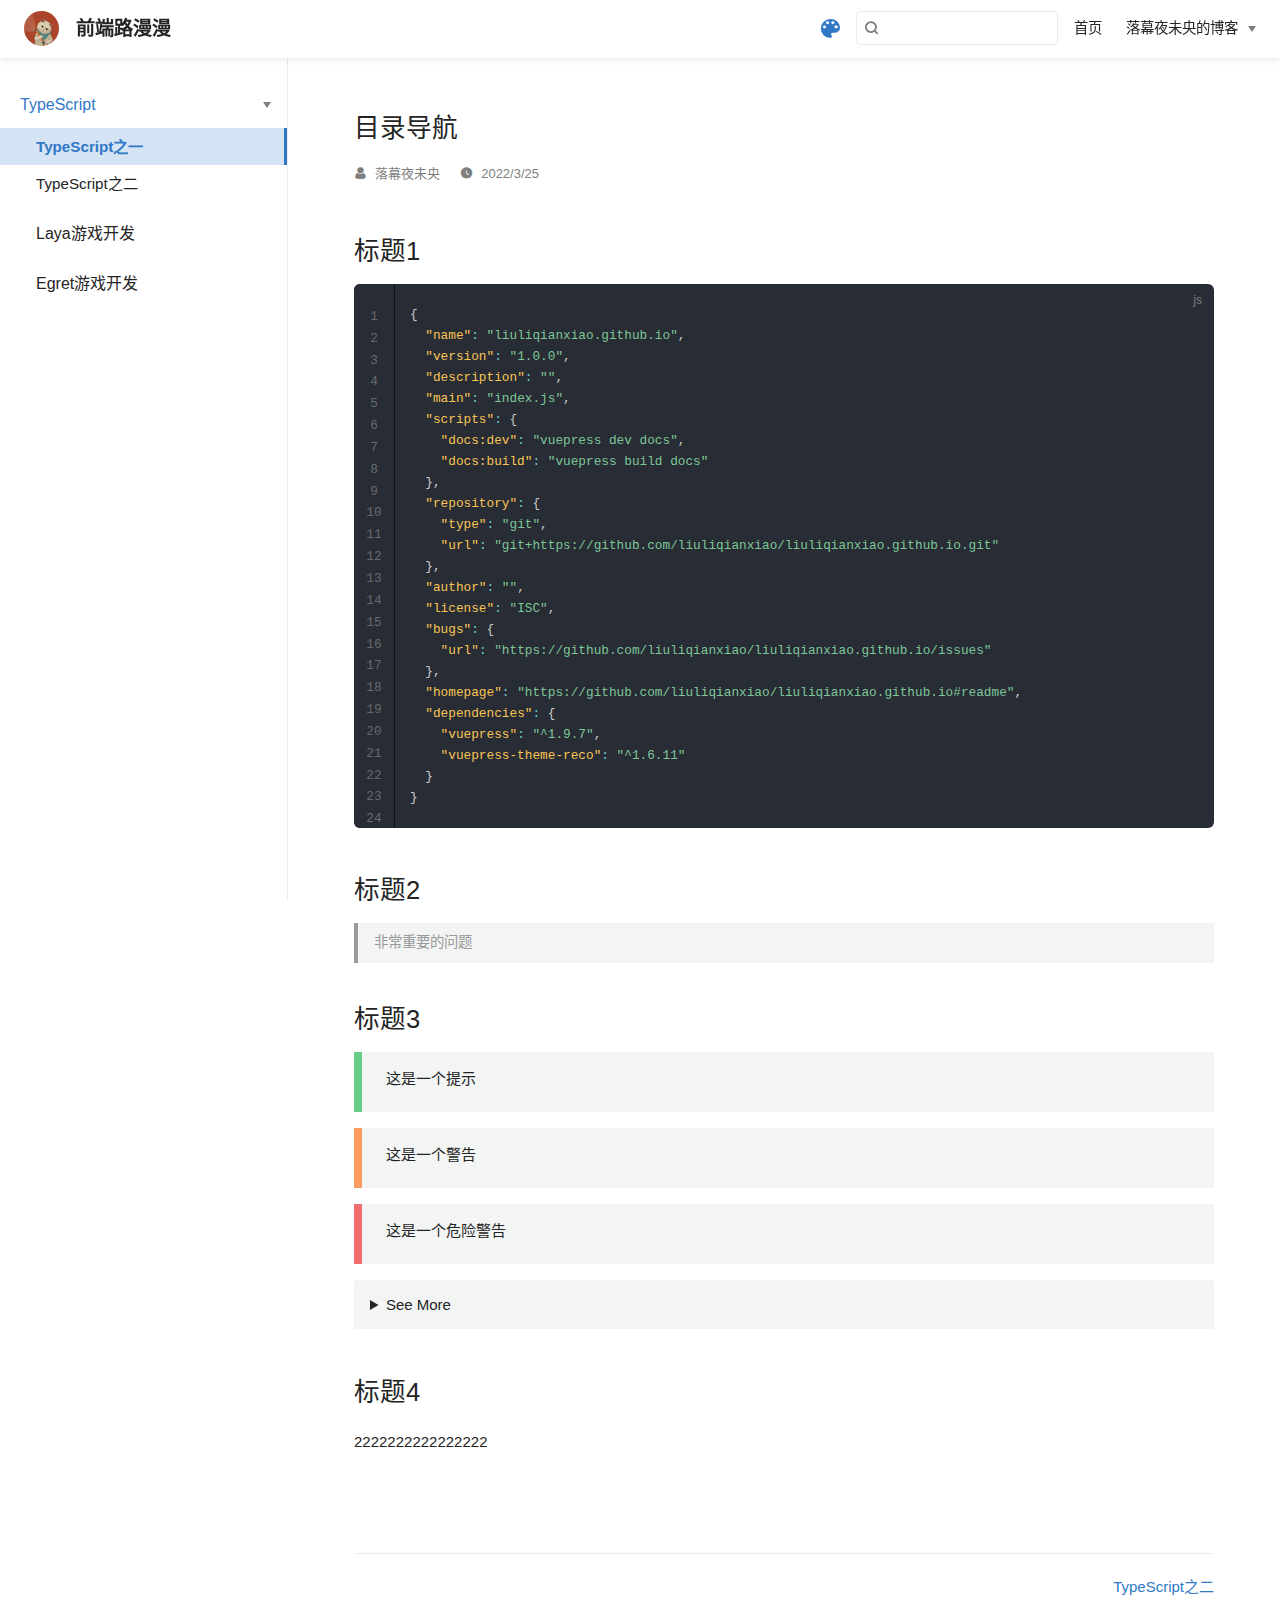
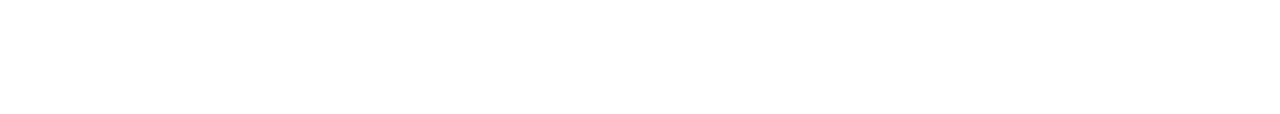
<file: index.html>
<!DOCTYPE html>
<html lang="zh-CN">
  <head>
    <meta charset="utf-8">
    <meta name="viewport" content="width=device-width,initial-scale=1">
    <title>前端路漫漫</title>
    <meta name="generator" content="VuePress 1.9.7">
    
    <meta name="description" content="TypeScript前端开发积累">
    
    <link rel="preload" href="/assets/css/0.styles.329dcc21.css" as="style"><link rel="preload" href="/assets/js/app.5ca8e1fa.js" as="script"><link rel="preload" href="/assets/js/3.d9dffe13.js" as="script"><link rel="preload" href="/assets/js/1.823b8826.js" as="script"><link rel="preload" href="/assets/js/12.eaddb934.js" as="script"><link rel="prefetch" href="/assets/js/10.39d8a2ac.js"><link rel="prefetch" href="/assets/js/11.d11e4c68.js"><link rel="prefetch" href="/assets/js/13.b3c1c47e.js"><link rel="prefetch" href="/assets/js/14.1a97a2e5.js"><link rel="prefetch" href="/assets/js/15.b276110c.js"><link rel="prefetch" href="/assets/js/4.9b1a3ab9.js"><link rel="prefetch" href="/assets/js/5.0f18707f.js"><link rel="prefetch" href="/assets/js/6.6c2418b1.js"><link rel="prefetch" href="/assets/js/7.cb87d11a.js"><link rel="prefetch" href="/assets/js/8.5095b810.js"><link rel="prefetch" href="/assets/js/9.6157eaed.js">
    <link rel="stylesheet" href="/assets/css/0.styles.329dcc21.css">
  </head>
  <body>
    <div id="app" data-server-rendered="true"><div class="theme-container" data-v-130b300a><div data-v-130b300a><div class="password-shadow password-wrapper-out" style="display:none;" data-v-25ba6db2 data-v-130b300a data-v-130b300a><h3 class="title" data-v-25ba6db2 data-v-25ba6db2>前端路漫漫</h3> <p class="description" data-v-25ba6db2 data-v-25ba6db2>TypeScript前端开发积累</p> <label id="box" class="inputBox" data-v-25ba6db2 data-v-25ba6db2><input type="password" value="" data-v-25ba6db2> <span data-v-25ba6db2>Konck! Knock!</span> <button data-v-25ba6db2>OK</button></label> <div class="footer" data-v-25ba6db2 data-v-25ba6db2><span data-v-25ba6db2><i class="iconfont reco-theme" data-v-25ba6db2></i> <a target="blank" href="https://vuepress-theme-reco.recoluan.com" data-v-25ba6db2>vuePress-theme-reco</a></span> <span data-v-25ba6db2><i class="iconfont reco-copyright" data-v-25ba6db2></i> <a data-v-25ba6db2><!---->
            
          <!---->
          2022
        </a></span></div></div> <div class="hide" data-v-130b300a><header class="navbar" data-v-130b300a><div class="sidebar-button"><svg xmlns="http://www.w3.org/2000/svg" aria-hidden="true" role="img" viewBox="0 0 448 512" class="icon"><path fill="currentColor" d="M436 124H12c-6.627 0-12-5.373-12-12V80c0-6.627 5.373-12 12-12h424c6.627 0 12 5.373 12 12v32c0 6.627-5.373 12-12 12zm0 160H12c-6.627 0-12-5.373-12-12v-32c0-6.627 5.373-12 12-12h424c6.627 0 12 5.373 12 12v32c0 6.627-5.373 12-12 12zm0 160H12c-6.627 0-12-5.373-12-12v-32c0-6.627 5.373-12 12-12h424c6.627 0 12 5.373 12 12v32c0 6.627-5.373 12-12 12z"></path></svg></div> <a href="/" aria-current="page" class="home-link router-link-exact-active router-link-active"><img src="/images/logo.jpg" alt="前端路漫漫" class="logo"> <span class="site-name">前端路漫漫</span></a> <div class="links"><div class="color-picker"><a class="color-button"><i class="iconfont reco-color"></i></a> <div class="color-picker-menu" style="display:none;"><div class="mode-options"><h4 class="title">Choose mode</h4> <ul class="color-mode-options"><li class="dark">dark</li><li class="auto active">auto</li><li class="light">light</li></ul></div></div></div> <div class="search-box"><i class="iconfont reco-search"></i> <input aria-label="Search" autocomplete="off" spellcheck="false" value=""> <!----></div> <nav class="nav-links can-hide"><div class="nav-item"><a href="/" aria-current="page" class="nav-link router-link-exact-active router-link-active"><i class="undefined"></i>
  首页
</a></div><div class="nav-item"><div class="dropdown-wrapper"><a class="dropdown-title"><span class="title"><i class="undefined"></i>
      落幕夜未央的博客
    </span> <span class="arrow right"></span></a> <ul class="nav-dropdown" style="display:none;"><li class="dropdown-item"><!----> <a href="https://github.com/liuliqianxiao" target="_blank" rel="noopener noreferrer" class="nav-link external"><i class="undefined"></i>
  Github
  <span><svg xmlns="http://www.w3.org/2000/svg" aria-hidden="true" focusable="false" x="0px" y="0px" viewBox="0 0 100 100" width="15" height="15" class="icon outbound"><path fill="currentColor" d="M18.8,85.1h56l0,0c2.2,0,4-1.8,4-4v-32h-8v28h-48v-48h28v-8h-32l0,0c-2.2,0-4,1.8-4,4v56C14.8,83.3,16.6,85.1,18.8,85.1z"></path> <polygon fill="currentColor" points="45.7,48.7 51.3,54.3 77.2,28.5 77.2,37.2 85.2,37.2 85.2,14.9 62.8,14.9 62.8,22.9 71.5,22.9"></polygon></svg> <span class="sr-only">(opens new window)</span></span></a></li><li class="dropdown-item"><!----> <a href="https://github.com/liuliqianxiao" target="_blank" rel="noopener noreferrer" class="nav-link external"><i class="undefined"></i>
  博客园
  <span><svg xmlns="http://www.w3.org/2000/svg" aria-hidden="true" focusable="false" x="0px" y="0px" viewBox="0 0 100 100" width="15" height="15" class="icon outbound"><path fill="currentColor" d="M18.8,85.1h56l0,0c2.2,0,4-1.8,4-4v-32h-8v28h-48v-48h28v-8h-32l0,0c-2.2,0-4,1.8-4,4v56C14.8,83.3,16.6,85.1,18.8,85.1z"></path> <polygon fill="currentColor" points="45.7,48.7 51.3,54.3 77.2,28.5 77.2,37.2 85.2,37.2 85.2,14.9 62.8,14.9 62.8,22.9 71.5,22.9"></polygon></svg> <span class="sr-only">(opens new window)</span></span></a></li></ul></div></div> <!----></nav></div></header> <div class="sidebar-mask" data-v-130b300a></div> <aside class="sidebar" data-v-130b300a><div class="personal-info-wrapper" data-v-39576ba9 data-v-130b300a><!----> <!----> <div class="num" data-v-39576ba9><div data-v-39576ba9><h3 data-v-39576ba9>2</h3> <h6 data-v-39576ba9>文章</h6></div> <div data-v-39576ba9><h3 data-v-39576ba9>0</h3> <h6 data-v-39576ba9>标签</h6></div></div> <ul class="social-links" data-v-39576ba9></ul> <hr data-v-39576ba9></div> <nav class="nav-links"><div class="nav-item"><a href="/" aria-current="page" class="nav-link router-link-exact-active router-link-active"><i class="undefined"></i>
  首页
</a></div><div class="nav-item"><div class="dropdown-wrapper"><a class="dropdown-title"><span class="title"><i class="undefined"></i>
      落幕夜未央的博客
    </span> <span class="arrow right"></span></a> <ul class="nav-dropdown" style="display:none;"><li class="dropdown-item"><!----> <a href="https://github.com/liuliqianxiao" target="_blank" rel="noopener noreferrer" class="nav-link external"><i class="undefined"></i>
  Github
  <span><svg xmlns="http://www.w3.org/2000/svg" aria-hidden="true" focusable="false" x="0px" y="0px" viewBox="0 0 100 100" width="15" height="15" class="icon outbound"><path fill="currentColor" d="M18.8,85.1h56l0,0c2.2,0,4-1.8,4-4v-32h-8v28h-48v-48h28v-8h-32l0,0c-2.2,0-4,1.8-4,4v56C14.8,83.3,16.6,85.1,18.8,85.1z"></path> <polygon fill="currentColor" points="45.7,48.7 51.3,54.3 77.2,28.5 77.2,37.2 85.2,37.2 85.2,14.9 62.8,14.9 62.8,22.9 71.5,22.9"></polygon></svg> <span class="sr-only">(opens new window)</span></span></a></li><li class="dropdown-item"><!----> <a href="https://github.com/liuliqianxiao" target="_blank" rel="noopener noreferrer" class="nav-link external"><i class="undefined"></i>
  博客园
  <span><svg xmlns="http://www.w3.org/2000/svg" aria-hidden="true" focusable="false" x="0px" y="0px" viewBox="0 0 100 100" width="15" height="15" class="icon outbound"><path fill="currentColor" d="M18.8,85.1h56l0,0c2.2,0,4-1.8,4-4v-32h-8v28h-48v-48h28v-8h-32l0,0c-2.2,0-4,1.8-4,4v56C14.8,83.3,16.6,85.1,18.8,85.1z"></path> <polygon fill="currentColor" points="45.7,48.7 51.3,54.3 77.2,28.5 77.2,37.2 85.2,37.2 85.2,14.9 62.8,14.9 62.8,22.9 71.5,22.9"></polygon></svg> <span class="sr-only">(opens new window)</span></span></a></li></ul></div></div> <!----></nav> <ul class="sidebar-links"><li><section class="sidebar-group collapsable depth-0"><a href="/TypeScript/" class="sidebar-heading clickable open"><span>TypeScript</span> <span class="arrow down"></span></a> <ul class="sidebar-links sidebar-group-items"><li><a href="/TypeScript/TypeScript之一.html" class="sidebar-link">TypeScript之一</a></li><li><a href="/TypeScript/TypeScript之二.html" class="sidebar-link">TypeScript之二</a></li></ul></section></li><li><a href="/Laya/" class="sidebar-link">Laya游戏开发</a></li><li><a href="/Egret/" class="sidebar-link">Egret游戏开发</a></li></ul> </aside> <div class="password-shadow password-wrapper-in" style="display:none;" data-v-25ba6db2 data-v-130b300a><h3 class="title" data-v-25ba6db2 data-v-25ba6db2></h3> <!----> <label id="box" class="inputBox" data-v-25ba6db2 data-v-25ba6db2><input type="password" value="" data-v-25ba6db2> <span data-v-25ba6db2>Konck! Knock!</span> <button data-v-25ba6db2>OK</button></label> <div class="footer" data-v-25ba6db2 data-v-25ba6db2><span data-v-25ba6db2><i class="iconfont reco-theme" data-v-25ba6db2></i> <a target="blank" href="https://vuepress-theme-reco.recoluan.com" data-v-25ba6db2>vuePress-theme-reco</a></span> <span data-v-25ba6db2><i class="iconfont reco-copyright" data-v-25ba6db2></i> <a data-v-25ba6db2><!---->
            
          <!---->
          2022
        </a></span></div></div> <div data-v-130b300a><main class="page" style="padding-right:0;"><section><div class="page-title"><h1 class="title"></h1> <div data-v-f875f3fc><!----> <!----> <!----> <!----></div></div> <div class="theme-reco-content content__default"><p>Hello,VuePress!</p></div></section> <footer class="page-edit"><!----> <!----></footer> <!----> <div class="comments-wrapper"><!----></div> <ul class="side-bar sub-sidebar-wrapper" style="width:0;" data-v-cb1513f6></ul></main> <!----></div></div></div></div><div class="global-ui"><div class="back-to-ceiling" style="right:1rem;bottom:6rem;width:2.5rem;height:2.5rem;border-radius:.25rem;line-height:2.5rem;display:none;" data-v-c6073ba8 data-v-c6073ba8><svg t="1574745035067" viewBox="0 0 1024 1024" version="1.1" xmlns="http://www.w3.org/2000/svg" p-id="5404" class="icon" data-v-c6073ba8><path d="M526.60727968 10.90185116a27.675 27.675 0 0 0-29.21455937 0c-131.36607665 82.28402758-218.69155461 228.01873535-218.69155402 394.07834331a462.20625001 462.20625001 0 0 0 5.36959153 69.94390903c1.00431239 6.55289093-0.34802892 13.13561351-3.76865779 18.80351572-32.63518765 54.11355614-51.75690182 118.55860487-51.7569018 187.94566865a371.06718723 371.06718723 0 0 0 11.50484808 91.98906777c6.53300375 25.50556257 41.68394495 28.14064038 52.69160883 4.22606766 17.37162448-37.73630017 42.14135425-72.50938081 72.80769204-103.21549295 2.18761121 3.04276886 4.15646224 6.24463696 6.40373557 9.22774369a1871.4375 1871.4375 0 0 0 140.04691725 5.34970492 1866.36093723 1866.36093723 0 0 0 140.04691723-5.34970492c2.24727335-2.98310674 4.21612437-6.18497483 6.3937923-9.2178004 30.66633723 30.70611158 55.4360664 65.4791928 72.80769147 103.21549355 11.00766384 23.91457269 46.15860503 21.27949489 52.69160879-4.22606768a371.15156223 371.15156223 0 0 0 11.514792-91.99901164c0-69.36717486-19.13165746-133.82216804-51.75690182-187.92578088-3.42062944-5.66790279-4.76302748-12.26056868-3.76865837-18.80351632a462.20625001 462.20625001 0 0 0 5.36959269-69.943909c-0.00994388-166.08943902-87.32547796-311.81420293-218.6915546-394.09823051zM605.93803103 357.87693858a93.93749974 93.93749974 0 1 1-187.89594924 6.1e-7 93.93749974 93.93749974 0 0 1 187.89594924-6.1e-7z" p-id="5405" data-v-c6073ba8></path><path d="M429.50777625 765.63860547C429.50777625 803.39355007 466.44236686 1000.39046097 512.00932183 1000.39046097c45.56695499 0 82.4922232-197.00623328 82.5015456-234.7518555 0-37.75494459-36.9345906-68.35043303-82.4922232-68.34111062-45.57627738-0.00932239-82.52019037 30.59548842-82.51086798 68.34111062z" p-id="5406" data-v-c6073ba8></path></svg></div></div></div>
    <script src="/assets/js/app.5ca8e1fa.js" defer></script><script src="/assets/js/3.d9dffe13.js" defer></script><script src="/assets/js/1.823b8826.js" defer></script><script src="/assets/js/12.eaddb934.js" defer></script>
  </body>
</html>
</file>
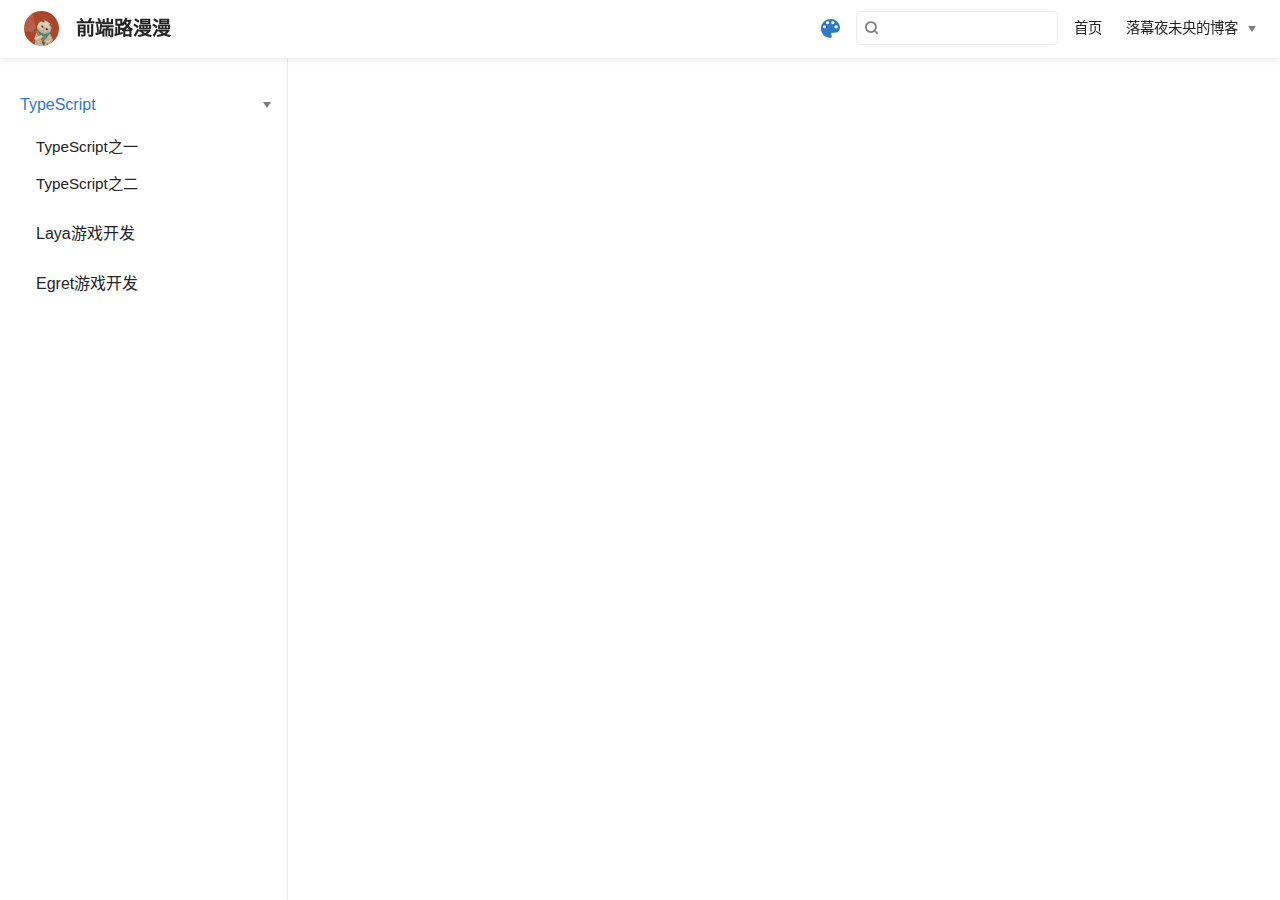
<file: categories/index.html>
<!DOCTYPE html>
<html lang="zh-CN">
  <head>
    <meta charset="utf-8">
    <meta name="viewport" content="width=device-width,initial-scale=1">
    <title>Categories | 前端路漫漫</title>
    <meta name="generator" content="VuePress 1.9.7">
    
    <meta name="description" content="TypeScript前端开发积累">
    
    <link rel="preload" href="/assets/css/0.styles.329dcc21.css" as="style"><link rel="preload" href="/assets/js/app.5ca8e1fa.js" as="script"><link rel="preload" href="/assets/js/3.d9dffe13.js" as="script"><link rel="preload" href="/assets/js/1.823b8826.js" as="script"><link rel="prefetch" href="/assets/js/10.39d8a2ac.js"><link rel="prefetch" href="/assets/js/11.d11e4c68.js"><link rel="prefetch" href="/assets/js/12.eaddb934.js"><link rel="prefetch" href="/assets/js/13.b3c1c47e.js"><link rel="prefetch" href="/assets/js/14.1a97a2e5.js"><link rel="prefetch" href="/assets/js/15.b276110c.js"><link rel="prefetch" href="/assets/js/4.9b1a3ab9.js"><link rel="prefetch" href="/assets/js/5.0f18707f.js"><link rel="prefetch" href="/assets/js/6.6c2418b1.js"><link rel="prefetch" href="/assets/js/7.cb87d11a.js"><link rel="prefetch" href="/assets/js/8.5095b810.js"><link rel="prefetch" href="/assets/js/9.6157eaed.js">
    <link rel="stylesheet" href="/assets/css/0.styles.329dcc21.css">
  </head>
  <body>
    <div id="app" data-server-rendered="true"><div class="theme-container" data-v-130b300a><div data-v-130b300a><div class="password-shadow password-wrapper-out" style="display:none;" data-v-25ba6db2 data-v-130b300a data-v-130b300a><h3 class="title" data-v-25ba6db2 data-v-25ba6db2>前端路漫漫</h3> <p class="description" data-v-25ba6db2 data-v-25ba6db2>TypeScript前端开发积累</p> <label id="box" class="inputBox" data-v-25ba6db2 data-v-25ba6db2><input type="password" value="" data-v-25ba6db2> <span data-v-25ba6db2>Konck! Knock!</span> <button data-v-25ba6db2>OK</button></label> <div class="footer" data-v-25ba6db2 data-v-25ba6db2><span data-v-25ba6db2><i class="iconfont reco-theme" data-v-25ba6db2></i> <a target="blank" href="https://vuepress-theme-reco.recoluan.com" data-v-25ba6db2>vuePress-theme-reco</a></span> <span data-v-25ba6db2><i class="iconfont reco-copyright" data-v-25ba6db2></i> <a data-v-25ba6db2><!---->
            
          <!---->
          2022
        </a></span></div></div> <div class="hide" data-v-130b300a><header class="navbar" data-v-130b300a><div class="sidebar-button"><svg xmlns="http://www.w3.org/2000/svg" aria-hidden="true" role="img" viewBox="0 0 448 512" class="icon"><path fill="currentColor" d="M436 124H12c-6.627 0-12-5.373-12-12V80c0-6.627 5.373-12 12-12h424c6.627 0 12 5.373 12 12v32c0 6.627-5.373 12-12 12zm0 160H12c-6.627 0-12-5.373-12-12v-32c0-6.627 5.373-12 12-12h424c6.627 0 12 5.373 12 12v32c0 6.627-5.373 12-12 12zm0 160H12c-6.627 0-12-5.373-12-12v-32c0-6.627 5.373-12 12-12h424c6.627 0 12 5.373 12 12v32c0 6.627-5.373 12-12 12z"></path></svg></div> <a href="/" class="home-link router-link-active"><img src="/images/logo.jpg" alt="前端路漫漫" class="logo"> <span class="site-name">前端路漫漫</span></a> <div class="links"><div class="color-picker"><a class="color-button"><i class="iconfont reco-color"></i></a> <div class="color-picker-menu" style="display:none;"><div class="mode-options"><h4 class="title">Choose mode</h4> <ul class="color-mode-options"><li class="dark">dark</li><li class="auto active">auto</li><li class="light">light</li></ul></div></div></div> <div class="search-box"><i class="iconfont reco-search"></i> <input aria-label="Search" autocomplete="off" spellcheck="false" value=""> <!----></div> <nav class="nav-links can-hide"><div class="nav-item"><a href="/" class="nav-link"><i class="undefined"></i>
  首页
</a></div><div class="nav-item"><div class="dropdown-wrapper"><a class="dropdown-title"><span class="title"><i class="undefined"></i>
      落幕夜未央的博客
    </span> <span class="arrow right"></span></a> <ul class="nav-dropdown" style="display:none;"><li class="dropdown-item"><!----> <a href="https://github.com/liuliqianxiao" target="_blank" rel="noopener noreferrer" class="nav-link external"><i class="undefined"></i>
  Github
  <span><svg xmlns="http://www.w3.org/2000/svg" aria-hidden="true" focusable="false" x="0px" y="0px" viewBox="0 0 100 100" width="15" height="15" class="icon outbound"><path fill="currentColor" d="M18.8,85.1h56l0,0c2.2,0,4-1.8,4-4v-32h-8v28h-48v-48h28v-8h-32l0,0c-2.2,0-4,1.8-4,4v56C14.8,83.3,16.6,85.1,18.8,85.1z"></path> <polygon fill="currentColor" points="45.7,48.7 51.3,54.3 77.2,28.5 77.2,37.2 85.2,37.2 85.2,14.9 62.8,14.9 62.8,22.9 71.5,22.9"></polygon></svg> <span class="sr-only">(opens new window)</span></span></a></li><li class="dropdown-item"><!----> <a href="https://github.com/liuliqianxiao" target="_blank" rel="noopener noreferrer" class="nav-link external"><i class="undefined"></i>
  博客园
  <span><svg xmlns="http://www.w3.org/2000/svg" aria-hidden="true" focusable="false" x="0px" y="0px" viewBox="0 0 100 100" width="15" height="15" class="icon outbound"><path fill="currentColor" d="M18.8,85.1h56l0,0c2.2,0,4-1.8,4-4v-32h-8v28h-48v-48h28v-8h-32l0,0c-2.2,0-4,1.8-4,4v56C14.8,83.3,16.6,85.1,18.8,85.1z"></path> <polygon fill="currentColor" points="45.7,48.7 51.3,54.3 77.2,28.5 77.2,37.2 85.2,37.2 85.2,14.9 62.8,14.9 62.8,22.9 71.5,22.9"></polygon></svg> <span class="sr-only">(opens new window)</span></span></a></li></ul></div></div> <!----></nav></div></header> <div class="sidebar-mask" data-v-130b300a></div> <aside class="sidebar" data-v-130b300a><div class="personal-info-wrapper" data-v-39576ba9 data-v-130b300a><!----> <!----> <div class="num" data-v-39576ba9><div data-v-39576ba9><h3 data-v-39576ba9>2</h3> <h6 data-v-39576ba9>文章</h6></div> <div data-v-39576ba9><h3 data-v-39576ba9>0</h3> <h6 data-v-39576ba9>标签</h6></div></div> <ul class="social-links" data-v-39576ba9></ul> <hr data-v-39576ba9></div> <nav class="nav-links"><div class="nav-item"><a href="/" class="nav-link"><i class="undefined"></i>
  首页
</a></div><div class="nav-item"><div class="dropdown-wrapper"><a class="dropdown-title"><span class="title"><i class="undefined"></i>
      落幕夜未央的博客
    </span> <span class="arrow right"></span></a> <ul class="nav-dropdown" style="display:none;"><li class="dropdown-item"><!----> <a href="https://github.com/liuliqianxiao" target="_blank" rel="noopener noreferrer" class="nav-link external"><i class="undefined"></i>
  Github
  <span><svg xmlns="http://www.w3.org/2000/svg" aria-hidden="true" focusable="false" x="0px" y="0px" viewBox="0 0 100 100" width="15" height="15" class="icon outbound"><path fill="currentColor" d="M18.8,85.1h56l0,0c2.2,0,4-1.8,4-4v-32h-8v28h-48v-48h28v-8h-32l0,0c-2.2,0-4,1.8-4,4v56C14.8,83.3,16.6,85.1,18.8,85.1z"></path> <polygon fill="currentColor" points="45.7,48.7 51.3,54.3 77.2,28.5 77.2,37.2 85.2,37.2 85.2,14.9 62.8,14.9 62.8,22.9 71.5,22.9"></polygon></svg> <span class="sr-only">(opens new window)</span></span></a></li><li class="dropdown-item"><!----> <a href="https://github.com/liuliqianxiao" target="_blank" rel="noopener noreferrer" class="nav-link external"><i class="undefined"></i>
  博客园
  <span><svg xmlns="http://www.w3.org/2000/svg" aria-hidden="true" focusable="false" x="0px" y="0px" viewBox="0 0 100 100" width="15" height="15" class="icon outbound"><path fill="currentColor" d="M18.8,85.1h56l0,0c2.2,0,4-1.8,4-4v-32h-8v28h-48v-48h28v-8h-32l0,0c-2.2,0-4,1.8-4,4v56C14.8,83.3,16.6,85.1,18.8,85.1z"></path> <polygon fill="currentColor" points="45.7,48.7 51.3,54.3 77.2,28.5 77.2,37.2 85.2,37.2 85.2,14.9 62.8,14.9 62.8,22.9 71.5,22.9"></polygon></svg> <span class="sr-only">(opens new window)</span></span></a></li></ul></div></div> <!----></nav> <ul class="sidebar-links"><li><section class="sidebar-group collapsable depth-0"><a href="/TypeScript/" class="sidebar-heading clickable open"><span>TypeScript</span> <span class="arrow down"></span></a> <ul class="sidebar-links sidebar-group-items"><li><a href="/TypeScript/TypeScript之一.html" class="sidebar-link">TypeScript之一</a></li><li><a href="/TypeScript/TypeScript之二.html" class="sidebar-link">TypeScript之二</a></li></ul></section></li><li><a href="/Laya/" class="sidebar-link">Laya游戏开发</a></li><li><a href="/Egret/" class="sidebar-link">Egret游戏开发</a></li></ul> </aside> <div class="password-shadow password-wrapper-in" style="display:none;" data-v-25ba6db2 data-v-130b300a><h3 class="title" data-v-25ba6db2 data-v-25ba6db2>Categories</h3> <!----> <label id="box" class="inputBox" data-v-25ba6db2 data-v-25ba6db2><input type="password" value="" data-v-25ba6db2> <span data-v-25ba6db2>Konck! Knock!</span> <button data-v-25ba6db2>OK</button></label> <div class="footer" data-v-25ba6db2 data-v-25ba6db2><span data-v-25ba6db2><i class="iconfont reco-theme" data-v-25ba6db2></i> <a target="blank" href="https://vuepress-theme-reco.recoluan.com" data-v-25ba6db2>vuePress-theme-reco</a></span> <span data-v-25ba6db2><i class="iconfont reco-copyright" data-v-25ba6db2></i> <a data-v-25ba6db2><!---->
            
          <!---->
          2022
        </a></span></div></div> <div data-v-130b300a><main class="page" style="padding-right:0;"><section><div class="page-title"><h1 class="title"></h1> <div data-v-f875f3fc><!----> <!----> <!----> <!----></div></div> <!----></section> <footer class="page-edit"><!----> <!----></footer> <!----> <div class="comments-wrapper"><!----></div> <ul class="side-bar sub-sidebar-wrapper" style="width:0;" data-v-cb1513f6></ul></main> <!----></div></div></div></div><div class="global-ui"><div class="back-to-ceiling" style="right:1rem;bottom:6rem;width:2.5rem;height:2.5rem;border-radius:.25rem;line-height:2.5rem;display:none;" data-v-c6073ba8 data-v-c6073ba8><svg t="1574745035067" viewBox="0 0 1024 1024" version="1.1" xmlns="http://www.w3.org/2000/svg" p-id="5404" class="icon" data-v-c6073ba8><path d="M526.60727968 10.90185116a27.675 27.675 0 0 0-29.21455937 0c-131.36607665 82.28402758-218.69155461 228.01873535-218.69155402 394.07834331a462.20625001 462.20625001 0 0 0 5.36959153 69.94390903c1.00431239 6.55289093-0.34802892 13.13561351-3.76865779 18.80351572-32.63518765 54.11355614-51.75690182 118.55860487-51.7569018 187.94566865a371.06718723 371.06718723 0 0 0 11.50484808 91.98906777c6.53300375 25.50556257 41.68394495 28.14064038 52.69160883 4.22606766 17.37162448-37.73630017 42.14135425-72.50938081 72.80769204-103.21549295 2.18761121 3.04276886 4.15646224 6.24463696 6.40373557 9.22774369a1871.4375 1871.4375 0 0 0 140.04691725 5.34970492 1866.36093723 1866.36093723 0 0 0 140.04691723-5.34970492c2.24727335-2.98310674 4.21612437-6.18497483 6.3937923-9.2178004 30.66633723 30.70611158 55.4360664 65.4791928 72.80769147 103.21549355 11.00766384 23.91457269 46.15860503 21.27949489 52.69160879-4.22606768a371.15156223 371.15156223 0 0 0 11.514792-91.99901164c0-69.36717486-19.13165746-133.82216804-51.75690182-187.92578088-3.42062944-5.66790279-4.76302748-12.26056868-3.76865837-18.80351632a462.20625001 462.20625001 0 0 0 5.36959269-69.943909c-0.00994388-166.08943902-87.32547796-311.81420293-218.6915546-394.09823051zM605.93803103 357.87693858a93.93749974 93.93749974 0 1 1-187.89594924 6.1e-7 93.93749974 93.93749974 0 0 1 187.89594924-6.1e-7z" p-id="5405" data-v-c6073ba8></path><path d="M429.50777625 765.63860547C429.50777625 803.39355007 466.44236686 1000.39046097 512.00932183 1000.39046097c45.56695499 0 82.4922232-197.00623328 82.5015456-234.7518555 0-37.75494459-36.9345906-68.35043303-82.4922232-68.34111062-45.57627738-0.00932239-82.52019037 30.59548842-82.51086798 68.34111062z" p-id="5406" data-v-c6073ba8></path></svg></div></div></div>
    <script src="/assets/js/app.5ca8e1fa.js" defer></script><script src="/assets/js/3.d9dffe13.js" defer></script><script src="/assets/js/1.823b8826.js" defer></script>
  </body>
</html>
</file>
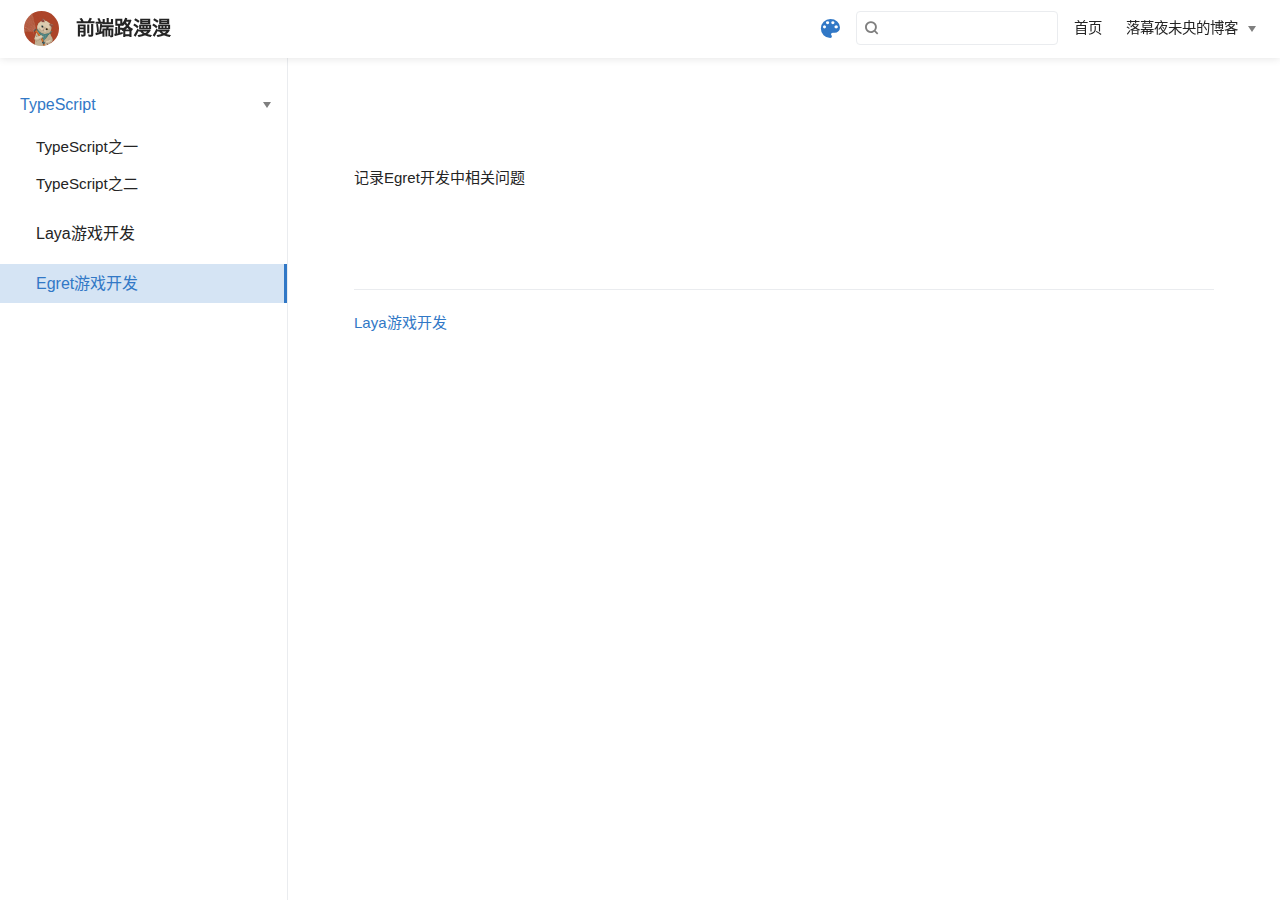
<file: Egret/index.html>
<!DOCTYPE html>
<html lang="zh-CN">
  <head>
    <meta charset="utf-8">
    <meta name="viewport" content="width=device-width,initial-scale=1">
    <title>前端路漫漫</title>
    <meta name="generator" content="VuePress 1.9.7">
    
    <meta name="description" content="TypeScript前端开发积累">
    
    <link rel="preload" href="/assets/css/0.styles.329dcc21.css" as="style"><link rel="preload" href="/assets/js/app.5ca8e1fa.js" as="script"><link rel="preload" href="/assets/js/3.d9dffe13.js" as="script"><link rel="preload" href="/assets/js/1.823b8826.js" as="script"><link rel="preload" href="/assets/js/10.39d8a2ac.js" as="script"><link rel="prefetch" href="/assets/js/11.d11e4c68.js"><link rel="prefetch" href="/assets/js/12.eaddb934.js"><link rel="prefetch" href="/assets/js/13.b3c1c47e.js"><link rel="prefetch" href="/assets/js/14.1a97a2e5.js"><link rel="prefetch" href="/assets/js/15.b276110c.js"><link rel="prefetch" href="/assets/js/4.9b1a3ab9.js"><link rel="prefetch" href="/assets/js/5.0f18707f.js"><link rel="prefetch" href="/assets/js/6.6c2418b1.js"><link rel="prefetch" href="/assets/js/7.cb87d11a.js"><link rel="prefetch" href="/assets/js/8.5095b810.js"><link rel="prefetch" href="/assets/js/9.6157eaed.js">
    <link rel="stylesheet" href="/assets/css/0.styles.329dcc21.css">
  </head>
  <body>
    <div id="app" data-server-rendered="true"><div class="theme-container" data-v-130b300a><div data-v-130b300a><div class="password-shadow password-wrapper-out" style="display:none;" data-v-25ba6db2 data-v-130b300a data-v-130b300a><h3 class="title" data-v-25ba6db2 data-v-25ba6db2>前端路漫漫</h3> <p class="description" data-v-25ba6db2 data-v-25ba6db2>TypeScript前端开发积累</p> <label id="box" class="inputBox" data-v-25ba6db2 data-v-25ba6db2><input type="password" value="" data-v-25ba6db2> <span data-v-25ba6db2>Konck! Knock!</span> <button data-v-25ba6db2>OK</button></label> <div class="footer" data-v-25ba6db2 data-v-25ba6db2><span data-v-25ba6db2><i class="iconfont reco-theme" data-v-25ba6db2></i> <a target="blank" href="https://vuepress-theme-reco.recoluan.com" data-v-25ba6db2>vuePress-theme-reco</a></span> <span data-v-25ba6db2><i class="iconfont reco-copyright" data-v-25ba6db2></i> <a data-v-25ba6db2><!---->
            
          <!---->
          2022
        </a></span></div></div> <div class="hide" data-v-130b300a><header class="navbar" data-v-130b300a><div class="sidebar-button"><svg xmlns="http://www.w3.org/2000/svg" aria-hidden="true" role="img" viewBox="0 0 448 512" class="icon"><path fill="currentColor" d="M436 124H12c-6.627 0-12-5.373-12-12V80c0-6.627 5.373-12 12-12h424c6.627 0 12 5.373 12 12v32c0 6.627-5.373 12-12 12zm0 160H12c-6.627 0-12-5.373-12-12v-32c0-6.627 5.373-12 12-12h424c6.627 0 12 5.373 12 12v32c0 6.627-5.373 12-12 12zm0 160H12c-6.627 0-12-5.373-12-12v-32c0-6.627 5.373-12 12-12h424c6.627 0 12 5.373 12 12v32c0 6.627-5.373 12-12 12z"></path></svg></div> <a href="/" class="home-link router-link-active"><img src="/images/logo.jpg" alt="前端路漫漫" class="logo"> <span class="site-name">前端路漫漫</span></a> <div class="links"><div class="color-picker"><a class="color-button"><i class="iconfont reco-color"></i></a> <div class="color-picker-menu" style="display:none;"><div class="mode-options"><h4 class="title">Choose mode</h4> <ul class="color-mode-options"><li class="dark">dark</li><li class="auto active">auto</li><li class="light">light</li></ul></div></div></div> <div class="search-box"><i class="iconfont reco-search"></i> <input aria-label="Search" autocomplete="off" spellcheck="false" value=""> <!----></div> <nav class="nav-links can-hide"><div class="nav-item"><a href="/" class="nav-link"><i class="undefined"></i>
  首页
</a></div><div class="nav-item"><div class="dropdown-wrapper"><a class="dropdown-title"><span class="title"><i class="undefined"></i>
      落幕夜未央的博客
    </span> <span class="arrow right"></span></a> <ul class="nav-dropdown" style="display:none;"><li class="dropdown-item"><!----> <a href="https://github.com/liuliqianxiao" target="_blank" rel="noopener noreferrer" class="nav-link external"><i class="undefined"></i>
  Github
  <span><svg xmlns="http://www.w3.org/2000/svg" aria-hidden="true" focusable="false" x="0px" y="0px" viewBox="0 0 100 100" width="15" height="15" class="icon outbound"><path fill="currentColor" d="M18.8,85.1h56l0,0c2.2,0,4-1.8,4-4v-32h-8v28h-48v-48h28v-8h-32l0,0c-2.2,0-4,1.8-4,4v56C14.8,83.3,16.6,85.1,18.8,85.1z"></path> <polygon fill="currentColor" points="45.7,48.7 51.3,54.3 77.2,28.5 77.2,37.2 85.2,37.2 85.2,14.9 62.8,14.9 62.8,22.9 71.5,22.9"></polygon></svg> <span class="sr-only">(opens new window)</span></span></a></li><li class="dropdown-item"><!----> <a href="https://github.com/liuliqianxiao" target="_blank" rel="noopener noreferrer" class="nav-link external"><i class="undefined"></i>
  博客园
  <span><svg xmlns="http://www.w3.org/2000/svg" aria-hidden="true" focusable="false" x="0px" y="0px" viewBox="0 0 100 100" width="15" height="15" class="icon outbound"><path fill="currentColor" d="M18.8,85.1h56l0,0c2.2,0,4-1.8,4-4v-32h-8v28h-48v-48h28v-8h-32l0,0c-2.2,0-4,1.8-4,4v56C14.8,83.3,16.6,85.1,18.8,85.1z"></path> <polygon fill="currentColor" points="45.7,48.7 51.3,54.3 77.2,28.5 77.2,37.2 85.2,37.2 85.2,14.9 62.8,14.9 62.8,22.9 71.5,22.9"></polygon></svg> <span class="sr-only">(opens new window)</span></span></a></li></ul></div></div> <!----></nav></div></header> <div class="sidebar-mask" data-v-130b300a></div> <aside class="sidebar" data-v-130b300a><div class="personal-info-wrapper" data-v-39576ba9 data-v-130b300a><!----> <!----> <div class="num" data-v-39576ba9><div data-v-39576ba9><h3 data-v-39576ba9>2</h3> <h6 data-v-39576ba9>文章</h6></div> <div data-v-39576ba9><h3 data-v-39576ba9>0</h3> <h6 data-v-39576ba9>标签</h6></div></div> <ul class="social-links" data-v-39576ba9></ul> <hr data-v-39576ba9></div> <nav class="nav-links"><div class="nav-item"><a href="/" class="nav-link"><i class="undefined"></i>
  首页
</a></div><div class="nav-item"><div class="dropdown-wrapper"><a class="dropdown-title"><span class="title"><i class="undefined"></i>
      落幕夜未央的博客
    </span> <span class="arrow right"></span></a> <ul class="nav-dropdown" style="display:none;"><li class="dropdown-item"><!----> <a href="https://github.com/liuliqianxiao" target="_blank" rel="noopener noreferrer" class="nav-link external"><i class="undefined"></i>
  Github
  <span><svg xmlns="http://www.w3.org/2000/svg" aria-hidden="true" focusable="false" x="0px" y="0px" viewBox="0 0 100 100" width="15" height="15" class="icon outbound"><path fill="currentColor" d="M18.8,85.1h56l0,0c2.2,0,4-1.8,4-4v-32h-8v28h-48v-48h28v-8h-32l0,0c-2.2,0-4,1.8-4,4v56C14.8,83.3,16.6,85.1,18.8,85.1z"></path> <polygon fill="currentColor" points="45.7,48.7 51.3,54.3 77.2,28.5 77.2,37.2 85.2,37.2 85.2,14.9 62.8,14.9 62.8,22.9 71.5,22.9"></polygon></svg> <span class="sr-only">(opens new window)</span></span></a></li><li class="dropdown-item"><!----> <a href="https://github.com/liuliqianxiao" target="_blank" rel="noopener noreferrer" class="nav-link external"><i class="undefined"></i>
  博客园
  <span><svg xmlns="http://www.w3.org/2000/svg" aria-hidden="true" focusable="false" x="0px" y="0px" viewBox="0 0 100 100" width="15" height="15" class="icon outbound"><path fill="currentColor" d="M18.8,85.1h56l0,0c2.2,0,4-1.8,4-4v-32h-8v28h-48v-48h28v-8h-32l0,0c-2.2,0-4,1.8-4,4v56C14.8,83.3,16.6,85.1,18.8,85.1z"></path> <polygon fill="currentColor" points="45.7,48.7 51.3,54.3 77.2,28.5 77.2,37.2 85.2,37.2 85.2,14.9 62.8,14.9 62.8,22.9 71.5,22.9"></polygon></svg> <span class="sr-only">(opens new window)</span></span></a></li></ul></div></div> <!----></nav> <ul class="sidebar-links"><li><section class="sidebar-group collapsable depth-0"><a href="/TypeScript/" class="sidebar-heading clickable open"><span>TypeScript</span> <span class="arrow down"></span></a> <ul class="sidebar-links sidebar-group-items"><li><a href="/TypeScript/TypeScript之一.html" class="sidebar-link">TypeScript之一</a></li><li><a href="/TypeScript/TypeScript之二.html" class="sidebar-link">TypeScript之二</a></li></ul></section></li><li><a href="/Laya/" class="sidebar-link">Laya游戏开发</a></li><li><a href="/Egret/" aria-current="page" class="active sidebar-link">Egret游戏开发</a></li></ul> </aside> <div class="password-shadow password-wrapper-in" style="display:none;" data-v-25ba6db2 data-v-130b300a><h3 class="title" data-v-25ba6db2 data-v-25ba6db2></h3> <!----> <label id="box" class="inputBox" data-v-25ba6db2 data-v-25ba6db2><input type="password" value="" data-v-25ba6db2> <span data-v-25ba6db2>Konck! Knock!</span> <button data-v-25ba6db2>OK</button></label> <div class="footer" data-v-25ba6db2 data-v-25ba6db2><span data-v-25ba6db2><i class="iconfont reco-theme" data-v-25ba6db2></i> <a target="blank" href="https://vuepress-theme-reco.recoluan.com" data-v-25ba6db2>vuePress-theme-reco</a></span> <span data-v-25ba6db2><i class="iconfont reco-copyright" data-v-25ba6db2></i> <a data-v-25ba6db2><!---->
            
          <!---->
          2022
        </a></span></div></div> <div data-v-130b300a><main class="page" style="padding-right:0;"><section><div class="page-title"><h1 class="title"></h1> <div data-v-f875f3fc><!----> <!----> <!----> <!----></div></div> <div class="theme-reco-content content__default"><p>记录Egret开发中相关问题</p></div></section> <footer class="page-edit"><!----> <!----></footer> <div class="page-nav"><p class="inner"><span class="prev"><a href="/Laya/" class="prev">
            Laya游戏开发
          </a></span> <!----></p></div> <div class="comments-wrapper"><!----></div> <ul class="side-bar sub-sidebar-wrapper" style="width:0;" data-v-cb1513f6></ul></main> <!----></div></div></div></div><div class="global-ui"><div class="back-to-ceiling" style="right:1rem;bottom:6rem;width:2.5rem;height:2.5rem;border-radius:.25rem;line-height:2.5rem;display:none;" data-v-c6073ba8 data-v-c6073ba8><svg t="1574745035067" viewBox="0 0 1024 1024" version="1.1" xmlns="http://www.w3.org/2000/svg" p-id="5404" class="icon" data-v-c6073ba8><path d="M526.60727968 10.90185116a27.675 27.675 0 0 0-29.21455937 0c-131.36607665 82.28402758-218.69155461 228.01873535-218.69155402 394.07834331a462.20625001 462.20625001 0 0 0 5.36959153 69.94390903c1.00431239 6.55289093-0.34802892 13.13561351-3.76865779 18.80351572-32.63518765 54.11355614-51.75690182 118.55860487-51.7569018 187.94566865a371.06718723 371.06718723 0 0 0 11.50484808 91.98906777c6.53300375 25.50556257 41.68394495 28.14064038 52.69160883 4.22606766 17.37162448-37.73630017 42.14135425-72.50938081 72.80769204-103.21549295 2.18761121 3.04276886 4.15646224 6.24463696 6.40373557 9.22774369a1871.4375 1871.4375 0 0 0 140.04691725 5.34970492 1866.36093723 1866.36093723 0 0 0 140.04691723-5.34970492c2.24727335-2.98310674 4.21612437-6.18497483 6.3937923-9.2178004 30.66633723 30.70611158 55.4360664 65.4791928 72.80769147 103.21549355 11.00766384 23.91457269 46.15860503 21.27949489 52.69160879-4.22606768a371.15156223 371.15156223 0 0 0 11.514792-91.99901164c0-69.36717486-19.13165746-133.82216804-51.75690182-187.92578088-3.42062944-5.66790279-4.76302748-12.26056868-3.76865837-18.80351632a462.20625001 462.20625001 0 0 0 5.36959269-69.943909c-0.00994388-166.08943902-87.32547796-311.81420293-218.6915546-394.09823051zM605.93803103 357.87693858a93.93749974 93.93749974 0 1 1-187.89594924 6.1e-7 93.93749974 93.93749974 0 0 1 187.89594924-6.1e-7z" p-id="5405" data-v-c6073ba8></path><path d="M429.50777625 765.63860547C429.50777625 803.39355007 466.44236686 1000.39046097 512.00932183 1000.39046097c45.56695499 0 82.4922232-197.00623328 82.5015456-234.7518555 0-37.75494459-36.9345906-68.35043303-82.4922232-68.34111062-45.57627738-0.00932239-82.52019037 30.59548842-82.51086798 68.34111062z" p-id="5406" data-v-c6073ba8></path></svg></div></div></div>
    <script src="/assets/js/app.5ca8e1fa.js" defer></script><script src="/assets/js/3.d9dffe13.js" defer></script><script src="/assets/js/1.823b8826.js" defer></script><script src="/assets/js/10.39d8a2ac.js" defer></script>
  </body>
</html>
</file>
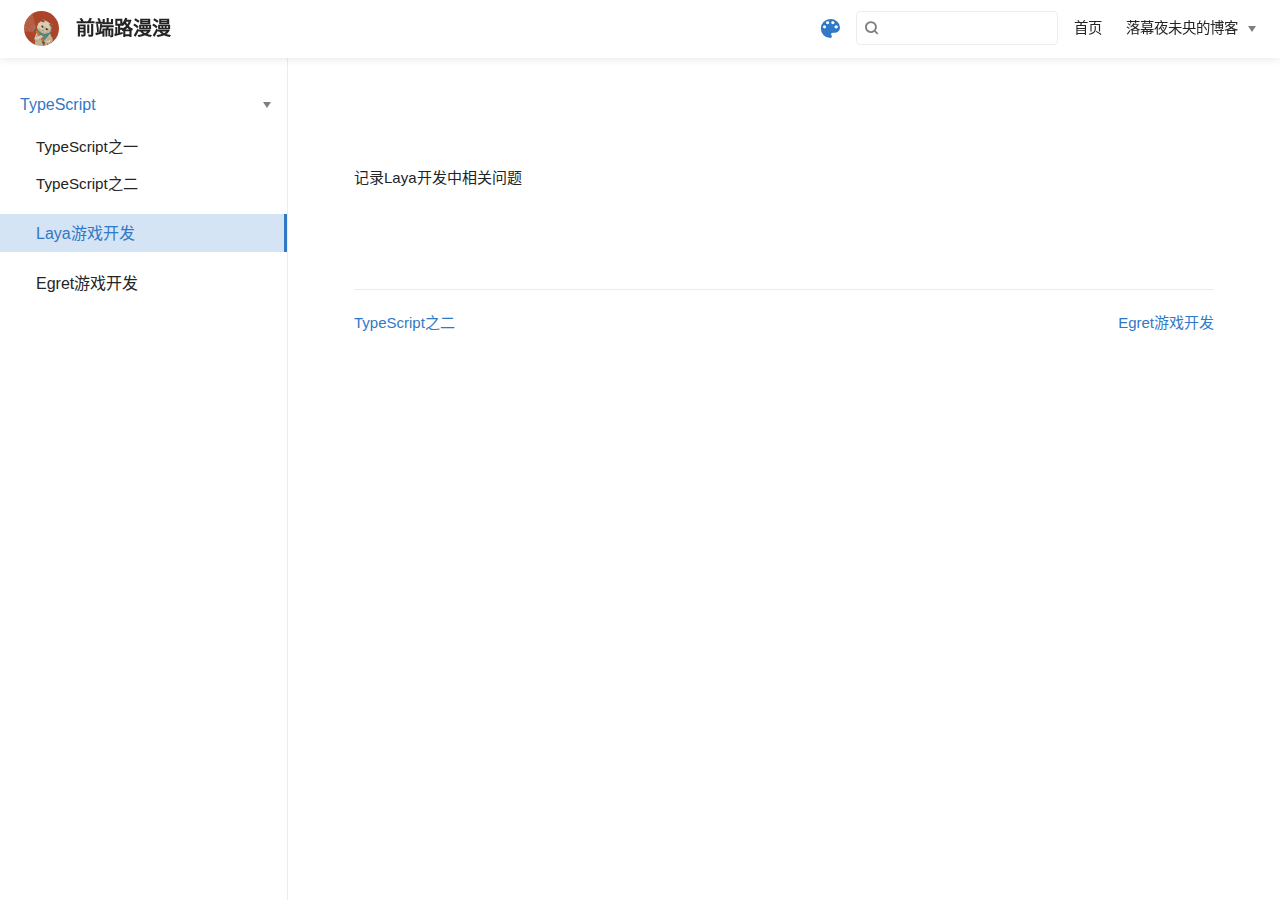
<file: Laya/index.html>
<!DOCTYPE html>
<html lang="zh-CN">
  <head>
    <meta charset="utf-8">
    <meta name="viewport" content="width=device-width,initial-scale=1">
    <title>前端路漫漫</title>
    <meta name="generator" content="VuePress 1.9.7">
    
    <meta name="description" content="TypeScript前端开发积累">
    
    <link rel="preload" href="/assets/css/0.styles.329dcc21.css" as="style"><link rel="preload" href="/assets/js/app.5ca8e1fa.js" as="script"><link rel="preload" href="/assets/js/3.d9dffe13.js" as="script"><link rel="preload" href="/assets/js/1.823b8826.js" as="script"><link rel="preload" href="/assets/js/11.d11e4c68.js" as="script"><link rel="prefetch" href="/assets/js/10.39d8a2ac.js"><link rel="prefetch" href="/assets/js/12.eaddb934.js"><link rel="prefetch" href="/assets/js/13.b3c1c47e.js"><link rel="prefetch" href="/assets/js/14.1a97a2e5.js"><link rel="prefetch" href="/assets/js/15.b276110c.js"><link rel="prefetch" href="/assets/js/4.9b1a3ab9.js"><link rel="prefetch" href="/assets/js/5.0f18707f.js"><link rel="prefetch" href="/assets/js/6.6c2418b1.js"><link rel="prefetch" href="/assets/js/7.cb87d11a.js"><link rel="prefetch" href="/assets/js/8.5095b810.js"><link rel="prefetch" href="/assets/js/9.6157eaed.js">
    <link rel="stylesheet" href="/assets/css/0.styles.329dcc21.css">
  </head>
  <body>
    <div id="app" data-server-rendered="true"><div class="theme-container" data-v-130b300a><div data-v-130b300a><div class="password-shadow password-wrapper-out" style="display:none;" data-v-25ba6db2 data-v-130b300a data-v-130b300a><h3 class="title" data-v-25ba6db2 data-v-25ba6db2>前端路漫漫</h3> <p class="description" data-v-25ba6db2 data-v-25ba6db2>TypeScript前端开发积累</p> <label id="box" class="inputBox" data-v-25ba6db2 data-v-25ba6db2><input type="password" value="" data-v-25ba6db2> <span data-v-25ba6db2>Konck! Knock!</span> <button data-v-25ba6db2>OK</button></label> <div class="footer" data-v-25ba6db2 data-v-25ba6db2><span data-v-25ba6db2><i class="iconfont reco-theme" data-v-25ba6db2></i> <a target="blank" href="https://vuepress-theme-reco.recoluan.com" data-v-25ba6db2>vuePress-theme-reco</a></span> <span data-v-25ba6db2><i class="iconfont reco-copyright" data-v-25ba6db2></i> <a data-v-25ba6db2><!---->
            
          <!---->
          2022
        </a></span></div></div> <div class="hide" data-v-130b300a><header class="navbar" data-v-130b300a><div class="sidebar-button"><svg xmlns="http://www.w3.org/2000/svg" aria-hidden="true" role="img" viewBox="0 0 448 512" class="icon"><path fill="currentColor" d="M436 124H12c-6.627 0-12-5.373-12-12V80c0-6.627 5.373-12 12-12h424c6.627 0 12 5.373 12 12v32c0 6.627-5.373 12-12 12zm0 160H12c-6.627 0-12-5.373-12-12v-32c0-6.627 5.373-12 12-12h424c6.627 0 12 5.373 12 12v32c0 6.627-5.373 12-12 12zm0 160H12c-6.627 0-12-5.373-12-12v-32c0-6.627 5.373-12 12-12h424c6.627 0 12 5.373 12 12v32c0 6.627-5.373 12-12 12z"></path></svg></div> <a href="/" class="home-link router-link-active"><img src="/images/logo.jpg" alt="前端路漫漫" class="logo"> <span class="site-name">前端路漫漫</span></a> <div class="links"><div class="color-picker"><a class="color-button"><i class="iconfont reco-color"></i></a> <div class="color-picker-menu" style="display:none;"><div class="mode-options"><h4 class="title">Choose mode</h4> <ul class="color-mode-options"><li class="dark">dark</li><li class="auto active">auto</li><li class="light">light</li></ul></div></div></div> <div class="search-box"><i class="iconfont reco-search"></i> <input aria-label="Search" autocomplete="off" spellcheck="false" value=""> <!----></div> <nav class="nav-links can-hide"><div class="nav-item"><a href="/" class="nav-link"><i class="undefined"></i>
  首页
</a></div><div class="nav-item"><div class="dropdown-wrapper"><a class="dropdown-title"><span class="title"><i class="undefined"></i>
      落幕夜未央的博客
    </span> <span class="arrow right"></span></a> <ul class="nav-dropdown" style="display:none;"><li class="dropdown-item"><!----> <a href="https://github.com/liuliqianxiao" target="_blank" rel="noopener noreferrer" class="nav-link external"><i class="undefined"></i>
  Github
  <span><svg xmlns="http://www.w3.org/2000/svg" aria-hidden="true" focusable="false" x="0px" y="0px" viewBox="0 0 100 100" width="15" height="15" class="icon outbound"><path fill="currentColor" d="M18.8,85.1h56l0,0c2.2,0,4-1.8,4-4v-32h-8v28h-48v-48h28v-8h-32l0,0c-2.2,0-4,1.8-4,4v56C14.8,83.3,16.6,85.1,18.8,85.1z"></path> <polygon fill="currentColor" points="45.7,48.7 51.3,54.3 77.2,28.5 77.2,37.2 85.2,37.2 85.2,14.9 62.8,14.9 62.8,22.9 71.5,22.9"></polygon></svg> <span class="sr-only">(opens new window)</span></span></a></li><li class="dropdown-item"><!----> <a href="https://github.com/liuliqianxiao" target="_blank" rel="noopener noreferrer" class="nav-link external"><i class="undefined"></i>
  博客园
  <span><svg xmlns="http://www.w3.org/2000/svg" aria-hidden="true" focusable="false" x="0px" y="0px" viewBox="0 0 100 100" width="15" height="15" class="icon outbound"><path fill="currentColor" d="M18.8,85.1h56l0,0c2.2,0,4-1.8,4-4v-32h-8v28h-48v-48h28v-8h-32l0,0c-2.2,0-4,1.8-4,4v56C14.8,83.3,16.6,85.1,18.8,85.1z"></path> <polygon fill="currentColor" points="45.7,48.7 51.3,54.3 77.2,28.5 77.2,37.2 85.2,37.2 85.2,14.9 62.8,14.9 62.8,22.9 71.5,22.9"></polygon></svg> <span class="sr-only">(opens new window)</span></span></a></li></ul></div></div> <!----></nav></div></header> <div class="sidebar-mask" data-v-130b300a></div> <aside class="sidebar" data-v-130b300a><div class="personal-info-wrapper" data-v-39576ba9 data-v-130b300a><!----> <!----> <div class="num" data-v-39576ba9><div data-v-39576ba9><h3 data-v-39576ba9>2</h3> <h6 data-v-39576ba9>文章</h6></div> <div data-v-39576ba9><h3 data-v-39576ba9>0</h3> <h6 data-v-39576ba9>标签</h6></div></div> <ul class="social-links" data-v-39576ba9></ul> <hr data-v-39576ba9></div> <nav class="nav-links"><div class="nav-item"><a href="/" class="nav-link"><i class="undefined"></i>
  首页
</a></div><div class="nav-item"><div class="dropdown-wrapper"><a class="dropdown-title"><span class="title"><i class="undefined"></i>
      落幕夜未央的博客
    </span> <span class="arrow right"></span></a> <ul class="nav-dropdown" style="display:none;"><li class="dropdown-item"><!----> <a href="https://github.com/liuliqianxiao" target="_blank" rel="noopener noreferrer" class="nav-link external"><i class="undefined"></i>
  Github
  <span><svg xmlns="http://www.w3.org/2000/svg" aria-hidden="true" focusable="false" x="0px" y="0px" viewBox="0 0 100 100" width="15" height="15" class="icon outbound"><path fill="currentColor" d="M18.8,85.1h56l0,0c2.2,0,4-1.8,4-4v-32h-8v28h-48v-48h28v-8h-32l0,0c-2.2,0-4,1.8-4,4v56C14.8,83.3,16.6,85.1,18.8,85.1z"></path> <polygon fill="currentColor" points="45.7,48.7 51.3,54.3 77.2,28.5 77.2,37.2 85.2,37.2 85.2,14.9 62.8,14.9 62.8,22.9 71.5,22.9"></polygon></svg> <span class="sr-only">(opens new window)</span></span></a></li><li class="dropdown-item"><!----> <a href="https://github.com/liuliqianxiao" target="_blank" rel="noopener noreferrer" class="nav-link external"><i class="undefined"></i>
  博客园
  <span><svg xmlns="http://www.w3.org/2000/svg" aria-hidden="true" focusable="false" x="0px" y="0px" viewBox="0 0 100 100" width="15" height="15" class="icon outbound"><path fill="currentColor" d="M18.8,85.1h56l0,0c2.2,0,4-1.8,4-4v-32h-8v28h-48v-48h28v-8h-32l0,0c-2.2,0-4,1.8-4,4v56C14.8,83.3,16.6,85.1,18.8,85.1z"></path> <polygon fill="currentColor" points="45.7,48.7 51.3,54.3 77.2,28.5 77.2,37.2 85.2,37.2 85.2,14.9 62.8,14.9 62.8,22.9 71.5,22.9"></polygon></svg> <span class="sr-only">(opens new window)</span></span></a></li></ul></div></div> <!----></nav> <ul class="sidebar-links"><li><section class="sidebar-group collapsable depth-0"><a href="/TypeScript/" class="sidebar-heading clickable open"><span>TypeScript</span> <span class="arrow down"></span></a> <ul class="sidebar-links sidebar-group-items"><li><a href="/TypeScript/TypeScript之一.html" class="sidebar-link">TypeScript之一</a></li><li><a href="/TypeScript/TypeScript之二.html" class="sidebar-link">TypeScript之二</a></li></ul></section></li><li><a href="/Laya/" aria-current="page" class="active sidebar-link">Laya游戏开发</a></li><li><a href="/Egret/" class="sidebar-link">Egret游戏开发</a></li></ul> </aside> <div class="password-shadow password-wrapper-in" style="display:none;" data-v-25ba6db2 data-v-130b300a><h3 class="title" data-v-25ba6db2 data-v-25ba6db2></h3> <!----> <label id="box" class="inputBox" data-v-25ba6db2 data-v-25ba6db2><input type="password" value="" data-v-25ba6db2> <span data-v-25ba6db2>Konck! Knock!</span> <button data-v-25ba6db2>OK</button></label> <div class="footer" data-v-25ba6db2 data-v-25ba6db2><span data-v-25ba6db2><i class="iconfont reco-theme" data-v-25ba6db2></i> <a target="blank" href="https://vuepress-theme-reco.recoluan.com" data-v-25ba6db2>vuePress-theme-reco</a></span> <span data-v-25ba6db2><i class="iconfont reco-copyright" data-v-25ba6db2></i> <a data-v-25ba6db2><!---->
            
          <!---->
          2022
        </a></span></div></div> <div data-v-130b300a><main class="page" style="padding-right:0;"><section><div class="page-title"><h1 class="title"></h1> <div data-v-f875f3fc><!----> <!----> <!----> <!----></div></div> <div class="theme-reco-content content__default"><p>记录Laya开发中相关问题</p></div></section> <footer class="page-edit"><!----> <!----></footer> <div class="page-nav"><p class="inner"><span class="prev"><a href="/TypeScript/TypeScript之二.html" class="prev">
            TypeScript之二
          </a></span> <span class="next"><a href="/Egret/">
            Egret游戏开发
          </a></span></p></div> <div class="comments-wrapper"><!----></div> <ul class="side-bar sub-sidebar-wrapper" style="width:0;" data-v-cb1513f6></ul></main> <!----></div></div></div></div><div class="global-ui"><div class="back-to-ceiling" style="right:1rem;bottom:6rem;width:2.5rem;height:2.5rem;border-radius:.25rem;line-height:2.5rem;display:none;" data-v-c6073ba8 data-v-c6073ba8><svg t="1574745035067" viewBox="0 0 1024 1024" version="1.1" xmlns="http://www.w3.org/2000/svg" p-id="5404" class="icon" data-v-c6073ba8><path d="M526.60727968 10.90185116a27.675 27.675 0 0 0-29.21455937 0c-131.36607665 82.28402758-218.69155461 228.01873535-218.69155402 394.07834331a462.20625001 462.20625001 0 0 0 5.36959153 69.94390903c1.00431239 6.55289093-0.34802892 13.13561351-3.76865779 18.80351572-32.63518765 54.11355614-51.75690182 118.55860487-51.7569018 187.94566865a371.06718723 371.06718723 0 0 0 11.50484808 91.98906777c6.53300375 25.50556257 41.68394495 28.14064038 52.69160883 4.22606766 17.37162448-37.73630017 42.14135425-72.50938081 72.80769204-103.21549295 2.18761121 3.04276886 4.15646224 6.24463696 6.40373557 9.22774369a1871.4375 1871.4375 0 0 0 140.04691725 5.34970492 1866.36093723 1866.36093723 0 0 0 140.04691723-5.34970492c2.24727335-2.98310674 4.21612437-6.18497483 6.3937923-9.2178004 30.66633723 30.70611158 55.4360664 65.4791928 72.80769147 103.21549355 11.00766384 23.91457269 46.15860503 21.27949489 52.69160879-4.22606768a371.15156223 371.15156223 0 0 0 11.514792-91.99901164c0-69.36717486-19.13165746-133.82216804-51.75690182-187.92578088-3.42062944-5.66790279-4.76302748-12.26056868-3.76865837-18.80351632a462.20625001 462.20625001 0 0 0 5.36959269-69.943909c-0.00994388-166.08943902-87.32547796-311.81420293-218.6915546-394.09823051zM605.93803103 357.87693858a93.93749974 93.93749974 0 1 1-187.89594924 6.1e-7 93.93749974 93.93749974 0 0 1 187.89594924-6.1e-7z" p-id="5405" data-v-c6073ba8></path><path d="M429.50777625 765.63860547C429.50777625 803.39355007 466.44236686 1000.39046097 512.00932183 1000.39046097c45.56695499 0 82.4922232-197.00623328 82.5015456-234.7518555 0-37.75494459-36.9345906-68.35043303-82.4922232-68.34111062-45.57627738-0.00932239-82.52019037 30.59548842-82.51086798 68.34111062z" p-id="5406" data-v-c6073ba8></path></svg></div></div></div>
    <script src="/assets/js/app.5ca8e1fa.js" defer></script><script src="/assets/js/3.d9dffe13.js" defer></script><script src="/assets/js/1.823b8826.js" defer></script><script src="/assets/js/11.d11e4c68.js" defer></script>
  </body>
</html>
</file>
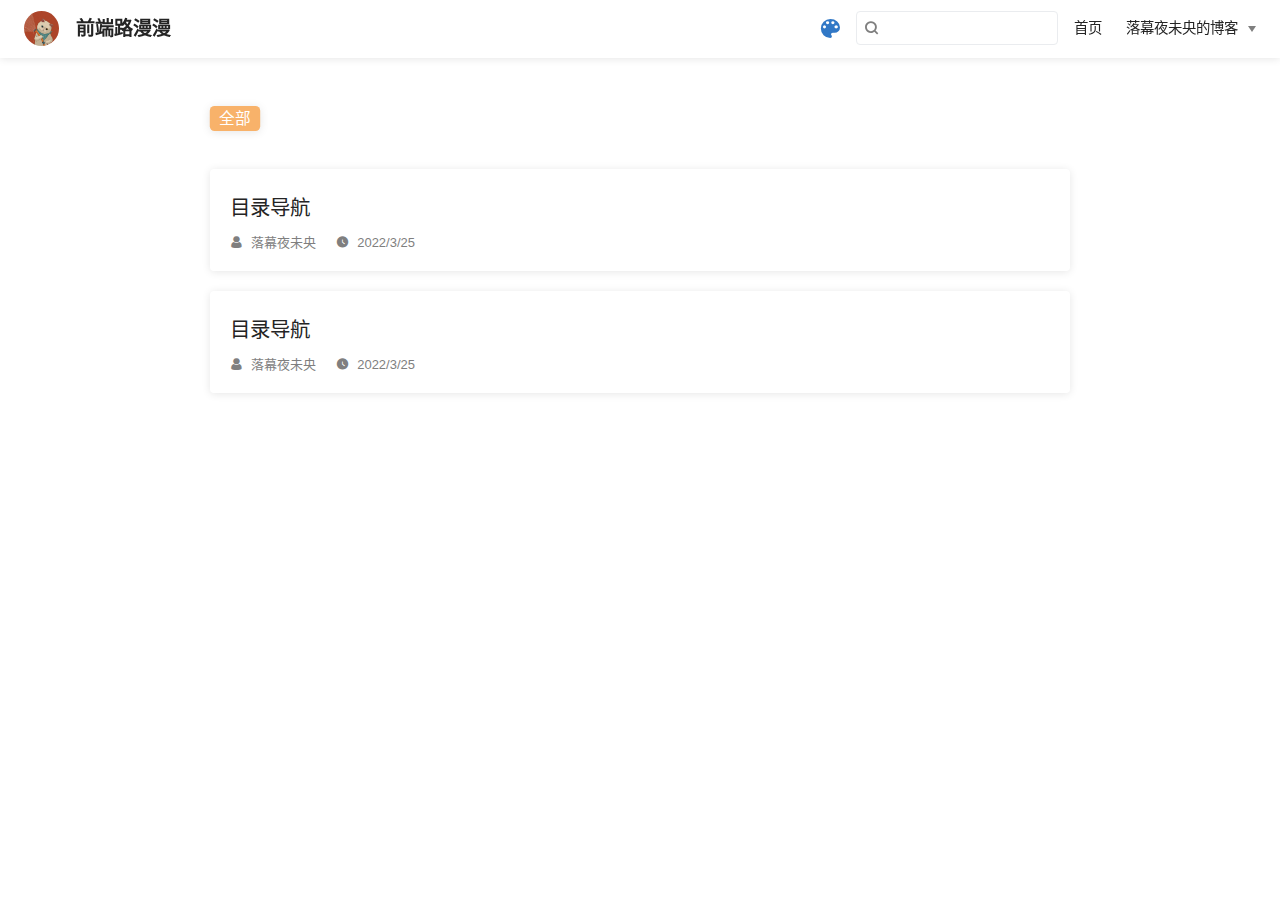
<file: tag/index.html>
<!DOCTYPE html>
<html lang="zh-CN">
  <head>
    <meta charset="utf-8">
    <meta name="viewport" content="width=device-width,initial-scale=1">
    <title>Tags | 前端路漫漫</title>
    <meta name="generator" content="VuePress 1.9.7">
    
    <meta name="description" content="TypeScript前端开发积累">
    
    <link rel="preload" href="/assets/css/0.styles.329dcc21.css" as="style"><link rel="preload" href="/assets/js/app.5ca8e1fa.js" as="script"><link rel="preload" href="/assets/js/5.0f18707f.js" as="script"><link rel="preload" href="/assets/js/1.823b8826.js" as="script"><link rel="prefetch" href="/assets/js/10.39d8a2ac.js"><link rel="prefetch" href="/assets/js/11.d11e4c68.js"><link rel="prefetch" href="/assets/js/12.eaddb934.js"><link rel="prefetch" href="/assets/js/13.b3c1c47e.js"><link rel="prefetch" href="/assets/js/14.1a97a2e5.js"><link rel="prefetch" href="/assets/js/15.b276110c.js"><link rel="prefetch" href="/assets/js/3.d9dffe13.js"><link rel="prefetch" href="/assets/js/4.9b1a3ab9.js"><link rel="prefetch" href="/assets/js/6.6c2418b1.js"><link rel="prefetch" href="/assets/js/7.cb87d11a.js"><link rel="prefetch" href="/assets/js/8.5095b810.js"><link rel="prefetch" href="/assets/js/9.6157eaed.js">
    <link rel="stylesheet" href="/assets/css/0.styles.329dcc21.css">
  </head>
  <body>
    <div id="app" data-server-rendered="true"><div class="theme-container tags-wrapper no-sidebar" data-v-130b300a data-v-615c9794><div data-v-130b300a><div class="password-shadow password-wrapper-out" style="display:none;" data-v-25ba6db2 data-v-130b300a data-v-130b300a><h3 class="title" data-v-25ba6db2 data-v-25ba6db2>前端路漫漫</h3> <p class="description" data-v-25ba6db2 data-v-25ba6db2>TypeScript前端开发积累</p> <label id="box" class="inputBox" data-v-25ba6db2 data-v-25ba6db2><input type="password" value="" data-v-25ba6db2> <span data-v-25ba6db2>Konck! Knock!</span> <button data-v-25ba6db2>OK</button></label> <div class="footer" data-v-25ba6db2 data-v-25ba6db2><span data-v-25ba6db2><i class="iconfont reco-theme" data-v-25ba6db2></i> <a target="blank" href="https://vuepress-theme-reco.recoluan.com" data-v-25ba6db2>vuePress-theme-reco</a></span> <span data-v-25ba6db2><i class="iconfont reco-copyright" data-v-25ba6db2></i> <a data-v-25ba6db2><!---->
            
          <!---->
          2022
        </a></span></div></div> <div class="hide" data-v-130b300a><header class="navbar" data-v-130b300a><div class="sidebar-button"><svg xmlns="http://www.w3.org/2000/svg" aria-hidden="true" role="img" viewBox="0 0 448 512" class="icon"><path fill="currentColor" d="M436 124H12c-6.627 0-12-5.373-12-12V80c0-6.627 5.373-12 12-12h424c6.627 0 12 5.373 12 12v32c0 6.627-5.373 12-12 12zm0 160H12c-6.627 0-12-5.373-12-12v-32c0-6.627 5.373-12 12-12h424c6.627 0 12 5.373 12 12v32c0 6.627-5.373 12-12 12zm0 160H12c-6.627 0-12-5.373-12-12v-32c0-6.627 5.373-12 12-12h424c6.627 0 12 5.373 12 12v32c0 6.627-5.373 12-12 12z"></path></svg></div> <a href="/" class="home-link router-link-active"><img src="/images/logo.jpg" alt="前端路漫漫" class="logo"> <span class="site-name">前端路漫漫</span></a> <div class="links"><div class="color-picker"><a class="color-button"><i class="iconfont reco-color"></i></a> <div class="color-picker-menu" style="display:none;"><div class="mode-options"><h4 class="title">Choose mode</h4> <ul class="color-mode-options"><li class="dark">dark</li><li class="auto active">auto</li><li class="light">light</li></ul></div></div></div> <div class="search-box"><i class="iconfont reco-search"></i> <input aria-label="Search" autocomplete="off" spellcheck="false" value=""> <!----></div> <nav class="nav-links can-hide"><div class="nav-item"><a href="/" class="nav-link"><i class="undefined"></i>
  首页
</a></div><div class="nav-item"><div class="dropdown-wrapper"><a class="dropdown-title"><span class="title"><i class="undefined"></i>
      落幕夜未央的博客
    </span> <span class="arrow right"></span></a> <ul class="nav-dropdown" style="display:none;"><li class="dropdown-item"><!----> <a href="https://github.com/liuliqianxiao" target="_blank" rel="noopener noreferrer" class="nav-link external"><i class="undefined"></i>
  Github
  <span><svg xmlns="http://www.w3.org/2000/svg" aria-hidden="true" focusable="false" x="0px" y="0px" viewBox="0 0 100 100" width="15" height="15" class="icon outbound"><path fill="currentColor" d="M18.8,85.1h56l0,0c2.2,0,4-1.8,4-4v-32h-8v28h-48v-48h28v-8h-32l0,0c-2.2,0-4,1.8-4,4v56C14.8,83.3,16.6,85.1,18.8,85.1z"></path> <polygon fill="currentColor" points="45.7,48.7 51.3,54.3 77.2,28.5 77.2,37.2 85.2,37.2 85.2,14.9 62.8,14.9 62.8,22.9 71.5,22.9"></polygon></svg> <span class="sr-only">(opens new window)</span></span></a></li><li class="dropdown-item"><!----> <a href="https://github.com/liuliqianxiao" target="_blank" rel="noopener noreferrer" class="nav-link external"><i class="undefined"></i>
  博客园
  <span><svg xmlns="http://www.w3.org/2000/svg" aria-hidden="true" focusable="false" x="0px" y="0px" viewBox="0 0 100 100" width="15" height="15" class="icon outbound"><path fill="currentColor" d="M18.8,85.1h56l0,0c2.2,0,4-1.8,4-4v-32h-8v28h-48v-48h28v-8h-32l0,0c-2.2,0-4,1.8-4,4v56C14.8,83.3,16.6,85.1,18.8,85.1z"></path> <polygon fill="currentColor" points="45.7,48.7 51.3,54.3 77.2,28.5 77.2,37.2 85.2,37.2 85.2,14.9 62.8,14.9 62.8,22.9 71.5,22.9"></polygon></svg> <span class="sr-only">(opens new window)</span></span></a></li></ul></div></div> <!----></nav></div></header> <div class="sidebar-mask" data-v-130b300a></div> <aside class="sidebar" data-v-130b300a><div class="personal-info-wrapper" data-v-39576ba9 data-v-130b300a><!----> <!----> <div class="num" data-v-39576ba9><div data-v-39576ba9><h3 data-v-39576ba9>2</h3> <h6 data-v-39576ba9>文章</h6></div> <div data-v-39576ba9><h3 data-v-39576ba9>0</h3> <h6 data-v-39576ba9>标签</h6></div></div> <ul class="social-links" data-v-39576ba9></ul> <hr data-v-39576ba9></div> <nav class="nav-links"><div class="nav-item"><a href="/" class="nav-link"><i class="undefined"></i>
  首页
</a></div><div class="nav-item"><div class="dropdown-wrapper"><a class="dropdown-title"><span class="title"><i class="undefined"></i>
      落幕夜未央的博客
    </span> <span class="arrow right"></span></a> <ul class="nav-dropdown" style="display:none;"><li class="dropdown-item"><!----> <a href="https://github.com/liuliqianxiao" target="_blank" rel="noopener noreferrer" class="nav-link external"><i class="undefined"></i>
  Github
  <span><svg xmlns="http://www.w3.org/2000/svg" aria-hidden="true" focusable="false" x="0px" y="0px" viewBox="0 0 100 100" width="15" height="15" class="icon outbound"><path fill="currentColor" d="M18.8,85.1h56l0,0c2.2,0,4-1.8,4-4v-32h-8v28h-48v-48h28v-8h-32l0,0c-2.2,0-4,1.8-4,4v56C14.8,83.3,16.6,85.1,18.8,85.1z"></path> <polygon fill="currentColor" points="45.7,48.7 51.3,54.3 77.2,28.5 77.2,37.2 85.2,37.2 85.2,14.9 62.8,14.9 62.8,22.9 71.5,22.9"></polygon></svg> <span class="sr-only">(opens new window)</span></span></a></li><li class="dropdown-item"><!----> <a href="https://github.com/liuliqianxiao" target="_blank" rel="noopener noreferrer" class="nav-link external"><i class="undefined"></i>
  博客园
  <span><svg xmlns="http://www.w3.org/2000/svg" aria-hidden="true" focusable="false" x="0px" y="0px" viewBox="0 0 100 100" width="15" height="15" class="icon outbound"><path fill="currentColor" d="M18.8,85.1h56l0,0c2.2,0,4-1.8,4-4v-32h-8v28h-48v-48h28v-8h-32l0,0c-2.2,0-4,1.8-4,4v56C14.8,83.3,16.6,85.1,18.8,85.1z"></path> <polygon fill="currentColor" points="45.7,48.7 51.3,54.3 77.2,28.5 77.2,37.2 85.2,37.2 85.2,14.9 62.8,14.9 62.8,22.9 71.5,22.9"></polygon></svg> <span class="sr-only">(opens new window)</span></span></a></li></ul></div></div> <!----></nav> <!----> </aside> <div class="password-shadow password-wrapper-in" style="display:none;" data-v-25ba6db2 data-v-130b300a><h3 class="title" data-v-25ba6db2 data-v-25ba6db2>Tags</h3> <!----> <label id="box" class="inputBox" data-v-25ba6db2 data-v-25ba6db2><input type="password" value="" data-v-25ba6db2> <span data-v-25ba6db2>Konck! Knock!</span> <button data-v-25ba6db2>OK</button></label> <div class="footer" data-v-25ba6db2 data-v-25ba6db2><span data-v-25ba6db2><i class="iconfont reco-theme" data-v-25ba6db2></i> <a target="blank" href="https://vuepress-theme-reco.recoluan.com" data-v-25ba6db2>vuePress-theme-reco</a></span> <span data-v-25ba6db2><i class="iconfont reco-copyright" data-v-25ba6db2></i> <a data-v-25ba6db2><!---->
            
          <!---->
          2022
        </a></span></div></div> <div data-v-130b300a><div class="tags" style="display:none;" data-v-285c9a44 data-v-615c9794 data-v-615c9794><span class="active" style="background-color:#67cc86;display:;" data-v-285c9a44>全部</span></div> <div class="abstract-wrapper list" style="display:none;" data-v-6cc0658a data-v-615c9794 data-v-615c9794><div class="abstract-item" data-v-ff2c8be0 data-v-6cc0658a><!----> <div class="title" data-v-ff2c8be0><!----> <a href="/TypeScript/TypeScript%E4%B9%8B%E4%B8%80.html" data-v-ff2c8be0>目录导航</a></div> <div class="abstract" data-v-ff2c8be0></div> <div data-v-f875f3fc data-v-ff2c8be0><i class="iconfont reco-account" data-v-f875f3fc><span data-v-f875f3fc>落幕夜未央</span></i> <i class="iconfont reco-date" data-v-f875f3fc><span data-v-f875f3fc>2022/3/25</span></i> <!----> <!----></div></div><div class="abstract-item" data-v-ff2c8be0 data-v-6cc0658a><!----> <div class="title" data-v-ff2c8be0><!----> <a href="/TypeScript/" data-v-ff2c8be0>目录导航</a></div> <div class="abstract" data-v-ff2c8be0></div> <div data-v-f875f3fc data-v-ff2c8be0><i class="iconfont reco-account" data-v-f875f3fc><span data-v-f875f3fc>落幕夜未央</span></i> <i class="iconfont reco-date" data-v-f875f3fc><span data-v-f875f3fc>2022/3/25</span></i> <!----> <!----></div></div> <div class="pagation pagation" style="display:none;" data-v-094d08e4 data-v-6cc0658a><div class="pagation-list" data-v-094d08e4><span unselectable="on" class="jump" style="display:none;" data-v-094d08e4>上一页</span> <span class="jump" style="display:none;" data-v-094d08e4>1</span> <span class="ellipsis" style="display:none;" data-v-094d08e4>...</span> <span class="jump bgprimary" data-v-094d08e4>1</span> <span class="ellipsis" style="display:none;" data-v-094d08e4>...</span> <span class="jump" style="display:none;" data-v-094d08e4>1</span> <span class="jump" style="display:none;" data-v-094d08e4>下一页</span> <span class="jumppoint" data-v-094d08e4>跳转至</span> <span class="jumpinp" data-v-094d08e4><input type="text" value="" data-v-094d08e4></span> <span class="jump gobtn" data-v-094d08e4>前往</span></div></div></div></div></div></div></div><div class="global-ui"><div class="back-to-ceiling" style="right:1rem;bottom:6rem;width:2.5rem;height:2.5rem;border-radius:.25rem;line-height:2.5rem;display:none;" data-v-c6073ba8 data-v-c6073ba8><svg t="1574745035067" viewBox="0 0 1024 1024" version="1.1" xmlns="http://www.w3.org/2000/svg" p-id="5404" class="icon" data-v-c6073ba8><path d="M526.60727968 10.90185116a27.675 27.675 0 0 0-29.21455937 0c-131.36607665 82.28402758-218.69155461 228.01873535-218.69155402 394.07834331a462.20625001 462.20625001 0 0 0 5.36959153 69.94390903c1.00431239 6.55289093-0.34802892 13.13561351-3.76865779 18.80351572-32.63518765 54.11355614-51.75690182 118.55860487-51.7569018 187.94566865a371.06718723 371.06718723 0 0 0 11.50484808 91.98906777c6.53300375 25.50556257 41.68394495 28.14064038 52.69160883 4.22606766 17.37162448-37.73630017 42.14135425-72.50938081 72.80769204-103.21549295 2.18761121 3.04276886 4.15646224 6.24463696 6.40373557 9.22774369a1871.4375 1871.4375 0 0 0 140.04691725 5.34970492 1866.36093723 1866.36093723 0 0 0 140.04691723-5.34970492c2.24727335-2.98310674 4.21612437-6.18497483 6.3937923-9.2178004 30.66633723 30.70611158 55.4360664 65.4791928 72.80769147 103.21549355 11.00766384 23.91457269 46.15860503 21.27949489 52.69160879-4.22606768a371.15156223 371.15156223 0 0 0 11.514792-91.99901164c0-69.36717486-19.13165746-133.82216804-51.75690182-187.92578088-3.42062944-5.66790279-4.76302748-12.26056868-3.76865837-18.80351632a462.20625001 462.20625001 0 0 0 5.36959269-69.943909c-0.00994388-166.08943902-87.32547796-311.81420293-218.6915546-394.09823051zM605.93803103 357.87693858a93.93749974 93.93749974 0 1 1-187.89594924 6.1e-7 93.93749974 93.93749974 0 0 1 187.89594924-6.1e-7z" p-id="5405" data-v-c6073ba8></path><path d="M429.50777625 765.63860547C429.50777625 803.39355007 466.44236686 1000.39046097 512.00932183 1000.39046097c45.56695499 0 82.4922232-197.00623328 82.5015456-234.7518555 0-37.75494459-36.9345906-68.35043303-82.4922232-68.34111062-45.57627738-0.00932239-82.52019037 30.59548842-82.51086798 68.34111062z" p-id="5406" data-v-c6073ba8></path></svg></div></div></div>
    <script src="/assets/js/app.5ca8e1fa.js" defer></script><script src="/assets/js/5.0f18707f.js" defer></script><script src="/assets/js/1.823b8826.js" defer></script>
  </body>
</html>
</file>
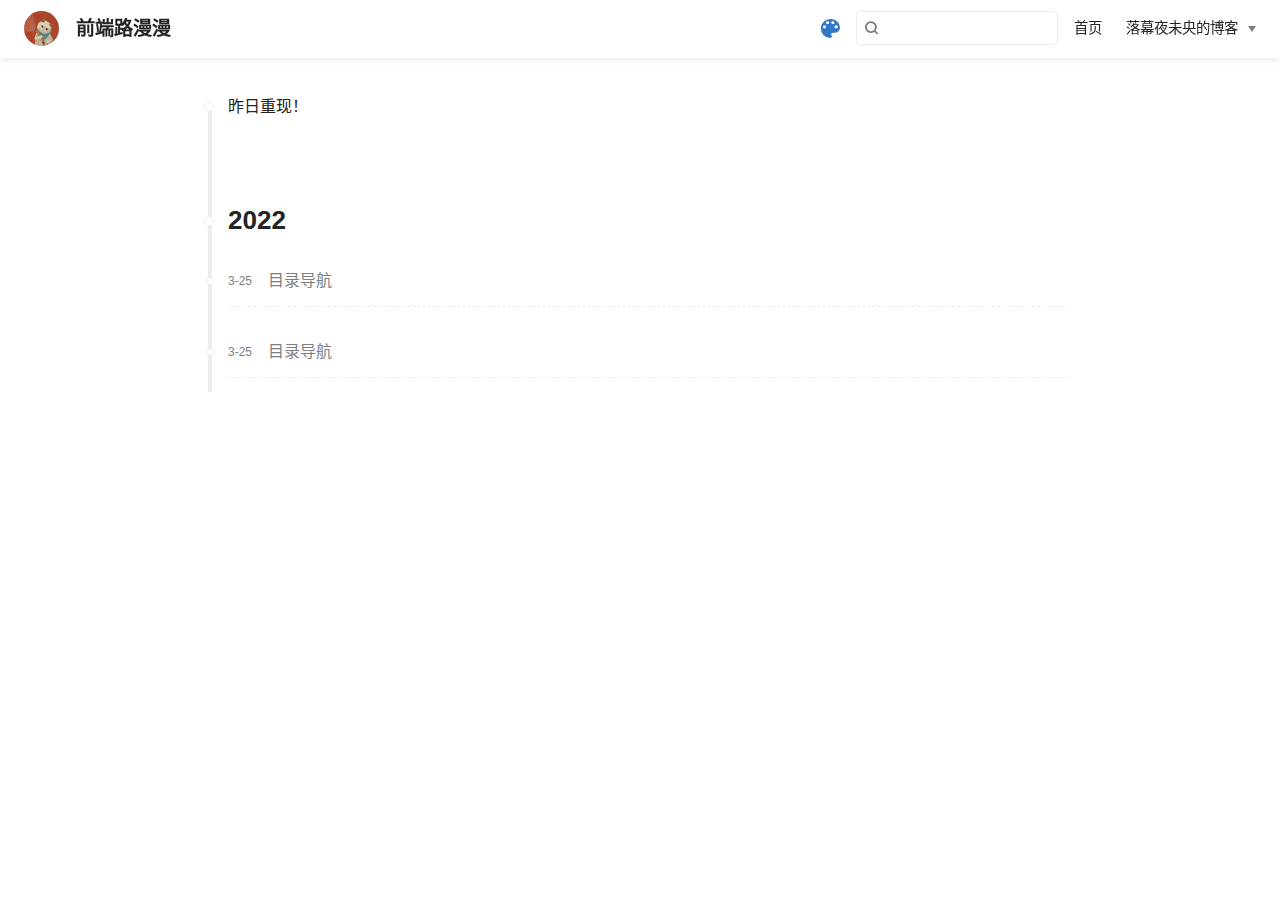
<file: timeline/index.html>
<!DOCTYPE html>
<html lang="zh-CN">
  <head>
    <meta charset="utf-8">
    <meta name="viewport" content="width=device-width,initial-scale=1">
    <title>Timeline | 前端路漫漫</title>
    <meta name="generator" content="VuePress 1.9.7">
    
    <meta name="description" content="TypeScript前端开发积累">
    
    <link rel="preload" href="/assets/css/0.styles.329dcc21.css" as="style"><link rel="preload" href="/assets/js/app.5ca8e1fa.js" as="script"><link rel="preload" href="/assets/js/8.5095b810.js" as="script"><link rel="preload" href="/assets/js/1.823b8826.js" as="script"><link rel="prefetch" href="/assets/js/10.39d8a2ac.js"><link rel="prefetch" href="/assets/js/11.d11e4c68.js"><link rel="prefetch" href="/assets/js/12.eaddb934.js"><link rel="prefetch" href="/assets/js/13.b3c1c47e.js"><link rel="prefetch" href="/assets/js/14.1a97a2e5.js"><link rel="prefetch" href="/assets/js/15.b276110c.js"><link rel="prefetch" href="/assets/js/3.d9dffe13.js"><link rel="prefetch" href="/assets/js/4.9b1a3ab9.js"><link rel="prefetch" href="/assets/js/5.0f18707f.js"><link rel="prefetch" href="/assets/js/6.6c2418b1.js"><link rel="prefetch" href="/assets/js/7.cb87d11a.js"><link rel="prefetch" href="/assets/js/9.6157eaed.js">
    <link rel="stylesheet" href="/assets/css/0.styles.329dcc21.css">
  </head>
  <body>
    <div id="app" data-server-rendered="true"><div class="theme-container timeline-wrapper no-sidebar" data-v-130b300a data-v-42b59284><div data-v-130b300a><div class="password-shadow password-wrapper-out" style="display:none;" data-v-25ba6db2 data-v-130b300a data-v-130b300a><h3 class="title" data-v-25ba6db2 data-v-25ba6db2>前端路漫漫</h3> <p class="description" data-v-25ba6db2 data-v-25ba6db2>TypeScript前端开发积累</p> <label id="box" class="inputBox" data-v-25ba6db2 data-v-25ba6db2><input type="password" value="" data-v-25ba6db2> <span data-v-25ba6db2>Konck! Knock!</span> <button data-v-25ba6db2>OK</button></label> <div class="footer" data-v-25ba6db2 data-v-25ba6db2><span data-v-25ba6db2><i class="iconfont reco-theme" data-v-25ba6db2></i> <a target="blank" href="https://vuepress-theme-reco.recoluan.com" data-v-25ba6db2>vuePress-theme-reco</a></span> <span data-v-25ba6db2><i class="iconfont reco-copyright" data-v-25ba6db2></i> <a data-v-25ba6db2><!---->
            
          <!---->
          2022
        </a></span></div></div> <div class="hide" data-v-130b300a><header class="navbar" data-v-130b300a><div class="sidebar-button"><svg xmlns="http://www.w3.org/2000/svg" aria-hidden="true" role="img" viewBox="0 0 448 512" class="icon"><path fill="currentColor" d="M436 124H12c-6.627 0-12-5.373-12-12V80c0-6.627 5.373-12 12-12h424c6.627 0 12 5.373 12 12v32c0 6.627-5.373 12-12 12zm0 160H12c-6.627 0-12-5.373-12-12v-32c0-6.627 5.373-12 12-12h424c6.627 0 12 5.373 12 12v32c0 6.627-5.373 12-12 12zm0 160H12c-6.627 0-12-5.373-12-12v-32c0-6.627 5.373-12 12-12h424c6.627 0 12 5.373 12 12v32c0 6.627-5.373 12-12 12z"></path></svg></div> <a href="/" class="home-link router-link-active"><img src="/images/logo.jpg" alt="前端路漫漫" class="logo"> <span class="site-name">前端路漫漫</span></a> <div class="links"><div class="color-picker"><a class="color-button"><i class="iconfont reco-color"></i></a> <div class="color-picker-menu" style="display:none;"><div class="mode-options"><h4 class="title">Choose mode</h4> <ul class="color-mode-options"><li class="dark">dark</li><li class="auto active">auto</li><li class="light">light</li></ul></div></div></div> <div class="search-box"><i class="iconfont reco-search"></i> <input aria-label="Search" autocomplete="off" spellcheck="false" value=""> <!----></div> <nav class="nav-links can-hide"><div class="nav-item"><a href="/" class="nav-link"><i class="undefined"></i>
  首页
</a></div><div class="nav-item"><div class="dropdown-wrapper"><a class="dropdown-title"><span class="title"><i class="undefined"></i>
      落幕夜未央的博客
    </span> <span class="arrow right"></span></a> <ul class="nav-dropdown" style="display:none;"><li class="dropdown-item"><!----> <a href="https://github.com/liuliqianxiao" target="_blank" rel="noopener noreferrer" class="nav-link external"><i class="undefined"></i>
  Github
  <span><svg xmlns="http://www.w3.org/2000/svg" aria-hidden="true" focusable="false" x="0px" y="0px" viewBox="0 0 100 100" width="15" height="15" class="icon outbound"><path fill="currentColor" d="M18.8,85.1h56l0,0c2.2,0,4-1.8,4-4v-32h-8v28h-48v-48h28v-8h-32l0,0c-2.2,0-4,1.8-4,4v56C14.8,83.3,16.6,85.1,18.8,85.1z"></path> <polygon fill="currentColor" points="45.7,48.7 51.3,54.3 77.2,28.5 77.2,37.2 85.2,37.2 85.2,14.9 62.8,14.9 62.8,22.9 71.5,22.9"></polygon></svg> <span class="sr-only">(opens new window)</span></span></a></li><li class="dropdown-item"><!----> <a href="https://github.com/liuliqianxiao" target="_blank" rel="noopener noreferrer" class="nav-link external"><i class="undefined"></i>
  博客园
  <span><svg xmlns="http://www.w3.org/2000/svg" aria-hidden="true" focusable="false" x="0px" y="0px" viewBox="0 0 100 100" width="15" height="15" class="icon outbound"><path fill="currentColor" d="M18.8,85.1h56l0,0c2.2,0,4-1.8,4-4v-32h-8v28h-48v-48h28v-8h-32l0,0c-2.2,0-4,1.8-4,4v56C14.8,83.3,16.6,85.1,18.8,85.1z"></path> <polygon fill="currentColor" points="45.7,48.7 51.3,54.3 77.2,28.5 77.2,37.2 85.2,37.2 85.2,14.9 62.8,14.9 62.8,22.9 71.5,22.9"></polygon></svg> <span class="sr-only">(opens new window)</span></span></a></li></ul></div></div> <!----></nav></div></header> <div class="sidebar-mask" data-v-130b300a></div> <aside class="sidebar" data-v-130b300a><div class="personal-info-wrapper" data-v-39576ba9 data-v-130b300a><!----> <!----> <div class="num" data-v-39576ba9><div data-v-39576ba9><h3 data-v-39576ba9>2</h3> <h6 data-v-39576ba9>文章</h6></div> <div data-v-39576ba9><h3 data-v-39576ba9>0</h3> <h6 data-v-39576ba9>标签</h6></div></div> <ul class="social-links" data-v-39576ba9></ul> <hr data-v-39576ba9></div> <nav class="nav-links"><div class="nav-item"><a href="/" class="nav-link"><i class="undefined"></i>
  首页
</a></div><div class="nav-item"><div class="dropdown-wrapper"><a class="dropdown-title"><span class="title"><i class="undefined"></i>
      落幕夜未央的博客
    </span> <span class="arrow right"></span></a> <ul class="nav-dropdown" style="display:none;"><li class="dropdown-item"><!----> <a href="https://github.com/liuliqianxiao" target="_blank" rel="noopener noreferrer" class="nav-link external"><i class="undefined"></i>
  Github
  <span><svg xmlns="http://www.w3.org/2000/svg" aria-hidden="true" focusable="false" x="0px" y="0px" viewBox="0 0 100 100" width="15" height="15" class="icon outbound"><path fill="currentColor" d="M18.8,85.1h56l0,0c2.2,0,4-1.8,4-4v-32h-8v28h-48v-48h28v-8h-32l0,0c-2.2,0-4,1.8-4,4v56C14.8,83.3,16.6,85.1,18.8,85.1z"></path> <polygon fill="currentColor" points="45.7,48.7 51.3,54.3 77.2,28.5 77.2,37.2 85.2,37.2 85.2,14.9 62.8,14.9 62.8,22.9 71.5,22.9"></polygon></svg> <span class="sr-only">(opens new window)</span></span></a></li><li class="dropdown-item"><!----> <a href="https://github.com/liuliqianxiao" target="_blank" rel="noopener noreferrer" class="nav-link external"><i class="undefined"></i>
  博客园
  <span><svg xmlns="http://www.w3.org/2000/svg" aria-hidden="true" focusable="false" x="0px" y="0px" viewBox="0 0 100 100" width="15" height="15" class="icon outbound"><path fill="currentColor" d="M18.8,85.1h56l0,0c2.2,0,4-1.8,4-4v-32h-8v28h-48v-48h28v-8h-32l0,0c-2.2,0-4,1.8-4,4v56C14.8,83.3,16.6,85.1,18.8,85.1z"></path> <polygon fill="currentColor" points="45.7,48.7 51.3,54.3 77.2,28.5 77.2,37.2 85.2,37.2 85.2,14.9 62.8,14.9 62.8,22.9 71.5,22.9"></polygon></svg> <span class="sr-only">(opens new window)</span></span></a></li></ul></div></div> <!----></nav> <!----> </aside> <div class="password-shadow password-wrapper-in" style="display:none;" data-v-25ba6db2 data-v-130b300a><h3 class="title" data-v-25ba6db2 data-v-25ba6db2>Timeline</h3> <!----> <label id="box" class="inputBox" data-v-25ba6db2 data-v-25ba6db2><input type="password" value="" data-v-25ba6db2> <span data-v-25ba6db2>Konck! Knock!</span> <button data-v-25ba6db2>OK</button></label> <div class="footer" data-v-25ba6db2 data-v-25ba6db2><span data-v-25ba6db2><i class="iconfont reco-theme" data-v-25ba6db2></i> <a target="blank" href="https://vuepress-theme-reco.recoluan.com" data-v-25ba6db2>vuePress-theme-reco</a></span> <span data-v-25ba6db2><i class="iconfont reco-copyright" data-v-25ba6db2></i> <a data-v-25ba6db2><!---->
            
          <!---->
          2022
        </a></span></div></div> <div data-v-130b300a><ul class="timeline-content" data-v-130b300a data-v-42b59284><li class="desc" style="display:none;" data-v-42b59284 data-v-42b59284>昨日重现！</li> <li style="display:none;" data-v-42b59284 data-v-42b59284><h3 class="year" data-v-42b59284>2022</h3> <ul class="year-wrapper" data-v-42b59284><li data-v-42b59284><span class="date" data-v-42b59284>3-25</span> <span class="title" data-v-42b59284>目录导航</span></li><li data-v-42b59284><span class="date" data-v-42b59284>3-25</span> <span class="title" data-v-42b59284>目录导航</span></li></ul></li></ul></div></div></div></div><div class="global-ui"><div class="back-to-ceiling" style="right:1rem;bottom:6rem;width:2.5rem;height:2.5rem;border-radius:.25rem;line-height:2.5rem;display:none;" data-v-c6073ba8 data-v-c6073ba8><svg t="1574745035067" viewBox="0 0 1024 1024" version="1.1" xmlns="http://www.w3.org/2000/svg" p-id="5404" class="icon" data-v-c6073ba8><path d="M526.60727968 10.90185116a27.675 27.675 0 0 0-29.21455937 0c-131.36607665 82.28402758-218.69155461 228.01873535-218.69155402 394.07834331a462.20625001 462.20625001 0 0 0 5.36959153 69.94390903c1.00431239 6.55289093-0.34802892 13.13561351-3.76865779 18.80351572-32.63518765 54.11355614-51.75690182 118.55860487-51.7569018 187.94566865a371.06718723 371.06718723 0 0 0 11.50484808 91.98906777c6.53300375 25.50556257 41.68394495 28.14064038 52.69160883 4.22606766 17.37162448-37.73630017 42.14135425-72.50938081 72.80769204-103.21549295 2.18761121 3.04276886 4.15646224 6.24463696 6.40373557 9.22774369a1871.4375 1871.4375 0 0 0 140.04691725 5.34970492 1866.36093723 1866.36093723 0 0 0 140.04691723-5.34970492c2.24727335-2.98310674 4.21612437-6.18497483 6.3937923-9.2178004 30.66633723 30.70611158 55.4360664 65.4791928 72.80769147 103.21549355 11.00766384 23.91457269 46.15860503 21.27949489 52.69160879-4.22606768a371.15156223 371.15156223 0 0 0 11.514792-91.99901164c0-69.36717486-19.13165746-133.82216804-51.75690182-187.92578088-3.42062944-5.66790279-4.76302748-12.26056868-3.76865837-18.80351632a462.20625001 462.20625001 0 0 0 5.36959269-69.943909c-0.00994388-166.08943902-87.32547796-311.81420293-218.6915546-394.09823051zM605.93803103 357.87693858a93.93749974 93.93749974 0 1 1-187.89594924 6.1e-7 93.93749974 93.93749974 0 0 1 187.89594924-6.1e-7z" p-id="5405" data-v-c6073ba8></path><path d="M429.50777625 765.63860547C429.50777625 803.39355007 466.44236686 1000.39046097 512.00932183 1000.39046097c45.56695499 0 82.4922232-197.00623328 82.5015456-234.7518555 0-37.75494459-36.9345906-68.35043303-82.4922232-68.34111062-45.57627738-0.00932239-82.52019037 30.59548842-82.51086798 68.34111062z" p-id="5406" data-v-c6073ba8></path></svg></div></div></div>
    <script src="/assets/js/app.5ca8e1fa.js" defer></script><script src="/assets/js/8.5095b810.js" defer></script><script src="/assets/js/1.823b8826.js" defer></script>
  </body>
</html>
</file>
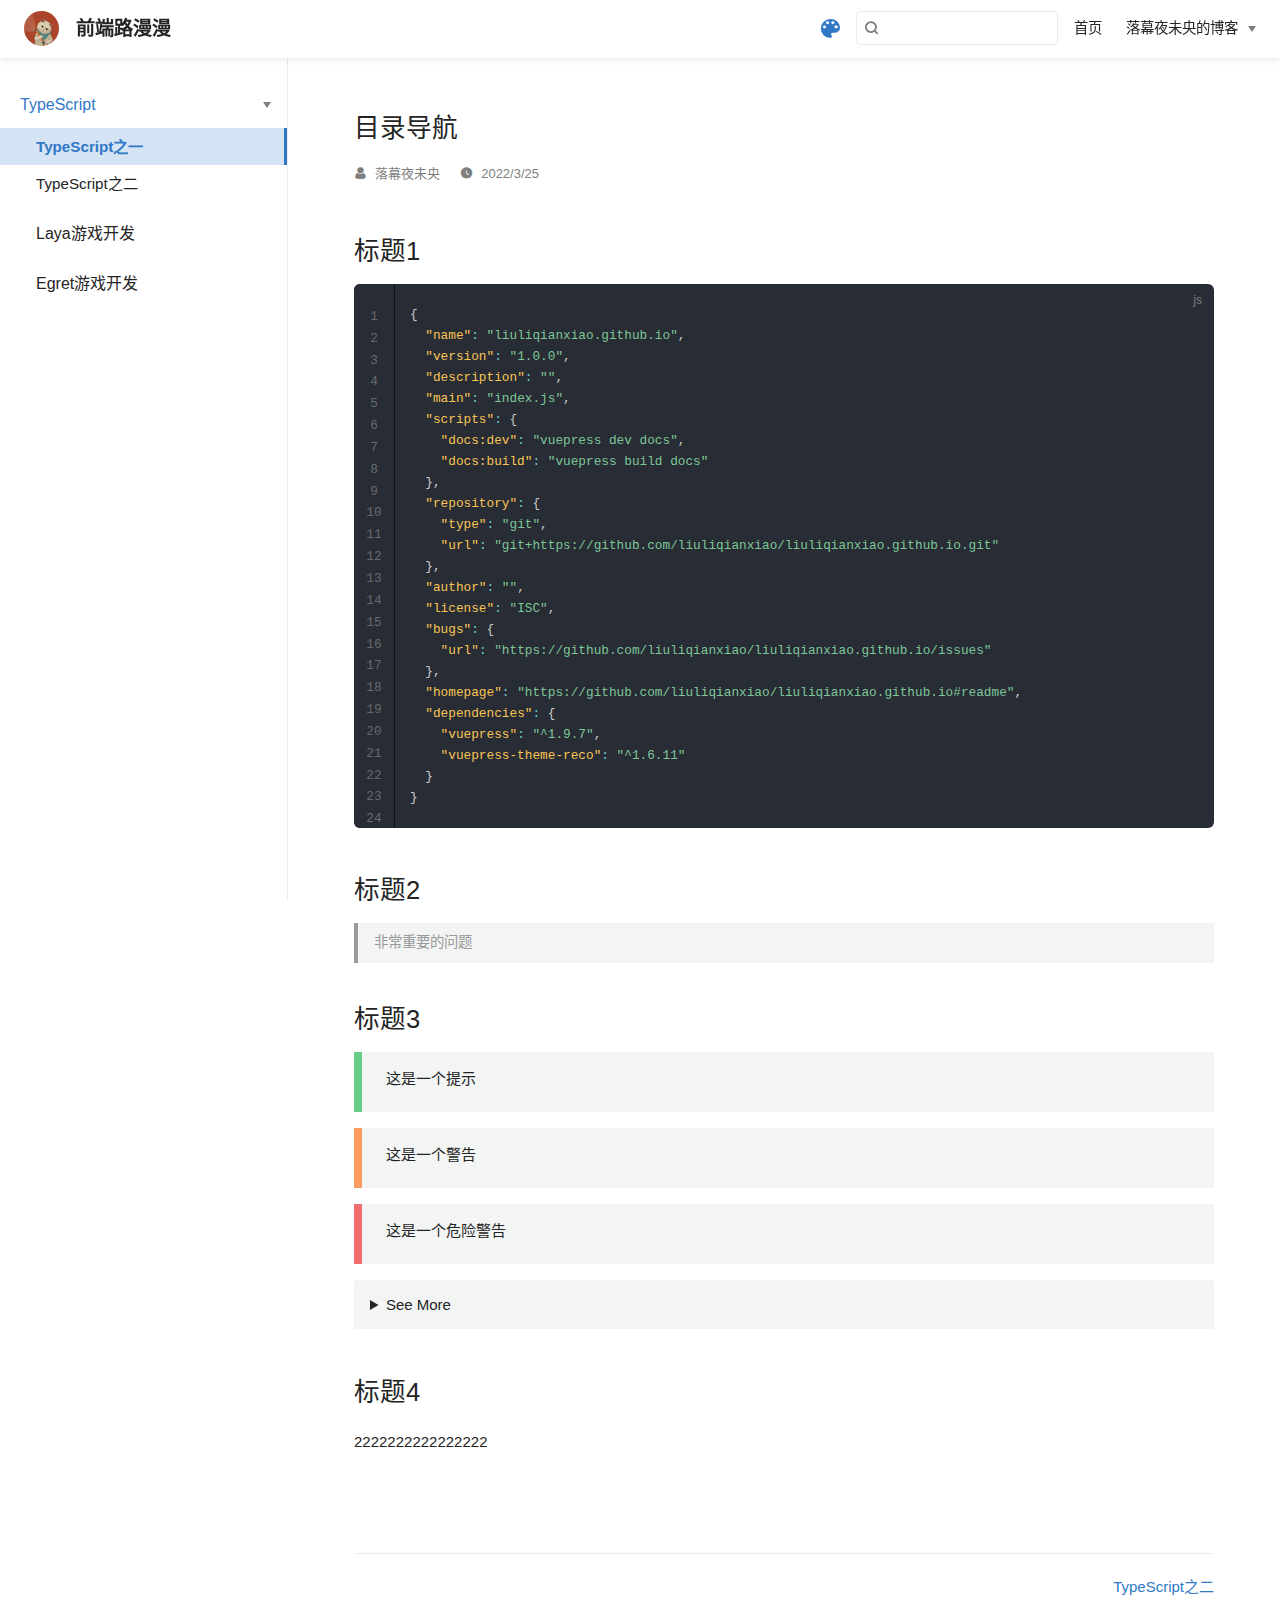
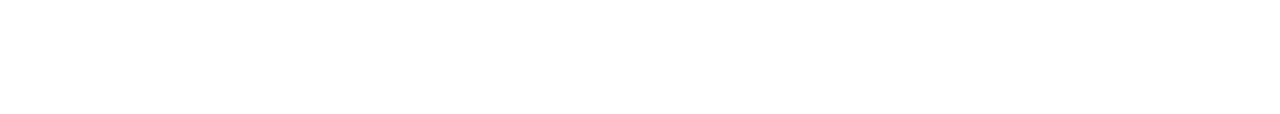
<file: TypeScript/index.html>
<!DOCTYPE html>
<html lang="zh-CN">
  <head>
    <meta charset="utf-8">
    <meta name="viewport" content="width=device-width,initial-scale=1">
    <title>目录导航 | 前端路漫漫</title>
    <meta name="generator" content="VuePress 1.9.7">
    
    <meta name="description" content="TypeScript前端开发积累">
    
    <link rel="preload" href="/assets/css/0.styles.329dcc21.css" as="style"><link rel="preload" href="/assets/js/app.5ca8e1fa.js" as="script"><link rel="preload" href="/assets/js/3.d9dffe13.js" as="script"><link rel="preload" href="/assets/js/1.823b8826.js" as="script"><link rel="preload" href="/assets/js/13.b3c1c47e.js" as="script"><link rel="prefetch" href="/assets/js/10.39d8a2ac.js"><link rel="prefetch" href="/assets/js/11.d11e4c68.js"><link rel="prefetch" href="/assets/js/12.eaddb934.js"><link rel="prefetch" href="/assets/js/14.1a97a2e5.js"><link rel="prefetch" href="/assets/js/15.b276110c.js"><link rel="prefetch" href="/assets/js/4.9b1a3ab9.js"><link rel="prefetch" href="/assets/js/5.0f18707f.js"><link rel="prefetch" href="/assets/js/6.6c2418b1.js"><link rel="prefetch" href="/assets/js/7.cb87d11a.js"><link rel="prefetch" href="/assets/js/8.5095b810.js"><link rel="prefetch" href="/assets/js/9.6157eaed.js">
    <link rel="stylesheet" href="/assets/css/0.styles.329dcc21.css">
  </head>
  <body>
    <div id="app" data-server-rendered="true"><div class="theme-container" data-v-130b300a><div data-v-130b300a><div class="password-shadow password-wrapper-out" style="display:none;" data-v-25ba6db2 data-v-130b300a data-v-130b300a><h3 class="title" data-v-25ba6db2 data-v-25ba6db2>前端路漫漫</h3> <p class="description" data-v-25ba6db2 data-v-25ba6db2>TypeScript前端开发积累</p> <label id="box" class="inputBox" data-v-25ba6db2 data-v-25ba6db2><input type="password" value="" data-v-25ba6db2> <span data-v-25ba6db2>Konck! Knock!</span> <button data-v-25ba6db2>OK</button></label> <div class="footer" data-v-25ba6db2 data-v-25ba6db2><span data-v-25ba6db2><i class="iconfont reco-theme" data-v-25ba6db2></i> <a target="blank" href="https://vuepress-theme-reco.recoluan.com" data-v-25ba6db2>vuePress-theme-reco</a></span> <span data-v-25ba6db2><i class="iconfont reco-copyright" data-v-25ba6db2></i> <a data-v-25ba6db2><!---->
            
          <!---->
          2022
        </a></span></div></div> <div class="hide" data-v-130b300a><header class="navbar" data-v-130b300a><div class="sidebar-button"><svg xmlns="http://www.w3.org/2000/svg" aria-hidden="true" role="img" viewBox="0 0 448 512" class="icon"><path fill="currentColor" d="M436 124H12c-6.627 0-12-5.373-12-12V80c0-6.627 5.373-12 12-12h424c6.627 0 12 5.373 12 12v32c0 6.627-5.373 12-12 12zm0 160H12c-6.627 0-12-5.373-12-12v-32c0-6.627 5.373-12 12-12h424c6.627 0 12 5.373 12 12v32c0 6.627-5.373 12-12 12zm0 160H12c-6.627 0-12-5.373-12-12v-32c0-6.627 5.373-12 12-12h424c6.627 0 12 5.373 12 12v32c0 6.627-5.373 12-12 12z"></path></svg></div> <a href="/" class="home-link router-link-active"><img src="/images/logo.jpg" alt="前端路漫漫" class="logo"> <span class="site-name">前端路漫漫</span></a> <div class="links"><div class="color-picker"><a class="color-button"><i class="iconfont reco-color"></i></a> <div class="color-picker-menu" style="display:none;"><div class="mode-options"><h4 class="title">Choose mode</h4> <ul class="color-mode-options"><li class="dark">dark</li><li class="auto active">auto</li><li class="light">light</li></ul></div></div></div> <div class="search-box"><i class="iconfont reco-search"></i> <input aria-label="Search" autocomplete="off" spellcheck="false" value=""> <!----></div> <nav class="nav-links can-hide"><div class="nav-item"><a href="/" class="nav-link"><i class="undefined"></i>
  首页
</a></div><div class="nav-item"><div class="dropdown-wrapper"><a class="dropdown-title"><span class="title"><i class="undefined"></i>
      落幕夜未央的博客
    </span> <span class="arrow right"></span></a> <ul class="nav-dropdown" style="display:none;"><li class="dropdown-item"><!----> <a href="https://github.com/liuliqianxiao" target="_blank" rel="noopener noreferrer" class="nav-link external"><i class="undefined"></i>
  Github
  <span><svg xmlns="http://www.w3.org/2000/svg" aria-hidden="true" focusable="false" x="0px" y="0px" viewBox="0 0 100 100" width="15" height="15" class="icon outbound"><path fill="currentColor" d="M18.8,85.1h56l0,0c2.2,0,4-1.8,4-4v-32h-8v28h-48v-48h28v-8h-32l0,0c-2.2,0-4,1.8-4,4v56C14.8,83.3,16.6,85.1,18.8,85.1z"></path> <polygon fill="currentColor" points="45.7,48.7 51.3,54.3 77.2,28.5 77.2,37.2 85.2,37.2 85.2,14.9 62.8,14.9 62.8,22.9 71.5,22.9"></polygon></svg> <span class="sr-only">(opens new window)</span></span></a></li><li class="dropdown-item"><!----> <a href="https://github.com/liuliqianxiao" target="_blank" rel="noopener noreferrer" class="nav-link external"><i class="undefined"></i>
  博客园
  <span><svg xmlns="http://www.w3.org/2000/svg" aria-hidden="true" focusable="false" x="0px" y="0px" viewBox="0 0 100 100" width="15" height="15" class="icon outbound"><path fill="currentColor" d="M18.8,85.1h56l0,0c2.2,0,4-1.8,4-4v-32h-8v28h-48v-48h28v-8h-32l0,0c-2.2,0-4,1.8-4,4v56C14.8,83.3,16.6,85.1,18.8,85.1z"></path> <polygon fill="currentColor" points="45.7,48.7 51.3,54.3 77.2,28.5 77.2,37.2 85.2,37.2 85.2,14.9 62.8,14.9 62.8,22.9 71.5,22.9"></polygon></svg> <span class="sr-only">(opens new window)</span></span></a></li></ul></div></div> <!----></nav></div></header> <div class="sidebar-mask" data-v-130b300a></div> <aside class="sidebar" data-v-130b300a><div class="personal-info-wrapper" data-v-39576ba9 data-v-130b300a><!----> <!----> <div class="num" data-v-39576ba9><div data-v-39576ba9><h3 data-v-39576ba9>2</h3> <h6 data-v-39576ba9>文章</h6></div> <div data-v-39576ba9><h3 data-v-39576ba9>0</h3> <h6 data-v-39576ba9>标签</h6></div></div> <ul class="social-links" data-v-39576ba9></ul> <hr data-v-39576ba9></div> <nav class="nav-links"><div class="nav-item"><a href="/" class="nav-link"><i class="undefined"></i>
  首页
</a></div><div class="nav-item"><div class="dropdown-wrapper"><a class="dropdown-title"><span class="title"><i class="undefined"></i>
      落幕夜未央的博客
    </span> <span class="arrow right"></span></a> <ul class="nav-dropdown" style="display:none;"><li class="dropdown-item"><!----> <a href="https://github.com/liuliqianxiao" target="_blank" rel="noopener noreferrer" class="nav-link external"><i class="undefined"></i>
  Github
  <span><svg xmlns="http://www.w3.org/2000/svg" aria-hidden="true" focusable="false" x="0px" y="0px" viewBox="0 0 100 100" width="15" height="15" class="icon outbound"><path fill="currentColor" d="M18.8,85.1h56l0,0c2.2,0,4-1.8,4-4v-32h-8v28h-48v-48h28v-8h-32l0,0c-2.2,0-4,1.8-4,4v56C14.8,83.3,16.6,85.1,18.8,85.1z"></path> <polygon fill="currentColor" points="45.7,48.7 51.3,54.3 77.2,28.5 77.2,37.2 85.2,37.2 85.2,14.9 62.8,14.9 62.8,22.9 71.5,22.9"></polygon></svg> <span class="sr-only">(opens new window)</span></span></a></li><li class="dropdown-item"><!----> <a href="https://github.com/liuliqianxiao" target="_blank" rel="noopener noreferrer" class="nav-link external"><i class="undefined"></i>
  博客园
  <span><svg xmlns="http://www.w3.org/2000/svg" aria-hidden="true" focusable="false" x="0px" y="0px" viewBox="0 0 100 100" width="15" height="15" class="icon outbound"><path fill="currentColor" d="M18.8,85.1h56l0,0c2.2,0,4-1.8,4-4v-32h-8v28h-48v-48h28v-8h-32l0,0c-2.2,0-4,1.8-4,4v56C14.8,83.3,16.6,85.1,18.8,85.1z"></path> <polygon fill="currentColor" points="45.7,48.7 51.3,54.3 77.2,28.5 77.2,37.2 85.2,37.2 85.2,14.9 62.8,14.9 62.8,22.9 71.5,22.9"></polygon></svg> <span class="sr-only">(opens new window)</span></span></a></li></ul></div></div> <!----></nav> <ul class="sidebar-links"><li><section class="sidebar-group collapsable depth-0"><a href="/TypeScript/" aria-current="page" class="sidebar-heading clickable router-link-exact-active router-link-active open active"><span>TypeScript</span> <span class="arrow down"></span></a> <ul class="sidebar-links sidebar-group-items"><li><a href="/TypeScript/TypeScript之一.html" class="sidebar-link">TypeScript之一</a></li><li><a href="/TypeScript/TypeScript之二.html" class="sidebar-link">TypeScript之二</a></li></ul></section></li><li><a href="/Laya/" class="sidebar-link">Laya游戏开发</a></li><li><a href="/Egret/" class="sidebar-link">Egret游戏开发</a></li></ul> </aside> <div class="password-shadow password-wrapper-in" style="display:none;" data-v-25ba6db2 data-v-130b300a><h3 class="title" data-v-25ba6db2 data-v-25ba6db2>目录导航</h3> <!----> <label id="box" class="inputBox" data-v-25ba6db2 data-v-25ba6db2><input type="password" value="" data-v-25ba6db2> <span data-v-25ba6db2>Konck! Knock!</span> <button data-v-25ba6db2>OK</button></label> <div class="footer" data-v-25ba6db2 data-v-25ba6db2><span data-v-25ba6db2><i class="iconfont reco-theme" data-v-25ba6db2></i> <a target="blank" href="https://vuepress-theme-reco.recoluan.com" data-v-25ba6db2>vuePress-theme-reco</a></span> <span data-v-25ba6db2><i class="iconfont reco-copyright" data-v-25ba6db2></i> <a data-v-25ba6db2><!---->
            
          <!---->
          2022
        </a></span></div></div> <div data-v-130b300a><main class="page" style="padding-right:0;"><section><div class="page-title"><h1 class="title">目录导航</h1> <div data-v-f875f3fc><i class="iconfont reco-account" data-v-f875f3fc><span data-v-f875f3fc>落幕夜未央</span></i> <i class="iconfont reco-date" data-v-f875f3fc><span data-v-f875f3fc>2022/3/25</span></i> <!----> <!----></div></div> <div class="theme-reco-content content__default"></div></section> <footer class="page-edit"><!----> <!----></footer> <!----> <div class="comments-wrapper"><!----></div> <ul class="side-bar sub-sidebar-wrapper" style="width:0;" data-v-cb1513f6></ul></main> <!----></div></div></div></div><div class="global-ui"><div class="back-to-ceiling" style="right:1rem;bottom:6rem;width:2.5rem;height:2.5rem;border-radius:.25rem;line-height:2.5rem;display:none;" data-v-c6073ba8 data-v-c6073ba8><svg t="1574745035067" viewBox="0 0 1024 1024" version="1.1" xmlns="http://www.w3.org/2000/svg" p-id="5404" class="icon" data-v-c6073ba8><path d="M526.60727968 10.90185116a27.675 27.675 0 0 0-29.21455937 0c-131.36607665 82.28402758-218.69155461 228.01873535-218.69155402 394.07834331a462.20625001 462.20625001 0 0 0 5.36959153 69.94390903c1.00431239 6.55289093-0.34802892 13.13561351-3.76865779 18.80351572-32.63518765 54.11355614-51.75690182 118.55860487-51.7569018 187.94566865a371.06718723 371.06718723 0 0 0 11.50484808 91.98906777c6.53300375 25.50556257 41.68394495 28.14064038 52.69160883 4.22606766 17.37162448-37.73630017 42.14135425-72.50938081 72.80769204-103.21549295 2.18761121 3.04276886 4.15646224 6.24463696 6.40373557 9.22774369a1871.4375 1871.4375 0 0 0 140.04691725 5.34970492 1866.36093723 1866.36093723 0 0 0 140.04691723-5.34970492c2.24727335-2.98310674 4.21612437-6.18497483 6.3937923-9.2178004 30.66633723 30.70611158 55.4360664 65.4791928 72.80769147 103.21549355 11.00766384 23.91457269 46.15860503 21.27949489 52.69160879-4.22606768a371.15156223 371.15156223 0 0 0 11.514792-91.99901164c0-69.36717486-19.13165746-133.82216804-51.75690182-187.92578088-3.42062944-5.66790279-4.76302748-12.26056868-3.76865837-18.80351632a462.20625001 462.20625001 0 0 0 5.36959269-69.943909c-0.00994388-166.08943902-87.32547796-311.81420293-218.6915546-394.09823051zM605.93803103 357.87693858a93.93749974 93.93749974 0 1 1-187.89594924 6.1e-7 93.93749974 93.93749974 0 0 1 187.89594924-6.1e-7z" p-id="5405" data-v-c6073ba8></path><path d="M429.50777625 765.63860547C429.50777625 803.39355007 466.44236686 1000.39046097 512.00932183 1000.39046097c45.56695499 0 82.4922232-197.00623328 82.5015456-234.7518555 0-37.75494459-36.9345906-68.35043303-82.4922232-68.34111062-45.57627738-0.00932239-82.52019037 30.59548842-82.51086798 68.34111062z" p-id="5406" data-v-c6073ba8></path></svg></div></div></div>
    <script src="/assets/js/app.5ca8e1fa.js" defer></script><script src="/assets/js/3.d9dffe13.js" defer></script><script src="/assets/js/1.823b8826.js" defer></script><script src="/assets/js/13.b3c1c47e.js" defer></script>
  </body>
</html>
</file>
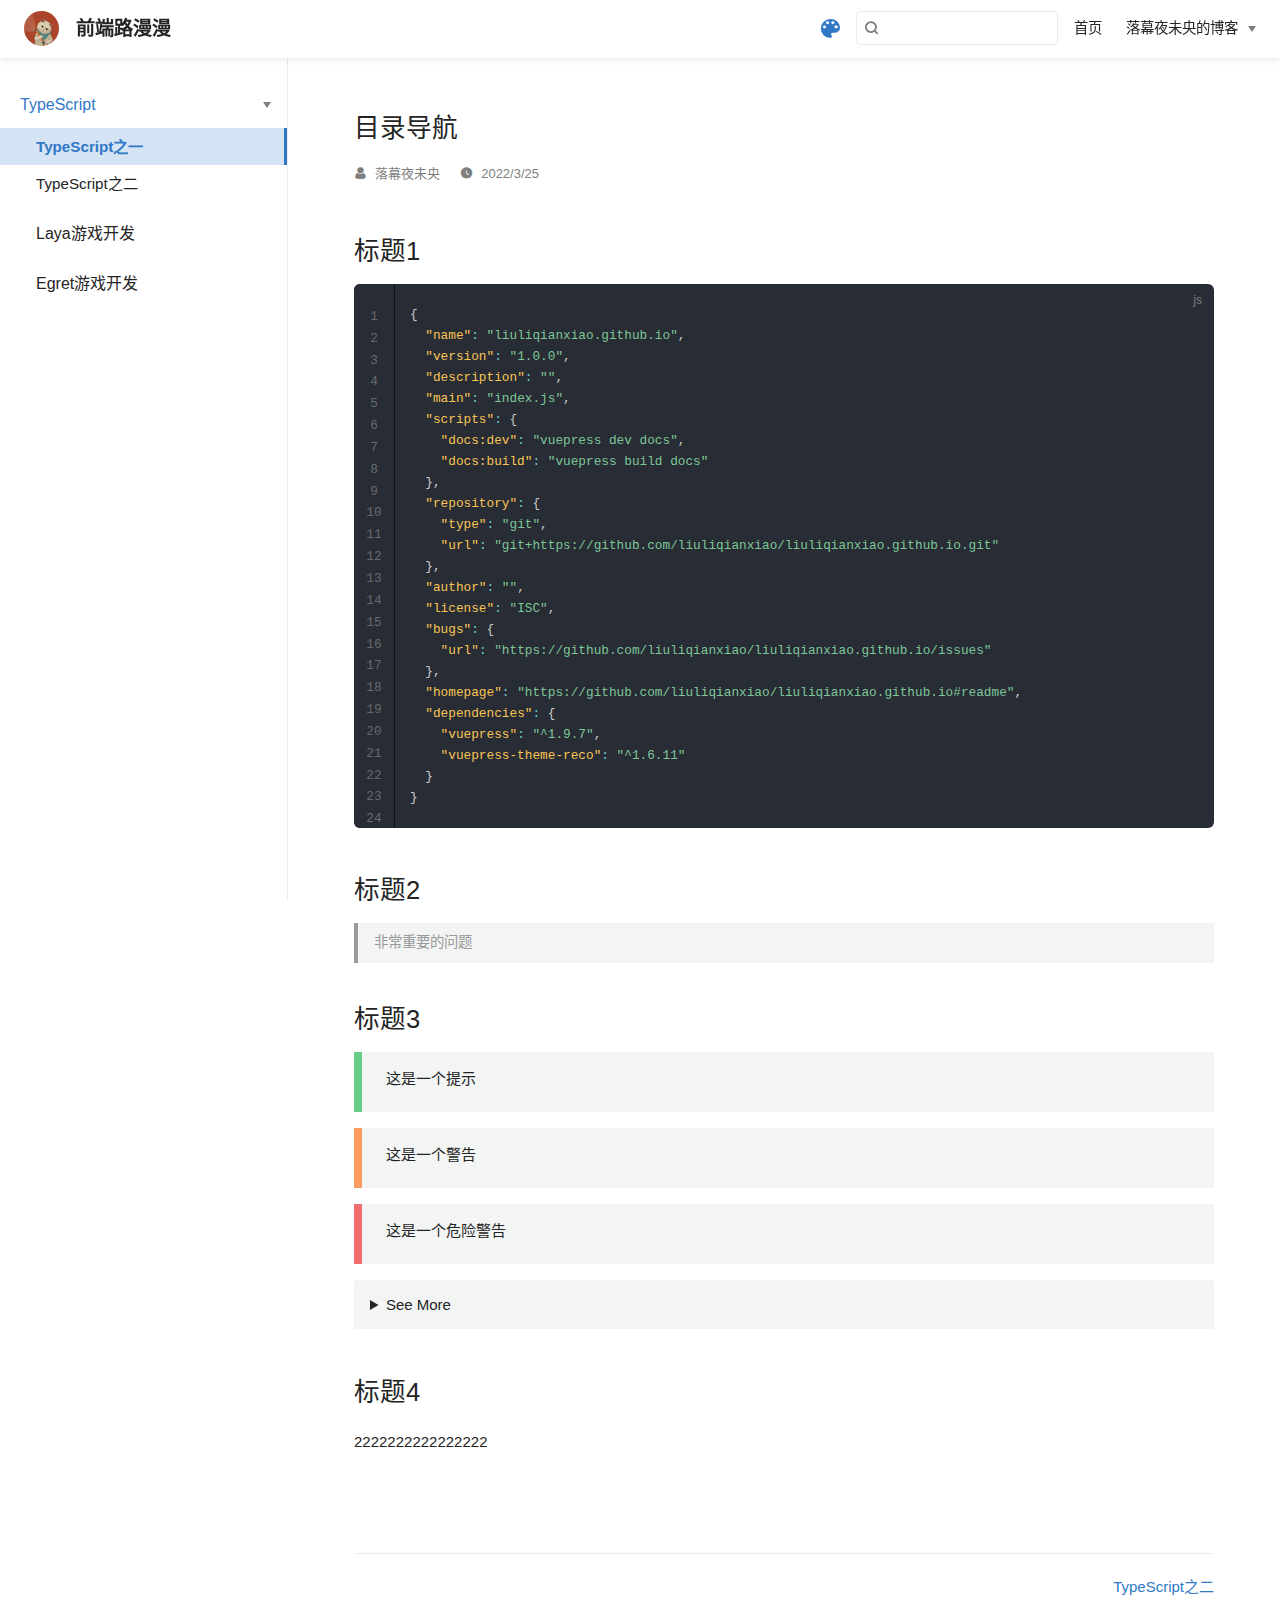
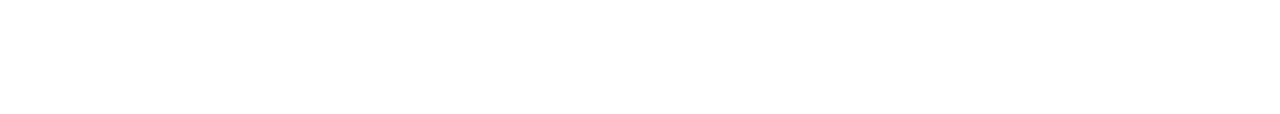
<file: TypeScript/TypeScript之一.html>
<!DOCTYPE html>
<html lang="zh-CN">
  <head>
    <meta charset="utf-8">
    <meta name="viewport" content="width=device-width,initial-scale=1">
    <title>目录导航 | 前端路漫漫</title>
    <meta name="generator" content="VuePress 1.9.7">
    
    <meta name="description" content="TypeScript前端开发积累">
    
    <link rel="preload" href="/assets/css/0.styles.329dcc21.css" as="style"><link rel="preload" href="/assets/js/app.5ca8e1fa.js" as="script"><link rel="preload" href="/assets/js/3.d9dffe13.js" as="script"><link rel="preload" href="/assets/js/1.823b8826.js" as="script"><link rel="preload" href="/assets/js/14.1a97a2e5.js" as="script"><link rel="prefetch" href="/assets/js/10.39d8a2ac.js"><link rel="prefetch" href="/assets/js/11.d11e4c68.js"><link rel="prefetch" href="/assets/js/12.eaddb934.js"><link rel="prefetch" href="/assets/js/13.b3c1c47e.js"><link rel="prefetch" href="/assets/js/15.b276110c.js"><link rel="prefetch" href="/assets/js/4.9b1a3ab9.js"><link rel="prefetch" href="/assets/js/5.0f18707f.js"><link rel="prefetch" href="/assets/js/6.6c2418b1.js"><link rel="prefetch" href="/assets/js/7.cb87d11a.js"><link rel="prefetch" href="/assets/js/8.5095b810.js"><link rel="prefetch" href="/assets/js/9.6157eaed.js">
    <link rel="stylesheet" href="/assets/css/0.styles.329dcc21.css">
  </head>
  <body>
    <div id="app" data-server-rendered="true"><div class="theme-container" data-v-130b300a><div data-v-130b300a><div class="password-shadow password-wrapper-out" style="display:none;" data-v-25ba6db2 data-v-130b300a data-v-130b300a><h3 class="title" data-v-25ba6db2 data-v-25ba6db2>前端路漫漫</h3> <p class="description" data-v-25ba6db2 data-v-25ba6db2>TypeScript前端开发积累</p> <label id="box" class="inputBox" data-v-25ba6db2 data-v-25ba6db2><input type="password" value="" data-v-25ba6db2> <span data-v-25ba6db2>Konck! Knock!</span> <button data-v-25ba6db2>OK</button></label> <div class="footer" data-v-25ba6db2 data-v-25ba6db2><span data-v-25ba6db2><i class="iconfont reco-theme" data-v-25ba6db2></i> <a target="blank" href="https://vuepress-theme-reco.recoluan.com" data-v-25ba6db2>vuePress-theme-reco</a></span> <span data-v-25ba6db2><i class="iconfont reco-copyright" data-v-25ba6db2></i> <a data-v-25ba6db2><!---->
            
          <!---->
          2022
        </a></span></div></div> <div class="hide" data-v-130b300a><header class="navbar" data-v-130b300a><div class="sidebar-button"><svg xmlns="http://www.w3.org/2000/svg" aria-hidden="true" role="img" viewBox="0 0 448 512" class="icon"><path fill="currentColor" d="M436 124H12c-6.627 0-12-5.373-12-12V80c0-6.627 5.373-12 12-12h424c6.627 0 12 5.373 12 12v32c0 6.627-5.373 12-12 12zm0 160H12c-6.627 0-12-5.373-12-12v-32c0-6.627 5.373-12 12-12h424c6.627 0 12 5.373 12 12v32c0 6.627-5.373 12-12 12zm0 160H12c-6.627 0-12-5.373-12-12v-32c0-6.627 5.373-12 12-12h424c6.627 0 12 5.373 12 12v32c0 6.627-5.373 12-12 12z"></path></svg></div> <a href="/" class="home-link router-link-active"><img src="/images/logo.jpg" alt="前端路漫漫" class="logo"> <span class="site-name">前端路漫漫</span></a> <div class="links"><div class="color-picker"><a class="color-button"><i class="iconfont reco-color"></i></a> <div class="color-picker-menu" style="display:none;"><div class="mode-options"><h4 class="title">Choose mode</h4> <ul class="color-mode-options"><li class="dark">dark</li><li class="auto active">auto</li><li class="light">light</li></ul></div></div></div> <div class="search-box"><i class="iconfont reco-search"></i> <input aria-label="Search" autocomplete="off" spellcheck="false" value=""> <!----></div> <nav class="nav-links can-hide"><div class="nav-item"><a href="/" class="nav-link"><i class="undefined"></i>
  首页
</a></div><div class="nav-item"><div class="dropdown-wrapper"><a class="dropdown-title"><span class="title"><i class="undefined"></i>
      落幕夜未央的博客
    </span> <span class="arrow right"></span></a> <ul class="nav-dropdown" style="display:none;"><li class="dropdown-item"><!----> <a href="https://github.com/liuliqianxiao" target="_blank" rel="noopener noreferrer" class="nav-link external"><i class="undefined"></i>
  Github
  <span><svg xmlns="http://www.w3.org/2000/svg" aria-hidden="true" focusable="false" x="0px" y="0px" viewBox="0 0 100 100" width="15" height="15" class="icon outbound"><path fill="currentColor" d="M18.8,85.1h56l0,0c2.2,0,4-1.8,4-4v-32h-8v28h-48v-48h28v-8h-32l0,0c-2.2,0-4,1.8-4,4v56C14.8,83.3,16.6,85.1,18.8,85.1z"></path> <polygon fill="currentColor" points="45.7,48.7 51.3,54.3 77.2,28.5 77.2,37.2 85.2,37.2 85.2,14.9 62.8,14.9 62.8,22.9 71.5,22.9"></polygon></svg> <span class="sr-only">(opens new window)</span></span></a></li><li class="dropdown-item"><!----> <a href="https://github.com/liuliqianxiao" target="_blank" rel="noopener noreferrer" class="nav-link external"><i class="undefined"></i>
  博客园
  <span><svg xmlns="http://www.w3.org/2000/svg" aria-hidden="true" focusable="false" x="0px" y="0px" viewBox="0 0 100 100" width="15" height="15" class="icon outbound"><path fill="currentColor" d="M18.8,85.1h56l0,0c2.2,0,4-1.8,4-4v-32h-8v28h-48v-48h28v-8h-32l0,0c-2.2,0-4,1.8-4,4v56C14.8,83.3,16.6,85.1,18.8,85.1z"></path> <polygon fill="currentColor" points="45.7,48.7 51.3,54.3 77.2,28.5 77.2,37.2 85.2,37.2 85.2,14.9 62.8,14.9 62.8,22.9 71.5,22.9"></polygon></svg> <span class="sr-only">(opens new window)</span></span></a></li></ul></div></div> <!----></nav></div></header> <div class="sidebar-mask" data-v-130b300a></div> <aside class="sidebar" data-v-130b300a><div class="personal-info-wrapper" data-v-39576ba9 data-v-130b300a><!----> <!----> <div class="num" data-v-39576ba9><div data-v-39576ba9><h3 data-v-39576ba9>2</h3> <h6 data-v-39576ba9>文章</h6></div> <div data-v-39576ba9><h3 data-v-39576ba9>0</h3> <h6 data-v-39576ba9>标签</h6></div></div> <ul class="social-links" data-v-39576ba9></ul> <hr data-v-39576ba9></div> <nav class="nav-links"><div class="nav-item"><a href="/" class="nav-link"><i class="undefined"></i>
  首页
</a></div><div class="nav-item"><div class="dropdown-wrapper"><a class="dropdown-title"><span class="title"><i class="undefined"></i>
      落幕夜未央的博客
    </span> <span class="arrow right"></span></a> <ul class="nav-dropdown" style="display:none;"><li class="dropdown-item"><!----> <a href="https://github.com/liuliqianxiao" target="_blank" rel="noopener noreferrer" class="nav-link external"><i class="undefined"></i>
  Github
  <span><svg xmlns="http://www.w3.org/2000/svg" aria-hidden="true" focusable="false" x="0px" y="0px" viewBox="0 0 100 100" width="15" height="15" class="icon outbound"><path fill="currentColor" d="M18.8,85.1h56l0,0c2.2,0,4-1.8,4-4v-32h-8v28h-48v-48h28v-8h-32l0,0c-2.2,0-4,1.8-4,4v56C14.8,83.3,16.6,85.1,18.8,85.1z"></path> <polygon fill="currentColor" points="45.7,48.7 51.3,54.3 77.2,28.5 77.2,37.2 85.2,37.2 85.2,14.9 62.8,14.9 62.8,22.9 71.5,22.9"></polygon></svg> <span class="sr-only">(opens new window)</span></span></a></li><li class="dropdown-item"><!----> <a href="https://github.com/liuliqianxiao" target="_blank" rel="noopener noreferrer" class="nav-link external"><i class="undefined"></i>
  博客园
  <span><svg xmlns="http://www.w3.org/2000/svg" aria-hidden="true" focusable="false" x="0px" y="0px" viewBox="0 0 100 100" width="15" height="15" class="icon outbound"><path fill="currentColor" d="M18.8,85.1h56l0,0c2.2,0,4-1.8,4-4v-32h-8v28h-48v-48h28v-8h-32l0,0c-2.2,0-4,1.8-4,4v56C14.8,83.3,16.6,85.1,18.8,85.1z"></path> <polygon fill="currentColor" points="45.7,48.7 51.3,54.3 77.2,28.5 77.2,37.2 85.2,37.2 85.2,14.9 62.8,14.9 62.8,22.9 71.5,22.9"></polygon></svg> <span class="sr-only">(opens new window)</span></span></a></li></ul></div></div> <!----></nav> <ul class="sidebar-links"><li><section class="sidebar-group collapsable depth-0"><a href="/TypeScript/" class="sidebar-heading clickable router-link-active open"><span>TypeScript</span> <span class="arrow down"></span></a> <ul class="sidebar-links sidebar-group-items"><li><a href="/TypeScript/TypeScript之一.html" class="active sidebar-link">TypeScript之一</a></li><li><a href="/TypeScript/TypeScript之二.html" class="sidebar-link">TypeScript之二</a></li></ul></section></li><li><a href="/Laya/" class="sidebar-link">Laya游戏开发</a></li><li><a href="/Egret/" class="sidebar-link">Egret游戏开发</a></li></ul> </aside> <div class="password-shadow password-wrapper-in" style="display:none;" data-v-25ba6db2 data-v-130b300a><h3 class="title" data-v-25ba6db2 data-v-25ba6db2>目录导航</h3> <!----> <label id="box" class="inputBox" data-v-25ba6db2 data-v-25ba6db2><input type="password" value="" data-v-25ba6db2> <span data-v-25ba6db2>Konck! Knock!</span> <button data-v-25ba6db2>OK</button></label> <div class="footer" data-v-25ba6db2 data-v-25ba6db2><span data-v-25ba6db2><i class="iconfont reco-theme" data-v-25ba6db2></i> <a target="blank" href="https://vuepress-theme-reco.recoluan.com" data-v-25ba6db2>vuePress-theme-reco</a></span> <span data-v-25ba6db2><i class="iconfont reco-copyright" data-v-25ba6db2></i> <a data-v-25ba6db2><!---->
            
          <!---->
          2022
        </a></span></div></div> <div data-v-130b300a><main class="page" style="padding-right:0;"><section><div class="page-title"><h1 class="title">目录导航</h1> <div data-v-f875f3fc><i class="iconfont reco-account" data-v-f875f3fc><span data-v-f875f3fc>落幕夜未央</span></i> <i class="iconfont reco-date" data-v-f875f3fc><span data-v-f875f3fc>2022/3/25</span></i> <!----> <!----></div></div> <div class="theme-reco-content content__default"><h1 id="标题1"><a href="#标题1" class="header-anchor">#</a> 标题1</h1> <div class="language-js line-numbers-mode"><pre class="language-js"><code><span class="token punctuation">{</span>
  <span class="token string-property property">&quot;name&quot;</span><span class="token operator">:</span> <span class="token string">&quot;liuliqianxiao.github.io&quot;</span><span class="token punctuation">,</span>
  <span class="token string-property property">&quot;version&quot;</span><span class="token operator">:</span> <span class="token string">&quot;1.0.0&quot;</span><span class="token punctuation">,</span>
  <span class="token string-property property">&quot;description&quot;</span><span class="token operator">:</span> <span class="token string">&quot;&quot;</span><span class="token punctuation">,</span>
  <span class="token string-property property">&quot;main&quot;</span><span class="token operator">:</span> <span class="token string">&quot;index.js&quot;</span><span class="token punctuation">,</span>
  <span class="token string-property property">&quot;scripts&quot;</span><span class="token operator">:</span> <span class="token punctuation">{</span>
    <span class="token string-property property">&quot;docs:dev&quot;</span><span class="token operator">:</span> <span class="token string">&quot;vuepress dev docs&quot;</span><span class="token punctuation">,</span>
    <span class="token string-property property">&quot;docs:build&quot;</span><span class="token operator">:</span> <span class="token string">&quot;vuepress build docs&quot;</span>
  <span class="token punctuation">}</span><span class="token punctuation">,</span>
  <span class="token string-property property">&quot;repository&quot;</span><span class="token operator">:</span> <span class="token punctuation">{</span>
    <span class="token string-property property">&quot;type&quot;</span><span class="token operator">:</span> <span class="token string">&quot;git&quot;</span><span class="token punctuation">,</span>
    <span class="token string-property property">&quot;url&quot;</span><span class="token operator">:</span> <span class="token string">&quot;git+https://github.com/liuliqianxiao/liuliqianxiao.github.io.git&quot;</span>
  <span class="token punctuation">}</span><span class="token punctuation">,</span>
  <span class="token string-property property">&quot;author&quot;</span><span class="token operator">:</span> <span class="token string">&quot;&quot;</span><span class="token punctuation">,</span>
  <span class="token string-property property">&quot;license&quot;</span><span class="token operator">:</span> <span class="token string">&quot;ISC&quot;</span><span class="token punctuation">,</span>
  <span class="token string-property property">&quot;bugs&quot;</span><span class="token operator">:</span> <span class="token punctuation">{</span>
    <span class="token string-property property">&quot;url&quot;</span><span class="token operator">:</span> <span class="token string">&quot;https://github.com/liuliqianxiao/liuliqianxiao.github.io/issues&quot;</span>
  <span class="token punctuation">}</span><span class="token punctuation">,</span>
  <span class="token string-property property">&quot;homepage&quot;</span><span class="token operator">:</span> <span class="token string">&quot;https://github.com/liuliqianxiao/liuliqianxiao.github.io#readme&quot;</span><span class="token punctuation">,</span>
  <span class="token string-property property">&quot;dependencies&quot;</span><span class="token operator">:</span> <span class="token punctuation">{</span>
    <span class="token string-property property">&quot;vuepress&quot;</span><span class="token operator">:</span> <span class="token string">&quot;^1.9.7&quot;</span><span class="token punctuation">,</span>
    <span class="token string-property property">&quot;vuepress-theme-reco&quot;</span><span class="token operator">:</span> <span class="token string">&quot;^1.6.11&quot;</span>
  <span class="token punctuation">}</span>
<span class="token punctuation">}</span>
</code></pre> <div class="line-numbers-wrapper"><span class="line-number">1</span><br><span class="line-number">2</span><br><span class="line-number">3</span><br><span class="line-number">4</span><br><span class="line-number">5</span><br><span class="line-number">6</span><br><span class="line-number">7</span><br><span class="line-number">8</span><br><span class="line-number">9</span><br><span class="line-number">10</span><br><span class="line-number">11</span><br><span class="line-number">12</span><br><span class="line-number">13</span><br><span class="line-number">14</span><br><span class="line-number">15</span><br><span class="line-number">16</span><br><span class="line-number">17</span><br><span class="line-number">18</span><br><span class="line-number">19</span><br><span class="line-number">20</span><br><span class="line-number">21</span><br><span class="line-number">22</span><br><span class="line-number">23</span><br><span class="line-number">24</span><br></div></div><h1 id="标题2"><a href="#标题2" class="header-anchor">#</a> 标题2</h1> <blockquote><p>非常重要的问题</p></blockquote> <h1 id="标题3"><a href="#标题3" class="header-anchor">#</a> 标题3</h1> <div class="custom-block tip"><p class="title"></p><p>这是一个提示</p></div><div class="custom-block warning"><p class="title"></p><p>这是一个警告</p></div><div class="custom-block danger"><p class="title"></p><p>这是一个危险警告</p></div><details class="custom-block details"><summary>See More</summary> <p>这是一个详情块，在 IE / Edge 中不生效</p></details> <h1 id="标题4"><a href="#标题4" class="header-anchor">#</a> 标题4</h1> <p>2222222222222222</p></div></section> <footer class="page-edit"><!----> <!----></footer> <div class="page-nav"><p class="inner"><!----> <span class="next"><a href="/TypeScript/TypeScript之二.html">
            TypeScript之二
          </a></span></p></div> <div class="comments-wrapper"><!----></div> <ul class="side-bar sub-sidebar-wrapper" style="width:0;" data-v-cb1513f6></ul></main> <!----></div></div></div></div><div class="global-ui"><div class="back-to-ceiling" style="right:1rem;bottom:6rem;width:2.5rem;height:2.5rem;border-radius:.25rem;line-height:2.5rem;display:none;" data-v-c6073ba8 data-v-c6073ba8><svg t="1574745035067" viewBox="0 0 1024 1024" version="1.1" xmlns="http://www.w3.org/2000/svg" p-id="5404" class="icon" data-v-c6073ba8><path d="M526.60727968 10.90185116a27.675 27.675 0 0 0-29.21455937 0c-131.36607665 82.28402758-218.69155461 228.01873535-218.69155402 394.07834331a462.20625001 462.20625001 0 0 0 5.36959153 69.94390903c1.00431239 6.55289093-0.34802892 13.13561351-3.76865779 18.80351572-32.63518765 54.11355614-51.75690182 118.55860487-51.7569018 187.94566865a371.06718723 371.06718723 0 0 0 11.50484808 91.98906777c6.53300375 25.50556257 41.68394495 28.14064038 52.69160883 4.22606766 17.37162448-37.73630017 42.14135425-72.50938081 72.80769204-103.21549295 2.18761121 3.04276886 4.15646224 6.24463696 6.40373557 9.22774369a1871.4375 1871.4375 0 0 0 140.04691725 5.34970492 1866.36093723 1866.36093723 0 0 0 140.04691723-5.34970492c2.24727335-2.98310674 4.21612437-6.18497483 6.3937923-9.2178004 30.66633723 30.70611158 55.4360664 65.4791928 72.80769147 103.21549355 11.00766384 23.91457269 46.15860503 21.27949489 52.69160879-4.22606768a371.15156223 371.15156223 0 0 0 11.514792-91.99901164c0-69.36717486-19.13165746-133.82216804-51.75690182-187.92578088-3.42062944-5.66790279-4.76302748-12.26056868-3.76865837-18.80351632a462.20625001 462.20625001 0 0 0 5.36959269-69.943909c-0.00994388-166.08943902-87.32547796-311.81420293-218.6915546-394.09823051zM605.93803103 357.87693858a93.93749974 93.93749974 0 1 1-187.89594924 6.1e-7 93.93749974 93.93749974 0 0 1 187.89594924-6.1e-7z" p-id="5405" data-v-c6073ba8></path><path d="M429.50777625 765.63860547C429.50777625 803.39355007 466.44236686 1000.39046097 512.00932183 1000.39046097c45.56695499 0 82.4922232-197.00623328 82.5015456-234.7518555 0-37.75494459-36.9345906-68.35043303-82.4922232-68.34111062-45.57627738-0.00932239-82.52019037 30.59548842-82.51086798 68.34111062z" p-id="5406" data-v-c6073ba8></path></svg></div></div></div>
    <script src="/assets/js/app.5ca8e1fa.js" defer></script><script src="/assets/js/3.d9dffe13.js" defer></script><script src="/assets/js/1.823b8826.js" defer></script><script src="/assets/js/14.1a97a2e5.js" defer></script>
  </body>
</html>
</file>
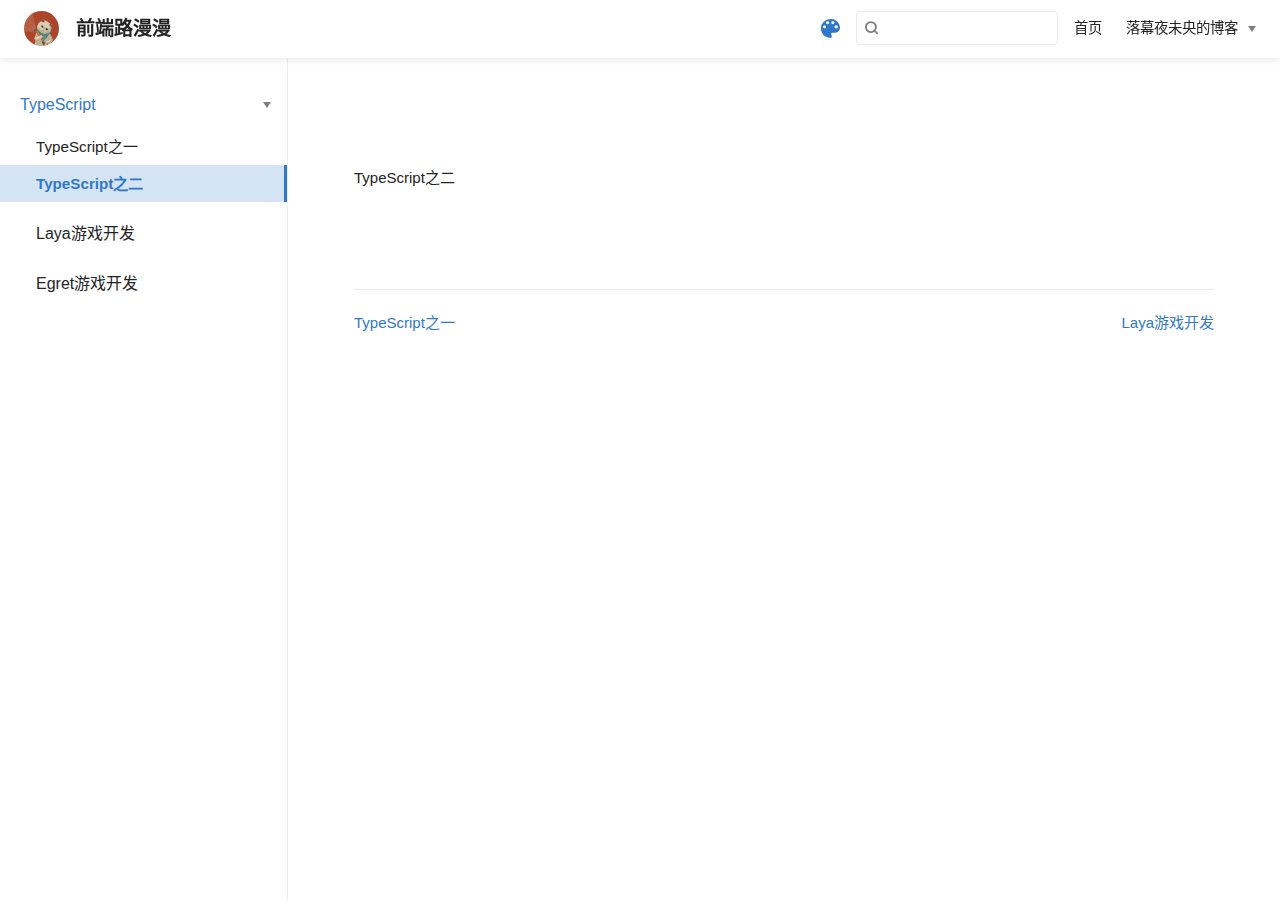
<file: TypeScript/TypeScript之二.html>
<!DOCTYPE html>
<html lang="zh-CN">
  <head>
    <meta charset="utf-8">
    <meta name="viewport" content="width=device-width,initial-scale=1">
    <title>前端路漫漫</title>
    <meta name="generator" content="VuePress 1.9.7">
    
    <meta name="description" content="TypeScript前端开发积累">
    
    <link rel="preload" href="/assets/css/0.styles.329dcc21.css" as="style"><link rel="preload" href="/assets/js/app.5ca8e1fa.js" as="script"><link rel="preload" href="/assets/js/3.d9dffe13.js" as="script"><link rel="preload" href="/assets/js/1.823b8826.js" as="script"><link rel="preload" href="/assets/js/15.b276110c.js" as="script"><link rel="prefetch" href="/assets/js/10.39d8a2ac.js"><link rel="prefetch" href="/assets/js/11.d11e4c68.js"><link rel="prefetch" href="/assets/js/12.eaddb934.js"><link rel="prefetch" href="/assets/js/13.b3c1c47e.js"><link rel="prefetch" href="/assets/js/14.1a97a2e5.js"><link rel="prefetch" href="/assets/js/4.9b1a3ab9.js"><link rel="prefetch" href="/assets/js/5.0f18707f.js"><link rel="prefetch" href="/assets/js/6.6c2418b1.js"><link rel="prefetch" href="/assets/js/7.cb87d11a.js"><link rel="prefetch" href="/assets/js/8.5095b810.js"><link rel="prefetch" href="/assets/js/9.6157eaed.js">
    <link rel="stylesheet" href="/assets/css/0.styles.329dcc21.css">
  </head>
  <body>
    <div id="app" data-server-rendered="true"><div class="theme-container" data-v-130b300a><div data-v-130b300a><div class="password-shadow password-wrapper-out" style="display:none;" data-v-25ba6db2 data-v-130b300a data-v-130b300a><h3 class="title" data-v-25ba6db2 data-v-25ba6db2>前端路漫漫</h3> <p class="description" data-v-25ba6db2 data-v-25ba6db2>TypeScript前端开发积累</p> <label id="box" class="inputBox" data-v-25ba6db2 data-v-25ba6db2><input type="password" value="" data-v-25ba6db2> <span data-v-25ba6db2>Konck! Knock!</span> <button data-v-25ba6db2>OK</button></label> <div class="footer" data-v-25ba6db2 data-v-25ba6db2><span data-v-25ba6db2><i class="iconfont reco-theme" data-v-25ba6db2></i> <a target="blank" href="https://vuepress-theme-reco.recoluan.com" data-v-25ba6db2>vuePress-theme-reco</a></span> <span data-v-25ba6db2><i class="iconfont reco-copyright" data-v-25ba6db2></i> <a data-v-25ba6db2><!---->
            
          <!---->
          2022
        </a></span></div></div> <div class="hide" data-v-130b300a><header class="navbar" data-v-130b300a><div class="sidebar-button"><svg xmlns="http://www.w3.org/2000/svg" aria-hidden="true" role="img" viewBox="0 0 448 512" class="icon"><path fill="currentColor" d="M436 124H12c-6.627 0-12-5.373-12-12V80c0-6.627 5.373-12 12-12h424c6.627 0 12 5.373 12 12v32c0 6.627-5.373 12-12 12zm0 160H12c-6.627 0-12-5.373-12-12v-32c0-6.627 5.373-12 12-12h424c6.627 0 12 5.373 12 12v32c0 6.627-5.373 12-12 12zm0 160H12c-6.627 0-12-5.373-12-12v-32c0-6.627 5.373-12 12-12h424c6.627 0 12 5.373 12 12v32c0 6.627-5.373 12-12 12z"></path></svg></div> <a href="/" class="home-link router-link-active"><img src="/images/logo.jpg" alt="前端路漫漫" class="logo"> <span class="site-name">前端路漫漫</span></a> <div class="links"><div class="color-picker"><a class="color-button"><i class="iconfont reco-color"></i></a> <div class="color-picker-menu" style="display:none;"><div class="mode-options"><h4 class="title">Choose mode</h4> <ul class="color-mode-options"><li class="dark">dark</li><li class="auto active">auto</li><li class="light">light</li></ul></div></div></div> <div class="search-box"><i class="iconfont reco-search"></i> <input aria-label="Search" autocomplete="off" spellcheck="false" value=""> <!----></div> <nav class="nav-links can-hide"><div class="nav-item"><a href="/" class="nav-link"><i class="undefined"></i>
  首页
</a></div><div class="nav-item"><div class="dropdown-wrapper"><a class="dropdown-title"><span class="title"><i class="undefined"></i>
      落幕夜未央的博客
    </span> <span class="arrow right"></span></a> <ul class="nav-dropdown" style="display:none;"><li class="dropdown-item"><!----> <a href="https://github.com/liuliqianxiao" target="_blank" rel="noopener noreferrer" class="nav-link external"><i class="undefined"></i>
  Github
  <span><svg xmlns="http://www.w3.org/2000/svg" aria-hidden="true" focusable="false" x="0px" y="0px" viewBox="0 0 100 100" width="15" height="15" class="icon outbound"><path fill="currentColor" d="M18.8,85.1h56l0,0c2.2,0,4-1.8,4-4v-32h-8v28h-48v-48h28v-8h-32l0,0c-2.2,0-4,1.8-4,4v56C14.8,83.3,16.6,85.1,18.8,85.1z"></path> <polygon fill="currentColor" points="45.7,48.7 51.3,54.3 77.2,28.5 77.2,37.2 85.2,37.2 85.2,14.9 62.8,14.9 62.8,22.9 71.5,22.9"></polygon></svg> <span class="sr-only">(opens new window)</span></span></a></li><li class="dropdown-item"><!----> <a href="https://github.com/liuliqianxiao" target="_blank" rel="noopener noreferrer" class="nav-link external"><i class="undefined"></i>
  博客园
  <span><svg xmlns="http://www.w3.org/2000/svg" aria-hidden="true" focusable="false" x="0px" y="0px" viewBox="0 0 100 100" width="15" height="15" class="icon outbound"><path fill="currentColor" d="M18.8,85.1h56l0,0c2.2,0,4-1.8,4-4v-32h-8v28h-48v-48h28v-8h-32l0,0c-2.2,0-4,1.8-4,4v56C14.8,83.3,16.6,85.1,18.8,85.1z"></path> <polygon fill="currentColor" points="45.7,48.7 51.3,54.3 77.2,28.5 77.2,37.2 85.2,37.2 85.2,14.9 62.8,14.9 62.8,22.9 71.5,22.9"></polygon></svg> <span class="sr-only">(opens new window)</span></span></a></li></ul></div></div> <!----></nav></div></header> <div class="sidebar-mask" data-v-130b300a></div> <aside class="sidebar" data-v-130b300a><div class="personal-info-wrapper" data-v-39576ba9 data-v-130b300a><!----> <!----> <div class="num" data-v-39576ba9><div data-v-39576ba9><h3 data-v-39576ba9>2</h3> <h6 data-v-39576ba9>文章</h6></div> <div data-v-39576ba9><h3 data-v-39576ba9>0</h3> <h6 data-v-39576ba9>标签</h6></div></div> <ul class="social-links" data-v-39576ba9></ul> <hr data-v-39576ba9></div> <nav class="nav-links"><div class="nav-item"><a href="/" class="nav-link"><i class="undefined"></i>
  首页
</a></div><div class="nav-item"><div class="dropdown-wrapper"><a class="dropdown-title"><span class="title"><i class="undefined"></i>
      落幕夜未央的博客
    </span> <span class="arrow right"></span></a> <ul class="nav-dropdown" style="display:none;"><li class="dropdown-item"><!----> <a href="https://github.com/liuliqianxiao" target="_blank" rel="noopener noreferrer" class="nav-link external"><i class="undefined"></i>
  Github
  <span><svg xmlns="http://www.w3.org/2000/svg" aria-hidden="true" focusable="false" x="0px" y="0px" viewBox="0 0 100 100" width="15" height="15" class="icon outbound"><path fill="currentColor" d="M18.8,85.1h56l0,0c2.2,0,4-1.8,4-4v-32h-8v28h-48v-48h28v-8h-32l0,0c-2.2,0-4,1.8-4,4v56C14.8,83.3,16.6,85.1,18.8,85.1z"></path> <polygon fill="currentColor" points="45.7,48.7 51.3,54.3 77.2,28.5 77.2,37.2 85.2,37.2 85.2,14.9 62.8,14.9 62.8,22.9 71.5,22.9"></polygon></svg> <span class="sr-only">(opens new window)</span></span></a></li><li class="dropdown-item"><!----> <a href="https://github.com/liuliqianxiao" target="_blank" rel="noopener noreferrer" class="nav-link external"><i class="undefined"></i>
  博客园
  <span><svg xmlns="http://www.w3.org/2000/svg" aria-hidden="true" focusable="false" x="0px" y="0px" viewBox="0 0 100 100" width="15" height="15" class="icon outbound"><path fill="currentColor" d="M18.8,85.1h56l0,0c2.2,0,4-1.8,4-4v-32h-8v28h-48v-48h28v-8h-32l0,0c-2.2,0-4,1.8-4,4v56C14.8,83.3,16.6,85.1,18.8,85.1z"></path> <polygon fill="currentColor" points="45.7,48.7 51.3,54.3 77.2,28.5 77.2,37.2 85.2,37.2 85.2,14.9 62.8,14.9 62.8,22.9 71.5,22.9"></polygon></svg> <span class="sr-only">(opens new window)</span></span></a></li></ul></div></div> <!----></nav> <ul class="sidebar-links"><li><section class="sidebar-group collapsable depth-0"><a href="/TypeScript/" class="sidebar-heading clickable router-link-active open"><span>TypeScript</span> <span class="arrow down"></span></a> <ul class="sidebar-links sidebar-group-items"><li><a href="/TypeScript/TypeScript之一.html" class="sidebar-link">TypeScript之一</a></li><li><a href="/TypeScript/TypeScript之二.html" class="active sidebar-link">TypeScript之二</a></li></ul></section></li><li><a href="/Laya/" class="sidebar-link">Laya游戏开发</a></li><li><a href="/Egret/" class="sidebar-link">Egret游戏开发</a></li></ul> </aside> <div class="password-shadow password-wrapper-in" style="display:none;" data-v-25ba6db2 data-v-130b300a><h3 class="title" data-v-25ba6db2 data-v-25ba6db2></h3> <!----> <label id="box" class="inputBox" data-v-25ba6db2 data-v-25ba6db2><input type="password" value="" data-v-25ba6db2> <span data-v-25ba6db2>Konck! Knock!</span> <button data-v-25ba6db2>OK</button></label> <div class="footer" data-v-25ba6db2 data-v-25ba6db2><span data-v-25ba6db2><i class="iconfont reco-theme" data-v-25ba6db2></i> <a target="blank" href="https://vuepress-theme-reco.recoluan.com" data-v-25ba6db2>vuePress-theme-reco</a></span> <span data-v-25ba6db2><i class="iconfont reco-copyright" data-v-25ba6db2></i> <a data-v-25ba6db2><!---->
            
          <!---->
          2022
        </a></span></div></div> <div data-v-130b300a><main class="page" style="padding-right:0;"><section><div class="page-title"><h1 class="title"></h1> <div data-v-f875f3fc><!----> <!----> <!----> <!----></div></div> <div class="theme-reco-content content__default"><p>TypeScript之二</p></div></section> <footer class="page-edit"><!----> <!----></footer> <div class="page-nav"><p class="inner"><span class="prev"><a href="/TypeScript/TypeScript之一.html" class="prev">
            TypeScript之一
          </a></span> <span class="next"><a href="/Laya/">
            Laya游戏开发
          </a></span></p></div> <div class="comments-wrapper"><!----></div> <ul class="side-bar sub-sidebar-wrapper" style="width:0;" data-v-cb1513f6></ul></main> <!----></div></div></div></div><div class="global-ui"><div class="back-to-ceiling" style="right:1rem;bottom:6rem;width:2.5rem;height:2.5rem;border-radius:.25rem;line-height:2.5rem;display:none;" data-v-c6073ba8 data-v-c6073ba8><svg t="1574745035067" viewBox="0 0 1024 1024" version="1.1" xmlns="http://www.w3.org/2000/svg" p-id="5404" class="icon" data-v-c6073ba8><path d="M526.60727968 10.90185116a27.675 27.675 0 0 0-29.21455937 0c-131.36607665 82.28402758-218.69155461 228.01873535-218.69155402 394.07834331a462.20625001 462.20625001 0 0 0 5.36959153 69.94390903c1.00431239 6.55289093-0.34802892 13.13561351-3.76865779 18.80351572-32.63518765 54.11355614-51.75690182 118.55860487-51.7569018 187.94566865a371.06718723 371.06718723 0 0 0 11.50484808 91.98906777c6.53300375 25.50556257 41.68394495 28.14064038 52.69160883 4.22606766 17.37162448-37.73630017 42.14135425-72.50938081 72.80769204-103.21549295 2.18761121 3.04276886 4.15646224 6.24463696 6.40373557 9.22774369a1871.4375 1871.4375 0 0 0 140.04691725 5.34970492 1866.36093723 1866.36093723 0 0 0 140.04691723-5.34970492c2.24727335-2.98310674 4.21612437-6.18497483 6.3937923-9.2178004 30.66633723 30.70611158 55.4360664 65.4791928 72.80769147 103.21549355 11.00766384 23.91457269 46.15860503 21.27949489 52.69160879-4.22606768a371.15156223 371.15156223 0 0 0 11.514792-91.99901164c0-69.36717486-19.13165746-133.82216804-51.75690182-187.92578088-3.42062944-5.66790279-4.76302748-12.26056868-3.76865837-18.80351632a462.20625001 462.20625001 0 0 0 5.36959269-69.943909c-0.00994388-166.08943902-87.32547796-311.81420293-218.6915546-394.09823051zM605.93803103 357.87693858a93.93749974 93.93749974 0 1 1-187.89594924 6.1e-7 93.93749974 93.93749974 0 0 1 187.89594924-6.1e-7z" p-id="5405" data-v-c6073ba8></path><path d="M429.50777625 765.63860547C429.50777625 803.39355007 466.44236686 1000.39046097 512.00932183 1000.39046097c45.56695499 0 82.4922232-197.00623328 82.5015456-234.7518555 0-37.75494459-36.9345906-68.35043303-82.4922232-68.34111062-45.57627738-0.00932239-82.52019037 30.59548842-82.51086798 68.34111062z" p-id="5406" data-v-c6073ba8></path></svg></div></div></div>
    <script src="/assets/js/app.5ca8e1fa.js" defer></script><script src="/assets/js/3.d9dffe13.js" defer></script><script src="/assets/js/1.823b8826.js" defer></script><script src="/assets/js/15.b276110c.js" defer></script>
  </body>
</html>
</file>
<file: assets/css/0.styles.329dcc21.css>
.medium-zoom-overlay{z-index:100}.medium-zoom-overlay~img{z-index:101}.back-to-ceiling[data-v-c6073ba8]{background-color:#fff;background-color:var(--background-color);box-shadow:0 1px 6px 0 rgba(0,0,0,.2);box-shadow:var(--box-shadow);position:fixed;display:inline-block;text-align:center;cursor:pointer}.back-to-ceiling[data-v-c6073ba8]::hover{background:#d5dbe7}.back-to-ceiling .icon[data-v-c6073ba8]{position:absolute;top:0;bottom:0;left:0;right:0;margin:auto;width:26px;height:26px;fill:#3178c6}.fade-enter-active[data-v-c6073ba8],.fade-leave-active[data-v-c6073ba8]{transition:all .5s}.fade-enter[data-v-c6073ba8],.fade-leave-to[data-v-c6073ba8]{opacity:0;transform:translateY(120px)}.pagation[data-v-094d08e4]{font-weight:700;text-align:center;color:#888;color:var(--text-color);margin:20px auto 0;background:#f2f2f2;background:var(--background-color)}.pagation .pagation-list[data-v-094d08e4]{font-size:0;line-height:50px;-webkit-touch-callout:none;-webkit-user-select:none;-moz-user-select:none;-ms-user-select:none;user-select:none}.pagation .pagation-list span[data-v-094d08e4]{font-size:14px}.pagation .pagation-list span.jump[data-v-094d08e4],.pagation .pagation-list span.jumpinp input[data-v-094d08e4]{box-shadow:var(--box-shadow);border:1px solid var(--border-color)!important;border:1px solid #ccc}.pagation .pagation-list span.jump[data-v-094d08e4]{padding:5px 8px;border-radius:4px;cursor:pointer;margin-left:5px}.pagation .pagation-list span.jumpinp input[data-v-094d08e4]{width:55px;height:26px;background-color:var(--background-color);font-size:13px;border-radius:4px;text-align:center;outline:none}.pagation .pagation-list span.bgprimary[data-v-094d08e4]{cursor:default;color:#fff;background:#3178c6;border-color:#3178c6}.pagation .pagation-list span.ellipsis[data-v-094d08e4]{padding:0 8px}.pagation .pagation-list span.jumppoint[data-v-094d08e4]{margin:0 10px 0 30px}.valine-wrapper #valine.v .vbtn{color:#2c3e50;color:var(--text-color);border:1px solid #eaecef;border-color:var(--border-color)}.valine-wrapper #valine.v .vbtn:hover{color:#3178c6;border-color:#3178c6}.valine-wrapper #valine.v .vwrap{background:rgba(27,31,35,.05);background:var(--code-color);border:1px solid #eaecef;border-color:var(--border-color)}.valine-wrapper #valine.v .vwrap .vheader .vinput{border-bottom:1px dashed var(--border-color)}.valine-wrapper #valine.v .vwrap .vheader .vinput:focus{border-bottom-color:#3178c6}.valine-wrapper #valine.v .vwrap .vheader .vinput:-internal-autofill-selected{background-color:var(--code-color)!important}.valine-wrapper #valine.v .vinfo{padding-left:.6rem}.valine-wrapper #valine.v .vcard .vquote{margin-left:0;border-left:none}.valine-wrapper #valine.v .vcard .vimg{width:2.8rem;height:2.8rem;border-radius:.25rem;border:none}.valine-wrapper #valine.v .vcard .vhead .vnick{color:#3178c6}.valine-wrapper #valine.v .vcard .vhead .vnick:before{background:#3178c6}.valine-wrapper #valine.v .vh{border-bottom:none}.valine-wrapper #valine.v .vh .vhead .vsys{color:#3178c6;color:var(--text-color);background:rgba(27,31,35,.05);background:var(--code-color)}.valine-wrapper #valine.v .vh .vmeta{margin-bottom:1rem}.valine-wrapper #valine.v .vh .vmeta .vat{margin-right:.3rem;background:rgba(27,31,35,.05);background:var(--code-color);border-radius:.25rem;padding:0 .4rem;color:var(--text-color);border:1px solid #eaecef;border-color:var(--border-color)}.valine-wrapper #valine.v .vh .vmeta .vat:hover{color:#3178c6;border-color:#3178c6}.valine-wrapper #valine.v .vh .vcontent{background:rgba(27,31,35,.05);background:var(--code-color);border-radius:.25rem;margin:0 .3rem;padding:.1rem .6rem .05rem}.valine-wrapper #valine.v .vh .vcontent p .at{color:#3178c6}.valine-wrapper #valine.v .vh .vcontent.expand:before{z-index:1;background:linear-gradient(180deg,hsla(0,0%,100%,0),#fff);background:linear-gradient(180deg,hsla(0,0%,100%,0),var(--background-color))}.valine-wrapper #valine.v .vh .vcontent.expand:after{color:#3178c6;color:var(--text-color);background:#fff;background:var(--background-color)}.valine-wrapper #valine.v .info{padding-right:.6rem}.valine-wrapper #valine.v .vbtn,.valine-wrapper #valine.v code,.valine-wrapper #valine.v pre{background:var(--background-color);color:var(--text-color)}.valine-wrapper #valine.v a{color:#3178c6}.valine-wrapper #valine.v a:before{background:#3178c6}

/*!
 * vssue - A vue-powered issue-based comment plugin
 *
 * @version v1.4.8
 * @link https://vssue.js.org
 * @license MIT
 * @copyright 2018-2021 meteorlxy
 */.vssue{color:#2c3e50}.vssue .vssue-button{color:#3eaf7c;border:2px solid #3eaf7c}.vssue .vssue-button:not(:disabled).vssue-button-primary{color:#3eaf7c;border-color:#3eaf7c}.vssue .vssue-icon{fill:#3eaf7c}.vssue .vssue-notice .vssue-alert{color:#3eaf7c;border:2px solid #c3ead8;background-color:#f5fbf8}.vssue .vssue-notice .vssue-progress{background-color:#3eaf7c}.vssue .vssue-status{color:#3eaf7c}@media screen and (max-width:576px){.vssue .vssue-new-comment .vssue-new-comment-body{margin-left:60px}}@media screen and (min-width:577px){.vssue .vssue-new-comment .vssue-new-comment-body{margin-left:70px}}@media screen and (max-width:576px){.vssue .vssue-new-comment .vssue-new-comment-footer{text-align:center}.vssue .vssue-new-comment .vssue-new-comment-footer .vssue-new-comment-operations{margin-top:10px}}@media screen and (min-width:577px){.vssue .vssue-new-comment .vssue-new-comment-footer{margin-left:70px;text-align:right}.vssue .vssue-new-comment .vssue-new-comment-footer .vssue-current-user{float:left}}.vssue .vssue-new-comment .vssue-new-comment-input{background-color:#f5fbf8}.vssue .vssue-comments .vssue-comment.vssue-comment-edit-mode .vssue-comment-main,.vssue .vssue-new-comment .vssue-new-comment-input:focus{border-color:#9adbbe;box-shadow:0 0 1px 1px #9adbbe}@media screen and (max-width:576px){.vssue .vssue-comments .vssue-comment .vssue-comment-body{margin-left:60px}}@media screen and (min-width:577px){.vssue .vssue-comments .vssue-comment .vssue-comment-body{margin-left:70px}}.vssue .vssue-comments .vssue-comment .vssue-comment-footer .vssue-comment-operations,.vssue .vssue-comments .vssue-comment .vssue-comment-footer .vssue-comment-reactions .vssue-comment-reaction{color:#3eaf7c}@media screen and (max-width:576px){.vssue .vssue-pagination{flex-direction:column;justify-content:center;text-align:center}}@media screen and (max-width:576px){.vssue .vssue-pagination .vssue-pagination-page{margin-top:10px}}@media screen and (min-width:577px){.vssue .vssue-pagination .vssue-pagination-page{text-align:right}}.vssue .vssue-pagination .vssue-pagination-select{border:1px solid #9adbbe}.vssue .vssue-pagination .vssue-pagination-select:focus{box-shadow:0 0 .2px .2px #9adbbe}.vssue .vssue-pagination .vssue-pagination-link:not(.disabled),.vssue :not(.vssue-comment-content) a{color:#3eaf7c}.markdown-body .tab-size[data-tab-size="1"]{-o-tab-size:1}.markdown-body .tab-size[data-tab-size="2"]{-o-tab-size:2}.markdown-body .tab-size[data-tab-size="3"]{-o-tab-size:3}.markdown-body .tab-size[data-tab-size="4"]{-o-tab-size:4}.markdown-body .tab-size[data-tab-size="5"]{-o-tab-size:5}.markdown-body .tab-size[data-tab-size="6"]{-o-tab-size:6}.markdown-body .tab-size[data-tab-size="7"]{-o-tab-size:7}.markdown-body .tab-size[data-tab-size="8"]{-o-tab-size:8}.markdown-body .tab-size[data-tab-size="9"]{-o-tab-size:9}.markdown-body .tab-size[data-tab-size="10"]{-o-tab-size:10}.markdown-body .tab-size[data-tab-size="11"]{-o-tab-size:11}.markdown-body .tab-size[data-tab-size="12"]{-o-tab-size:12}@font-face{font-family:octicons-link;src:url([data-uri]) format("woff")}.markdown-body .octicon{display:inline-block;fill:currentColor;vertical-align:text-bottom}.markdown-body .anchor{float:left;line-height:1;margin-left:-20px;padding-right:4px}.markdown-body .anchor:focus{outline:none}.markdown-body h1 .octicon-link,.markdown-body h2 .octicon-link,.markdown-body h3 .octicon-link,.markdown-body h4 .octicon-link,.markdown-body h5 .octicon-link,.markdown-body h6 .octicon-link{color:#1b1f23;vertical-align:middle;visibility:hidden}.markdown-body h1:hover .anchor,.markdown-body h2:hover .anchor,.markdown-body h3:hover .anchor,.markdown-body h4:hover .anchor,.markdown-body h5:hover .anchor,.markdown-body h6:hover .anchor{text-decoration:none}.markdown-body h1:hover .anchor .octicon-link,.markdown-body h2:hover .anchor .octicon-link,.markdown-body h3:hover .anchor .octicon-link,.markdown-body h4:hover .anchor .octicon-link,.markdown-body h5:hover .anchor .octicon-link,.markdown-body h6:hover .anchor .octicon-link{visibility:visible}.markdown-body{-ms-text-size-adjust:100%;-webkit-text-size-adjust:100%;color:#24292e;font-family:-apple-system,BlinkMacSystemFont,Segoe UI,Helvetica,Arial,sans-serif,Apple Color Emoji,Segoe UI Emoji,Segoe UI Symbol;font-size:16px;line-height:1.5;word-wrap:break-word}.markdown-body .pl-c{color:#6a737d}.markdown-body .pl-c1,.markdown-body .pl-s .pl-v{color:#005cc5}.markdown-body .pl-e,.markdown-body .pl-en{color:#6f42c1}.markdown-body .pl-s .pl-s1,.markdown-body .pl-smi{color:#24292e}.markdown-body .pl-ent{color:#22863a}.markdown-body .pl-k{color:#d73a49}.markdown-body .pl-pds,.markdown-body .pl-s,.markdown-body .pl-s .pl-pse .pl-s1,.markdown-body .pl-sr,.markdown-body .pl-sr .pl-cce,.markdown-body .pl-sr .pl-sra,.markdown-body .pl-sr .pl-sre{color:#032f62}.markdown-body .pl-smw,.markdown-body .pl-v{color:#e36209}.markdown-body .pl-bu{color:#b31d28}.markdown-body .pl-ii{background-color:#b31d28;color:#fafbfc}.markdown-body .pl-c2{background-color:#d73a49;color:#fafbfc}.markdown-body .pl-c2:before{content:"^M"}.markdown-body .pl-sr .pl-cce{color:#22863a;font-weight:700}.markdown-body .pl-ml{color:#735c0f}.markdown-body .pl-mh,.markdown-body .pl-mh .pl-en,.markdown-body .pl-ms{color:#005cc5;font-weight:700}.markdown-body .pl-mi{color:#24292e;font-style:italic}.markdown-body .pl-mb{color:#24292e;font-weight:700}.markdown-body .pl-md{background-color:#ffeef0;color:#b31d28}.markdown-body .pl-mi1{background-color:#f0fff4;color:#22863a}.markdown-body .pl-mc{background-color:#ffebda;color:#e36209}.markdown-body .pl-mi2{background-color:#005cc5;color:#f6f8fa}.markdown-body .pl-mdr{color:#6f42c1;font-weight:700}.markdown-body .pl-ba{color:#586069}.markdown-body .pl-sg{color:#959da5}.markdown-body .pl-corl{color:#032f62;text-decoration:underline}.markdown-body details{display:block}.markdown-body summary{display:list-item}.markdown-body a{background-color:transparent}.markdown-body a:active,.markdown-body a:hover{outline-width:0}.markdown-body strong{font-weight:inherit;font-weight:bolder}.markdown-body h1{margin:.67em 0}.markdown-body img{border-style:none}.markdown-body code,.markdown-body kbd,.markdown-body pre{font-family:monospace,monospace;font-size:1em}.markdown-body hr{box-sizing:content-box;overflow:visible}.markdown-body input{font:inherit;margin:0;overflow:visible}.markdown-body [type=checkbox]{box-sizing:border-box;padding:0}.markdown-body *{box-sizing:border-box}.markdown-body input{font-family:inherit;font-size:inherit;line-height:inherit}.markdown-body a{color:#0366d6;text-decoration:none}.markdown-body a:hover{text-decoration:underline}.markdown-body strong{font-weight:600}.markdown-body hr{background:transparent;border-bottom:1px solid #dfe2e5;height:0;margin:15px 0;overflow:hidden}.markdown-body hr:after,.markdown-body hr:before{content:"";display:table}.markdown-body hr:after{clear:both}.markdown-body table{border-collapse:collapse;border-spacing:0}.markdown-body td,.markdown-body th{padding:0}.markdown-body details summary{cursor:pointer}.markdown-body h1,.markdown-body h2,.markdown-body h3,.markdown-body h4,.markdown-body h5,.markdown-body h6{margin-bottom:0;margin-top:0}.markdown-body h1{font-size:32px}.markdown-body h1,.markdown-body h2{font-weight:600}.markdown-body h2{font-size:24px}.markdown-body h3{font-size:20px}.markdown-body h3,.markdown-body h4{font-weight:600}.markdown-body h4{font-size:16px}.markdown-body h5{font-size:14px}.markdown-body h5,.markdown-body h6{font-weight:600}.markdown-body h6{font-size:12px}.markdown-body p{margin-bottom:10px;margin-top:0}.markdown-body blockquote{margin:0}.markdown-body ol,.markdown-body ul{margin-bottom:0;margin-top:0;padding-left:0}.markdown-body ol ol,.markdown-body ul ol{list-style-type:lower-roman}.markdown-body ol ol ol,.markdown-body ol ul ol,.markdown-body ul ol ol,.markdown-body ul ul ol{list-style-type:lower-alpha}.markdown-body dd{margin-left:0}.markdown-body code,.markdown-body pre{font-family:SFMono-Regular,Consolas,Liberation Mono,Menlo,Courier,monospace;font-size:12px}.markdown-body pre{margin-bottom:0;margin-top:0}.markdown-body input::-webkit-inner-spin-button,.markdown-body input::-webkit-outer-spin-button{-webkit-appearance:none;appearance:none;margin:0}.markdown-body .border{border:1px solid #e1e4e8!important}.markdown-body .border-0{border:0!important}.markdown-body .border-bottom{border-bottom:1px solid #e1e4e8!important}.markdown-body .rounded-1{border-radius:3px!important}.markdown-body .bg-white{background-color:#fff!important}.markdown-body .bg-gray-light{background-color:#fafbfc!important}.markdown-body .text-gray-light{color:#6a737d!important}.markdown-body .mb-0{margin-bottom:0!important}.markdown-body .my-2{margin-bottom:8px!important;margin-top:8px!important}.markdown-body .py-0{padding-bottom:0!important;padding-top:0!important}.markdown-body .py-2{padding-bottom:8px!important;padding-top:8px!important}.markdown-body .pl-3,.markdown-body .px-3{padding-left:16px!important}.markdown-body .px-3{padding-right:16px!important}.markdown-body .f6{font-size:12px!important}.markdown-body .lh-condensed{line-height:1.25!important}.markdown-body .text-bold{font-weight:600!important}.markdown-body:after,.markdown-body:before{content:"";display:table}.markdown-body:after{clear:both}.markdown-body>:first-child{margin-top:0!important}.markdown-body>:last-child{margin-bottom:0!important}.markdown-body a:not([href]){color:inherit;text-decoration:none}.markdown-body blockquote,.markdown-body dl,.markdown-body ol,.markdown-body p,.markdown-body pre,.markdown-body table,.markdown-body ul{margin-bottom:16px;margin-top:0}.markdown-body hr{background-color:#e1e4e8;border:0;height:.25em;margin:24px 0;padding:0}.markdown-body blockquote{border-left:.25em solid #dfe2e5;color:#6a737d;padding:0 1em}.markdown-body blockquote>:first-child{margin-top:0}.markdown-body blockquote>:last-child{margin-bottom:0}.markdown-body kbd{border:1px solid #c6cbd1;border-bottom-color:#959da5;box-shadow:inset 0 -1px 0 #959da5;font-size:11px}.markdown-body h1,.markdown-body h2,.markdown-body h3,.markdown-body h4,.markdown-body h5,.markdown-body h6{font-weight:600;line-height:1.25;margin-bottom:16px;margin-top:24px}.markdown-body h1{font-size:2em}.markdown-body h1,.markdown-body h2{border-bottom:1px solid #eaecef;padding-bottom:.3em}.markdown-body h2{font-size:1.5em}.markdown-body h3{font-size:1.25em}.markdown-body h4{font-size:1em}.markdown-body h5{font-size:.875em}.markdown-body h6{color:#6a737d;font-size:.85em}.markdown-body ol,.markdown-body ul{padding-left:2em}.markdown-body ol ol,.markdown-body ol ul,.markdown-body ul ol,.markdown-body ul ul{margin-bottom:0;margin-top:0}.markdown-body li{word-wrap:break-all}.markdown-body li>p{margin-top:16px}.markdown-body li+li{margin-top:.25em}.markdown-body dl{padding:0}.markdown-body dl dt{font-size:1em;font-style:italic;font-weight:600;margin-top:16px;padding:0}.markdown-body dl dd{margin-bottom:16px;padding:0 16px}.markdown-body table{display:block;overflow:auto;width:100%}.markdown-body table th{font-weight:600}.markdown-body table td,.markdown-body table th{border:1px solid #dfe2e5;padding:6px 13px}.markdown-body table tr{background-color:#fff;border-top:1px solid #c6cbd1}.markdown-body table tr:nth-child(2n){background-color:#f6f8fa}.markdown-body img{background-color:#fff;box-sizing:content-box;max-width:100%}.markdown-body img[align=right]{padding-left:20px}.markdown-body img[align=left]{padding-right:20px}.markdown-body code{background-color:rgba(27,31,35,.05);border-radius:3px;font-size:85%;margin:0;padding:.2em .4em}.markdown-body pre{word-wrap:normal}.markdown-body pre>code{background:transparent;border:0;font-size:100%;margin:0;padding:0;white-space:pre;word-break:normal}.markdown-body .highlight{margin-bottom:16px}.markdown-body .highlight pre{margin-bottom:0;word-break:normal}.markdown-body .highlight pre,.markdown-body pre{background-color:#f6f8fa;border-radius:3px;font-size:85%;line-height:1.45;overflow:auto;padding:16px}.markdown-body pre code{background-color:transparent;border:0;display:inline;line-height:inherit;margin:0;max-width:auto;overflow:visible;padding:0;word-wrap:normal}.markdown-body .commit-tease-sha{color:#444d56;display:inline-block;font-family:SFMono-Regular,Consolas,Liberation Mono,Menlo,Courier,monospace;font-size:90%}.markdown-body .blob-wrapper{border-bottom-left-radius:3px;border-bottom-right-radius:3px;overflow-x:auto;overflow-y:hidden}.markdown-body .blob-wrapper-embedded{max-height:240px;overflow-y:auto}.markdown-body .blob-num{-moz-user-select:none;-ms-user-select:none;-webkit-user-select:none;color:rgba(27,31,35,.3);cursor:pointer;font-family:SFMono-Regular,Consolas,Liberation Mono,Menlo,Courier,monospace;font-size:12px;line-height:20px;min-width:50px;padding-left:10px;padding-right:10px;text-align:right;user-select:none;vertical-align:top;white-space:nowrap;width:1%}.markdown-body .blob-num:hover{color:rgba(27,31,35,.6)}.markdown-body .blob-num:before{content:attr(data-line-number)}.markdown-body .blob-code{line-height:20px;padding-left:10px;padding-right:10px;position:relative;vertical-align:top}.markdown-body .blob-code-inner{color:#24292e;font-family:SFMono-Regular,Consolas,Liberation Mono,Menlo,Courier,monospace;font-size:12px;overflow:visible;white-space:pre;word-wrap:normal}.markdown-body .pl-token.active,.markdown-body .pl-token:hover{background:#ffea7f;cursor:pointer}.markdown-body kbd{background-color:#fafbfc;border:1px solid #d1d5da;border-bottom-color:#c6cbd1;border-radius:3px;box-shadow:inset 0 -1px 0 #c6cbd1;color:#444d56;display:inline-block;font:11px SFMono-Regular,Consolas,Liberation Mono,Menlo,Courier,monospace;line-height:10px;padding:3px 5px;vertical-align:middle}.markdown-body :checked+.radio-label{border-color:#0366d6;position:relative;z-index:1}.markdown-body .tab-size[data-tab-size="1"]{-moz-tab-size:1;tab-size:1}.markdown-body .tab-size[data-tab-size="2"]{-moz-tab-size:2;tab-size:2}.markdown-body .tab-size[data-tab-size="3"]{-moz-tab-size:3;tab-size:3}.markdown-body .tab-size[data-tab-size="4"]{-moz-tab-size:4;tab-size:4}.markdown-body .tab-size[data-tab-size="5"]{-moz-tab-size:5;tab-size:5}.markdown-body .tab-size[data-tab-size="6"]{-moz-tab-size:6;tab-size:6}.markdown-body .tab-size[data-tab-size="7"]{-moz-tab-size:7;tab-size:7}.markdown-body .tab-size[data-tab-size="8"]{-moz-tab-size:8;tab-size:8}.markdown-body .tab-size[data-tab-size="9"]{-moz-tab-size:9;tab-size:9}.markdown-body .tab-size[data-tab-size="10"]{-moz-tab-size:10;tab-size:10}.markdown-body .tab-size[data-tab-size="11"]{-moz-tab-size:11;tab-size:11}.markdown-body .tab-size[data-tab-size="12"]{-moz-tab-size:12;tab-size:12}.markdown-body .task-list-item{list-style-type:none}.markdown-body .task-list-item+.task-list-item{margin-top:3px}.markdown-body .task-list-item input{margin:0 .2em .25em -1.6em;vertical-align:middle}.markdown-body hr{border-bottom-color:#eee}.markdown-body .pl-0{padding-left:0!important}.markdown-body .pl-1{padding-left:4px!important}.markdown-body .pl-2{padding-left:8px!important}.markdown-body .pl-3{padding-left:16px!important}.markdown-body .pl-4{padding-left:24px!important}.markdown-body .pl-5{padding-left:32px!important}.markdown-body .pl-6{padding-left:40px!important}.markdown-body .pl-7{padding-left:48px!important}.markdown-body .pl-8{padding-left:64px!important}.markdown-body .pl-9{padding-left:80px!important}.markdown-body .pl-10{padding-left:96px!important}.markdown-body .pl-11{padding-left:112px!important}.markdown-body .pl-12{padding-left:128px!important}.clearfix:after,.vssue .vssue-new-comment .vssue-new-comment-footer:after{display:block;clear:both;content:""}.vssue{width:100%;color:#242424;font-size:16px;font-family:-apple-system,BlinkMacSystemFont,Segoe UI,Helvetica,Arial,sans-serif,Apple Color Emoji,Segoe UI Emoji,Segoe UI Symbol;padding:10px}.vssue .vssue-button{outline:none;cursor:pointer;padding:10px 20px;font-size:1.05;font-weight:700;color:#3178c6;background-color:transparent;border:2px solid #3178c6;border-radius:10px}.vssue .vssue-button:disabled{cursor:not-allowed;color:#eaecef;border-color:#eaecef}.vssue .vssue-button:disabled .vssue-icon{fill:#eaecef}.vssue .vssue-button:not(:disabled).vssue-button-default{color:#a3aab1;border-color:#a3aab1}.vssue .vssue-button:not(:disabled).vssue-button-primary{color:#3178c6;border-color:#3178c6}.vssue .vssue-icon{width:1em;height:1em;vertical-align:-.15em;fill:#3178c6;overflow:hidden}.vssue .vssue-icon-loading{-webkit-animation:vssue-keyframe-rotation 1s linear infinite;animation:vssue-keyframe-rotation 1s linear infinite}@-webkit-keyframes vssue-keyframe-rotation{0%{transform:rotate(0deg)}to{transform:rotate(1turn)}}@keyframes vssue-keyframe-rotation{0%{transform:rotate(0deg)}to{transform:rotate(1turn)}}.vssue .fade-appear-active,.vssue .fade-enter-active{transition:all .3s ease}.vssue .fade-leave-active{transition:all .3s cubic-bezier(1,.5,.8,1)}.vssue .fade-appear,.vssue .fade-enter,.vssue .fade-leave-to{opacity:0}.vssue .vssue-notice{position:relative;z-index:100;transform:translateY(-11px)}.vssue .vssue-notice .vssue-alert{position:absolute;z-index:101;cursor:pointer;top:0;padding:10px 20px;width:100%;color:#3178c6;border:2px solid #c0d6ef;border-radius:5px;background-color:#f4f8fc}.vssue .vssue-notice .vssue-progress{position:absolute;top:0;left:0;height:2px;background-color:#3178c6}.vssue .vssue-status{text-align:center;padding-top:20px;padding-bottom:10px;color:#3178c6}.vssue .vssue-status .vssue-icon{font-size:1.4em}.vssue .vssue-status .vssue-status-info{margin-top:10px;margin-bottom:10px}.vssue .vssue-header{padding-bottom:10px;border-bottom:1px solid #eaecef;margin-bottom:10px;overflow:hidden}.vssue .vssue-header .vssue-header-powered-by{float:right}.vssue .vssue-new-comment{border-bottom:1px solid #eaecef;margin-top:10px;margin-bottom:10px}.vssue .vssue-new-comment .vssue-comment-avatar{float:left;width:50px;height:50px}.vssue .vssue-new-comment .vssue-comment-avatar img{width:50px;height:50px}.vssue .vssue-new-comment .vssue-comment-avatar .vssue-icon{cursor:pointer;padding:5px;font-size:50px;fill:#757f8a}.vssue .vssue-new-comment .vssue-new-comment-body{position:relative}@media screen and (max-width:719px){.vssue .vssue-new-comment .vssue-new-comment-body{margin-left:60px}}@media screen and (min-width:720px){.vssue .vssue-new-comment .vssue-new-comment-body{margin-left:70px}}.vssue .vssue-new-comment .vssue-new-comment-body .vssue-new-comment-loading{position:absolute;top:50%;left:50%;transform:translate(-50%,-50%)}.vssue .vssue-new-comment .vssue-new-comment-footer{margin-top:10px;margin-bottom:10px}.vssue .vssue-new-comment .vssue-new-comment-footer .vssue-current-user{color:#a3aab1}.vssue .vssue-new-comment .vssue-new-comment-footer .vssue-current-user .vssue-logout{cursor:pointer;text-decoration:underline;color:#a3aab1;font-weight:400}@media screen and (max-width:719px){.vssue .vssue-new-comment .vssue-new-comment-footer{text-align:center}.vssue .vssue-new-comment .vssue-new-comment-footer .vssue-new-comment-operations{margin-top:10px}}@media screen and (min-width:720px){.vssue .vssue-new-comment .vssue-new-comment-footer{margin-left:70px;text-align:right}.vssue .vssue-new-comment .vssue-new-comment-footer .vssue-current-user{float:left}}.vssue .vssue-new-comment .vssue-new-comment-input{resize:none;outline:none;width:100%;padding:15px;font-size:16px;font-family:-apple-system,BlinkMacSystemFont,Segoe UI,Helvetica,Arial,sans-serif,Apple Color Emoji,Segoe UI Emoji,Segoe UI Symbol;background-color:#f4f8fc;border:1px solid #eaecef;border-radius:5px}.vssue .vssue-new-comment .vssue-new-comment-input:disabled{cursor:not-allowed;background-color:#f0f2f4}.vssue .vssue-new-comment .vssue-new-comment-input:focus{background-color:#fff;border-color:#96bbe5;box-shadow:0 0 1px 1px #96bbe5}.vssue .vssue-new-comment .vssue-new-comment-input::-moz-placeholder{color:#a3aab1}.vssue .vssue-new-comment .vssue-new-comment-input:-ms-input-placeholder{color:#a3aab1}.vssue .vssue-new-comment .vssue-new-comment-input::placeholder{color:#a3aab1}.vssue .vssue-comments .vssue-comment{margin:15px 0}.vssue .vssue-comments .vssue-comment.vssue-comment-edit-mode .vssue-comment-main{border-color:#96bbe5;box-shadow:0 0 1px 1px #96bbe5}.vssue .vssue-comments .vssue-comment.vssue-comment-disabled{pointer-events:none}.vssue .vssue-comments .vssue-comment.vssue-comment-disabled .vssue-comment-body{background-color:#f9f9fa}.vssue .vssue-comments .vssue-comment .vssue-comment-avatar{float:left;width:50px;height:50px}.vssue .vssue-comments .vssue-comment .vssue-comment-avatar img{width:50px;height:50px}@media screen and (max-width:719px){.vssue .vssue-comments .vssue-comment .vssue-comment-body{margin-left:60px}}@media screen and (min-width:720px){.vssue .vssue-comments .vssue-comment .vssue-comment-body{margin-left:70px}}.vssue .vssue-comments .vssue-comment .vssue-comment-header{padding:10px 15px;overflow:hidden;border-top-left-radius:5px;border-top-right-radius:5px;border:1px solid #eaecef;border-bottom:none}.vssue .vssue-comments .vssue-comment .vssue-comment-header .vssue-comment-created-at{float:right;cursor:default;color:#a3aab1}.vssue .vssue-comments .vssue-comment .vssue-comment-main{padding:15px;border:1px solid #eaecef}.vssue .vssue-comments .vssue-comment .vssue-comment-main .vssue-edit-comment-input{resize:none;outline:none;border:none;width:100%;background:transparent}.vssue .vssue-comments .vssue-comment .vssue-comment-footer{padding:10px 15px;overflow:hidden;border-bottom-left-radius:5px;border-bottom-right-radius:5px;border:1px solid #eaecef;border-top:none}.vssue .vssue-comments .vssue-comment .vssue-comment-footer .vssue-comment-hint{cursor:default;color:#a3aab1}.vssue .vssue-comments .vssue-comment .vssue-comment-footer .vssue-comment-reactions .vssue-comment-reaction{cursor:pointer;display:inline-block;margin-right:8px;color:#3178c6}.vssue .vssue-comments .vssue-comment .vssue-comment-footer .vssue-comment-operations{float:right;color:#3178c6}.vssue .vssue-comments .vssue-comment .vssue-comment-footer .vssue-comment-operations .vssue-comment-operation{cursor:pointer;margin-left:8px}.vssue .vssue-comments .vssue-comment .vssue-comment-footer .vssue-comment-operations .vssue-comment-operation.vssue-comment-operation-muted{color:#a3aab1}.vssue .vssue-comments .vssue-comment .vssue-comment-footer .vssue-comment-operations .vssue-comment-operation.vssue-comment-operation-muted .vssue-icon{fill:#a3aab1}.vssue .vssue-pagination{cursor:default;display:flex;padding:5px;color:#a3aab1}@media screen and (max-width:719px){.vssue .vssue-pagination{flex-direction:column;justify-content:center;text-align:center}}.vssue .vssue-pagination .vssue-pagination-loading,.vssue .vssue-pagination .vssue-pagination-page,.vssue .vssue-pagination .vssue-pagination-per-page{flex:1}@media screen and (max-width:719px){.vssue .vssue-pagination .vssue-pagination-page{margin-top:10px}}@media screen and (min-width:720px){.vssue .vssue-pagination .vssue-pagination-page{text-align:right}}.vssue .vssue-pagination .vssue-pagination-select{outline:none;-webkit-appearance:none;-moz-appearance:none;appearance:none;border:1px solid #96bbe5;padding-left:.2rem;padding-right:1rem;background-color:transparent;background-image:url("data:image/svg+xml;charset=utf8,%3Csvg class='icon' viewBox='0 0 1024 1024' xmlns='http://www.w3.org/2000/svg'%3E%3Cdefs%3E%3Cstyle/%3E%3C/defs%3E%3Cpath d='M676.395 432.896a21.333 21.333 0 0 0-30.166 0L511.061 568.021 377.728 434.645a21.333 21.333 0 0 0-30.165 30.166l148.394 148.48a21.419 21.419 0 0 0 30.208 0l150.23-150.187a21.333 21.333 0 0 0 0-30.208'/%3E%3C/svg%3E");background-repeat:no-repeat;background-position:100%}.vssue .vssue-pagination .vssue-pagination-select:disabled{cursor:not-allowed}.vssue .vssue-pagination .vssue-pagination-select:focus{background-color:#fff;box-shadow:0 0 .2px .2px #96bbe5}.vssue .vssue-pagination .vssue-pagination-link{display:inline-block;min-width:1em;text-align:center}.vssue .vssue-pagination .vssue-pagination-link.disabled{pointer-events:none}.vssue .vssue-pagination .vssue-pagination-link:not(.disabled){color:#3178c6;font-weight:500;cursor:pointer}.vssue,.vssue *{box-sizing:border-box}.vssue :not(.vssue-comment-content) a{cursor:pointer;font-weight:500;color:#3178c6;text-decoration:none}.vssue :not(.vssue-comment-content) hr{display:block;height:1px;border:0;border-top:1px solid #eaecef;margin:1.2rem 0;padding:0}.vssue-wrapper.vssue{color:#2c3e50;color:var(--text-color)}.vssue-wrapper.vssue .vssue-new-comment{border-bottom:1px solid #eaecef;border-bottom:1px solid var(--border-color)}.vssue-wrapper.vssue .vssue-new-comment .vssue-new-comment-input:disabled{background-color:#fff;background-color:var(--background-color);border:1px solid #eaecef;border:1px solid var(--border-color)}.vssue-wrapper.vssue .vssue-new-comment .vssue-new-comment-footer .vssue-current-user{color:#2c3e50;color:var(--text-color)}.vssue-wrapper.vssue .vssue-header{border-bottom:1px solid #eaecef;border-bottom:1px solid var(--border-color)}.vssue-wrapper.vssue .vssue-comments .vssue-pagination .vssue-pagination-per-page .vssue-pagination-select{color:var(--text-color)}.vssue-wrapper.vssue .vssue-comments .vssue-comment .vssue-comment-body .vssue-comment-footer,.vssue-wrapper.vssue .vssue-comments .vssue-comment .vssue-comment-body .vssue-comment-header,.vssue-wrapper.vssue .vssue-comments .vssue-comment .vssue-comment-body .vssue-comment-main{border:none}.vssue-wrapper.vssue .vssue-comments .vssue-comment .vssue-comment-body .vssue-comment-footer,.vssue-wrapper.vssue .vssue-comments .vssue-comment .vssue-comment-body .vssue-comment-main{background:var(--code-color)}.vssue-wrapper.vssue .vssue-comments .vssue-comment .vssue-comment-body .vssue-comment-footer{border-top:2px solid var(--background-color)}.vssue-wrapper.vssue .vssue-comments .vssue-comment .vssue-comment-avatar img{width:2.8rem;height:2.8rem;border-radius:.25rem}.vssue-wrapper.vssue .markdown-body{color:var(--text-color)}#nprogress{pointer-events:none}#nprogress .bar{background:#3178c6;position:fixed;z-index:1031;top:0;left:0;width:100%;height:2px}#nprogress .peg{display:block;position:absolute;right:0;width:100px;height:100%;box-shadow:0 0 10px #3178c6,0 0 5px #3178c6;opacity:1;transform:rotate(3deg) translateY(-4px)}#nprogress .spinner{display:block;position:fixed;z-index:1031;top:15px;right:15px}#nprogress .spinner-icon{width:18px;height:18px;box-sizing:border-box;border-color:#3178c6 transparent transparent #3178c6;border-style:solid;border-width:2px;border-radius:50%;-webkit-animation:nprogress-spinner .4s linear infinite;animation:nprogress-spinner .4s linear infinite}.nprogress-custom-parent{overflow:hidden;position:relative}.nprogress-custom-parent #nprogress .bar,.nprogress-custom-parent #nprogress .spinner{position:absolute}@-webkit-keyframes nprogress-spinner{0%{transform:rotate(0deg)}to{transform:rotate(1turn)}}@keyframes nprogress-spinner{0%{transform:rotate(0deg)}to{transform:rotate(1turn)}}html{scroll-behavior:smooth}.icon.outbound{color:#aaa;display:inline-block;vertical-align:middle;position:relative;top:-1px}.sr-only{position:absolute;width:1px;height:1px;padding:0;margin:-1px;overflow:hidden;clip:rect(0,0,0,0);white-space:nowrap;border-width:0}.home{padding:3.6rem 2rem 0;max-width:960px;margin:0 auto}.home .hero{text-align:center}.home .hero h1{display:block;font-size:2.5rem;color:var(--text-color)}.home .hero .action,.home .hero .description,.home .hero h1{margin:1.8rem auto}.home .hero .description{font-size:1.6rem;line-height:1.3;color:var(--text-color)}.home .hero .action-button{display:inline-block;font-size:1.2rem;color:#fff;background-color:#3178c6;padding:.2rem 1.2rem;border-radius:.25rem;transition:background-color .1s ease;box-sizing:border-box}.home .hero .action-button:hover{background-color:#4185d0}.home .features{border-top:1px solid var(--border-color);padding:1.2rem 0;margin-top:2.5rem;display:flex;flex-wrap:wrap;align-items:flex-start;align-content:stretch;justify-content:space-between}.home .feature{flex-grow:1;flex-basis:30%;max-width:30%;transition:all .5s;color:var(--text-color)}.home .feature h2{font-size:1.6rem;font-weight:500;border-bottom:none;padding-bottom:0}.home .feature:hover{transform:scale(1.05)}@media (max-width:719px){.home .features{flex-direction:column}.home .feature{max-width:100%;padding:0 2.5rem}}@media (max-width:419px){.home{padding-left:1.5rem;padding-right:1.5rem}.home .hero img{max-height:210px;margin:2rem auto 1.2rem}.home .hero h1{font-size:2rem}.home .hero .action,.home .hero .description,.home .hero h1{margin:1.2rem auto}.home .hero .description{font-size:1.2rem}.home .hero .action-button{font-size:1rem;padding:.6rem 1.2rem}.home .feature h2{font-size:1.25rem}}.badge[data-v-08862138]{display:inline-block;font-size:14px;height:18px;line-height:18px;border-radius:.25rem;padding:0 6px;color:#fff}.badge.green[data-v-08862138],.badge.tip[data-v-08862138],.badge[data-v-08862138]{background-color:#42b983}.badge.error[data-v-08862138]{background-color:#da5961}.badge.warn[data-v-08862138],.badge.warning[data-v-08862138],.badge.yellow[data-v-08862138]{background-color:#e7c000}.badge+.badge[data-v-08862138]{margin-left:5px}.search-box{display:inline-block;position:relative;margin-right:1rem}.search-box .iconfont{position:absolute;top:0;bottom:0;z-index:0;left:.6rem;margin:auto}.search-box input{cursor:text;width:10rem;height:2rem;color:#5b5b5b;display:inline-block;border:1px solid var(--border-color);border-radius:.25rem;font-size:.9rem;line-height:2rem;padding:0 .5rem 0 2rem;outline:none;transition:all .2s ease;background:transparent;background-size:1rem}.search-box input:focus{cursor:auto;border-color:#3178c6}.search-box .suggestions{background:var(--background-color);width:20rem;position:absolute;top:1.5rem;border:1px solid #cfd4db;border-radius:6px;padding:.4rem;list-style-type:none}.search-box .suggestions.align-right{right:0}.search-box .suggestion{line-height:1.4;padding:.4rem .6rem;border-radius:4px;cursor:pointer}.search-box .suggestion a{white-space:normal;color:var(--text-color)}.search-box .suggestion a .page-title{font-weight:600}.search-box .suggestion a .header{font-size:.9em;margin-left:.25em}.search-box .suggestion.focused{background-color:var(--border-color)}.search-box .suggestion.focused a{color:#3178c6}@media (max-width:959px){.search-box input{cursor:pointer;width:0;border-color:transparent;position:relative}.search-box input:focus{cursor:text;left:0;width:10rem}}@media (-ms-high-contrast:none){.search-box input{height:2rem}}@media (max-width:959px) and (min-width:719px){.search-box{margin-right:0}.search-box .suggestions{left:0}}@media (max-width:719px){.search-box{margin-right:0}.search-box .suggestions{right:0}}@media (max-width:419px){.search-box .suggestions{width:calc(100vw - 4rem)}.search-box input:focus{width:8rem}}.sidebar-button{cursor:pointer;display:none;width:1.25rem;height:1.25rem;position:absolute;padding:.6rem;top:.6rem;left:1rem}.sidebar-button .icon{display:block;width:1.25rem;height:1.25rem}@media (max-width:719px){.sidebar-button{display:block}}.dropdown-enter,.dropdown-leave-to{height:0!important}.dropdown-wrapper{cursor:pointer}.dropdown-wrapper .dropdown-title{display:block}.dropdown-wrapper .dropdown-title:hover{border-color:transparent}.dropdown-wrapper .dropdown-title .arrow{vertical-align:middle;margin-top:-1px;margin-left:.4rem}.dropdown-wrapper .nav-dropdown .dropdown-item{color:inherit;line-height:1.7rem}.dropdown-wrapper .nav-dropdown .dropdown-item h4{margin:.45rem 0 0;border-top:1px solid var(--border-color);padding:.45rem 1.5rem 0 1.25rem}.dropdown-wrapper .nav-dropdown .dropdown-item .dropdown-subitem-wrapper{padding:0;list-style:none}.dropdown-wrapper .nav-dropdown .dropdown-item .dropdown-subitem-wrapper .dropdown-subitem{font-size:.9em}.dropdown-wrapper .nav-dropdown .dropdown-item a{display:block;line-height:1.7rem;position:relative;border-bottom:none;font-weight:400;margin-bottom:0;padding:0 1.5rem 0 1.25rem}.dropdown-wrapper .nav-dropdown .dropdown-item a.router-link-active,.dropdown-wrapper .nav-dropdown .dropdown-item a:hover{color:#3178c6}.dropdown-wrapper .nav-dropdown .dropdown-item a.router-link-active:after{content:"";width:0;height:0;border-left:5px solid #3178c6;border-top:3px solid transparent;border-bottom:3px solid transparent;position:absolute;top:calc(50% - 2px);left:9px}.dropdown-wrapper .nav-dropdown .dropdown-item:first-child h4{margin-top:0;padding-top:0;border-top:0}@media (max-width:719px){.dropdown-wrapper.open .dropdown-title{margin-bottom:.5rem}.dropdown-wrapper .nav-dropdown{transition:height .1s ease-out;overflow:hidden}.dropdown-wrapper .nav-dropdown .dropdown-item h4{border-top:0;margin-top:0;padding-top:0}.dropdown-wrapper .nav-dropdown .dropdown-item>a,.dropdown-wrapper .nav-dropdown .dropdown-item h4{font-size:15px;line-height:2rem}.dropdown-wrapper .nav-dropdown .dropdown-item .dropdown-subitem{font-size:14px;padding-left:1rem}}@media (min-width:719px){.dropdown-wrapper{height:1.8rem}.dropdown-wrapper:hover .nav-dropdown{display:block!important}.dropdown-wrapper .dropdown-title .arrow{border-left:4px solid transparent;border-right:4px solid transparent;border-top:6px solid var(--text-color-sub);border-bottom:0}.dropdown-wrapper .nav-dropdown{display:none;height:auto!important;box-sizing:border-box;max-height:calc(100vh - 2.7rem);overflow-y:auto;position:absolute;top:100%;right:0;background-color:var(--background-color);padding:.6rem 0;box-shadow:var(--box-shadow);text-align:left;border-radius:.25rem;white-space:nowrap;margin:0}}.nav-links{display:inline-block}.nav-links a{line-height:1.4rem;color:var(--text-color)}.nav-links a.router-link-active,.nav-links a.router-link-active .iconfont,.nav-links a:hover,.nav-links a:hover .iconfont{color:#3178c6}.nav-links .nav-item{position:relative;display:inline-block;margin-left:1.5rem;line-height:2rem}.nav-links .nav-item:first-child{margin-left:0}.nav-links .repo-link{margin-left:1.5rem}@media (max-width:719px){.nav-links .nav-item,.nav-links .repo-link{margin-left:0}}@media (min-width:719px){.nav-item>a:not(.external).router-link-active,.nav-item>a:not(.external):hover{margin-bottom:-2px}}.mode-options{background-color:var(--background-color);min-width:125px;margin:0;padding:1em;box-shadow:var(--box-shadow);border-radius:.25rem}.mode-options .title{margin-top:0;margin-bottom:.6rem;font-weight:700;color:var(--text-color)}.mode-options .color-mode-options{display:flex;flex-wrap:wrap}.mode-options .color-mode-options li{flex:1;text-align:center;font-size:12px;color:var(--text-color);line-height:18px;padding:3px 6px;border-top:1px solid #666;border-bottom:1px solid #666;background-color:var(--background-color);cursor:pointer}.mode-options .color-mode-options li.dark{border-radius:.25rem 0 0 .25rem;border-left:1px solid #666}.mode-options .color-mode-options li.light{border-radius:0 .25rem .25rem 0;border-right:1px solid #666}.mode-options .color-mode-options li.active{background-color:#3178c6;color:#fff}.mode-options .color-mode-options li:not(.active){border-right:1px solid #666}.color-picker{position:relative;margin-right:1em;cursor:pointer}.color-picker .color-button{align-items:center;height:100%}.color-picker .color-button .iconfont{font-size:1.4rem;color:#3178c6}.color-picker .color-picker-menu{position:absolute;top:40px;left:50%;z-index:150}.color-picker .color-picker-menu ul{list-style-type:none;margin:0;padding:0}@media (max-width:719px){.color-picker{margin-right:1rem}.color-picker .color-picker-menu{left:calc(50% - 35px)}.color-picker .color-picker-menu:before{left:calc(50% + 35px)}}.navbar{padding:.7rem 1.5rem;line-height:2.2rem;box-shadow:var(--box-shadow);background:var(--background-color)}.navbar a,.navbar img,.navbar span{display:inline-block}.navbar .logo{height:2.2rem;min-width:2.2rem;margin-right:.8rem;vertical-align:top;border-radius:50%}.navbar .site-name{font-size:1.2rem;font-weight:600;color:var(--text-color);position:relative}.navbar .links{padding-left:1.5rem;box-sizing:border-box;white-space:nowrap;font-size:.9rem;position:absolute;right:1.5rem;top:.7rem;display:flex;background-color:var(--background-color)}.navbar .links .search-box{flex:0 0 auto;vertical-align:top}@media (max-width:719px){.navbar{padding-left:4rem}.navbar .can-hide{display:none}.navbar .links{padding-left:.2rem}}.tags[data-v-285c9a44]{margin:30px 0}.tags span[data-v-285c9a44]{vertical-align:middle;margin:4px 4px 10px;padding:4px 8px;display:inline-block;cursor:pointer;border-radius:.25rem;background:#fff;color:#fff;line-height:13px;font-size:13px;box-shadow:var(--box-shadow);transition:all .5s}.tags span[data-v-285c9a44]:hover{transform:scale(1.04)}.tags span.active[data-v-285c9a44]{transform:scale(1.2)}.friend-link-wrapper[data-v-165dc218]{position:relative;margin:30px 0}.friend-link-wrapper .friend-link-item[data-v-165dc218]{position:relative;vertical-align:middle;margin:4px 4px 10px;padding:4px 8px 4px 20px;line-height:20px;display:inline-block;cursor:default;border-radius:.25rem;font-size:13px;box-shadow:var(--box-shadow);transition:all .5s}.friend-link-wrapper .friend-link-item .list-style[data-v-165dc218]{position:absolute;left:.4rem;top:0;bottom:0;margin:auto;display:block;width:.4rem;height:.4rem;border-radius:.1rem;background:#3178c6;content:""}.friend-link-wrapper .friend-link-item .popup-window-wrapper[data-v-165dc218]{display:none}.friend-link-wrapper .friend-link-item .popup-window-wrapper .popup-window[data-v-165dc218]{position:absolute;display:flex;background:var(--background-color);box-shadow:var(--box-shadow);border-radius:.25rem;box-sizing:border-box;padding:.8rem 1rem;width:280px}.friend-link-wrapper .friend-link-item .popup-window-wrapper .popup-window .logo[data-v-165dc218]{margin-right:.4rem;width:2rem;height:2rem;flex:0 0 2rem;border-radius:.25rem;overflow:hidden}.friend-link-wrapper .friend-link-item .popup-window-wrapper .popup-window .logo img[data-v-165dc218]{width:2rem;height:2rem}.friend-link-wrapper .friend-link-item .popup-window-wrapper .popup-window .info[data-v-165dc218]{flex:0 0 85%;width:85%}.friend-link-wrapper .friend-link-item .popup-window-wrapper .popup-window .info .title[data-v-165dc218]{display:flex;align-items:center;justify-content:space-between;height:2rem}.friend-link-wrapper .friend-link-item .popup-window-wrapper .popup-window .info .title h4[data-v-165dc218]{margin:.2rem 0;flex:0 0 86%;overflow:hidden;white-space:nowrap;text-overflow:ellipsis}.friend-link-wrapper .friend-link-item .popup-window-wrapper .popup-window .info .title .btn-go[data-v-165dc218]{width:1.4rem;height:1.2rem;border-radius:.25rem;font-size:12px;color:#fff;text-align:center;line-height:1.2rem;cursor:pointer;transition:all .5s}.friend-link-wrapper .friend-link-item .popup-window-wrapper .popup-window .info .title .btn-go[data-v-165dc218]:hover{transform:scale(1.1)}.fade-enter-active[data-v-165dc218],.fade-leave-active[data-v-165dc218]{transition:opacity .5s}.fade-enter[data-v-165dc218],.fade-leave-to[data-v-165dc218]{opacity:0}.iconfont[data-v-f875f3fc]{display:inline-block;line-height:1.5rem}.iconfont[data-v-f875f3fc]:not(:last-child){margin-right:1rem}.iconfont span[data-v-f875f3fc]{margin-left:.5rem}.tags .tag-item[data-v-f875f3fc]{font-family:Ubuntu,-apple-system,BlinkMacSystemFont,Segoe UI,Roboto,Oxygen,Cantarell,Fira Sans,Droid Sans,Helvetica Neue,sans-serif;cursor:pointer}.tags .tag-item.active[data-v-f875f3fc],.tags .tag-item[data-v-f875f3fc]:hover{color:#3178c6}@media (max-width:719px){.tags[data-v-f875f3fc]{display:block;margin-left:0!important}}.abstract-item[data-v-ff2c8be0]{position:relative;margin:0 auto 20px;padding:16px 20px;width:100%;overflow:hidden;border-radius:.25rem;box-shadow:var(--box-shadow);box-sizing:border-box;transition:all .3s;background-color:var(--background-color);cursor:pointer}.abstract-item>[data-v-ff2c8be0]{pointer-events:auto}.abstract-item .reco-sticky[data-v-ff2c8be0]{position:absolute;top:0;left:0;display:inline-block;color:#3178c6;font-size:2.4rem}.abstract-item[data-v-ff2c8be0]:hover{box-shadow:var(--box-shadow-hover)}.abstract-item .title[data-v-ff2c8be0]{position:relative;font-size:1.28rem;line-height:46px;display:inline-block}.abstract-item .title a[data-v-ff2c8be0]{color:var(--text-color)}.abstract-item .title .reco-lock[data-v-ff2c8be0]{font-size:1.28rem;color:#3178c6}.abstract-item .title[data-v-ff2c8be0]:after{content:"";position:absolute;width:100%;height:2px;bottom:0;left:0;background-color:#3178c6;visibility:hidden;transform:scaleX(0);transition:.3s ease-in-out}.abstract-item .title:hover a[data-v-ff2c8be0]{color:#3178c6}.abstract-item .title[data-v-ff2c8be0]:hover:after{visibility:visible;transform:scaleX(1)}.abstract-item .tags .tag-item.active[data-v-ff2c8be0],.abstract-item .tags .tag-item[data-v-ff2c8be0]:hover{color:#3178c6}@media (max-width:719px){.tags[data-v-ff2c8be0]{display:block;margin-top:1rem;margin-left:0!important}}.sidebar-group{background:var(--background-color)}.sidebar-group .sidebar-group{padding-left:.5em}.sidebar-group:not(.collapsable) .sidebar-heading:not(.clickable){cursor:auto;color:var(--text-color)}.sidebar-group.is-sub-group{padding-left:0}.sidebar-group.is-sub-group>.sidebar-heading{font-size:.95em;line-height:1.4;font-weight:400;padding-left:2rem}.sidebar-group.is-sub-group>.sidebar-heading:not(.clickable){opacity:.5}.sidebar-group.is-sub-group>.sidebar-group-items{padding-left:1rem}.sidebar-group.is-sub-group>.sidebar-group-items>li>.sidebar-link{font-size:.95em;border-left:none}.sidebar-group.depth-2>.sidebar-heading{border-left:none}.sidebar-heading{position:relative;color:var(--text-color);transition:color .15s ease;cursor:pointer;font-size:1em;font-weight:500;padding:.35rem 1.5rem .35rem 1.25rem;width:100%;box-sizing:border-box;margin:0}.sidebar-heading.open,.sidebar-heading:hover{color:#3178c6}.sidebar-heading .arrow{position:absolute;top:0;bottom:0;right:1em;margin:auto}.sidebar-heading.clickable.active{font-weight:600;color:#3178c6;border-left-color:#3178c6}.sidebar-heading.clickable:hover{color:#3178c6}.sidebar-group-items{transition:height .1s ease-out;font-size:.95em;overflow:hidden}.abstract-wrapper[data-v-6cc0658a]{width:100%}.personal-info-wrapper .personal-img[data-v-39576ba9]{display:block;margin:2rem auto 1rem;width:6rem;height:6rem;border-radius:50%}.personal-info-wrapper .name[data-v-39576ba9]{font-size:1rem;text-align:center;color:var(--text-color)}.personal-info-wrapper .num[data-v-39576ba9]{display:flex;margin:0 auto 1rem;width:80%}.personal-info-wrapper .num>div[data-v-39576ba9]{text-align:center;flex:0 0 50%}.personal-info-wrapper .num>div[data-v-39576ba9]:first-child{border-right:1px solid #333}.personal-info-wrapper .num>div h3[data-v-39576ba9]{line-height:auto;margin:0 0 .6rem;color:var(--text-color)}.personal-info-wrapper .num>div h6[data-v-39576ba9]{line-height:auto;color:var(--text-color);margin:0}.personal-info-wrapper .social-links[data-v-39576ba9]{box-sizing:border-box;display:flex;flex-wrap:wrap;padding:10px}.personal-info-wrapper .social-links .social-item[data-v-39576ba9]{width:39px;height:36px;line-height:36px;text-align:center;list-style:none;transition:transform .3s}.personal-info-wrapper .social-links .social-item[data-v-39576ba9]:hover{transform:scale(1.08)}.personal-info-wrapper .social-links .social-item i[data-v-39576ba9]{cursor:pointer;font-size:22px}.home-blog{padding:0;margin:0 auto}.home-blog .hero{margin:3.6rem auto 0;position:relative;box-sizing:border-box;padding:0 20px;height:100vh;display:flex;align-items:center;justify-content:center}.home-blog .hero .hero-img{max-width:300px;margin:0 auto 1.5rem}.home-blog .hero h1{display:block;margin:0 auto 1.8rem;font-size:2.5rem}.home-blog .hero .description{margin:1.8rem auto;font-size:1.6rem;line-height:1.3}.home-blog .home-blog-wrapper{display:flex;align-items:flex-start;margin:20px auto 0;padding:0 20px;max-width:1126px}.home-blog .home-blog-wrapper .blog-list{flex:auto;width:0}.home-blog .home-blog-wrapper .blog-list .abstract-wrapper .abstract-item:last-child{margin-bottom:0}.home-blog .home-blog-wrapper .info-wrapper{position:-webkit-sticky;position:sticky;top:70px;overflow:hidden;transition:all .3s;margin-left:15px;flex:0 0 300px;height:auto;box-shadow:var(--box-shadow);border-radius:.25rem;box-sizing:border-box;padding:0 15px;background:var(--background-color)}.home-blog .home-blog-wrapper .info-wrapper:hover{box-shadow:var(--box-shadow-hover)}.home-blog .home-blog-wrapper .info-wrapper h4{color:var(--text-color)}.home-blog .home-blog-wrapper .info-wrapper .category-wrapper{list-style:none;padding-left:0}.home-blog .home-blog-wrapper .info-wrapper .category-wrapper .category-item{margin-bottom:.4rem;padding:.4rem .8rem;transition:all .5s;border-radius:.25rem;box-shadow:var(--box-shadow);background-color:var(--background-color)}.home-blog .home-blog-wrapper .info-wrapper .category-wrapper .category-item:hover{transform:scale(1.04)}.home-blog .home-blog-wrapper .info-wrapper .category-wrapper .category-item:hover a{color:#3178c6}.home-blog .home-blog-wrapper .info-wrapper .category-wrapper .category-item a{display:flex;justify-content:space-between;align-items:center;color:var(--text-color)}.home-blog .home-blog-wrapper .info-wrapper .category-wrapper .category-item a .post-num{width:1.6rem;height:1.6rem;text-align:center;line-height:1.6rem;border-radius:.25rem;background:#eee;font-size:13px;color:#fff}@media (max-width:719px){.home-blog .hero{height:450px}.home-blog .hero img{max-height:210px;margin:2rem auto 1.2rem}.home-blog .hero h1{margin:0 auto 1.8rem;font-size:2rem}.home-blog .hero .description{font-size:1.2rem}.home-blog .hero .action-button{font-size:1rem;padding:.6rem 1.2rem}.home-blog .home-blog-wrapper{display:block!important}.home-blog .home-blog-wrapper .blog-list{width:auto}.home-blog .home-blog-wrapper .info-wrapper{margin-left:0}.home-blog .home-blog-wrapper .info-wrapper .personal-info-wrapper{display:none}}@media (max-width:419px){.home-blog .hero{height:450px}.home-blog .hero img{max-height:210px;margin:2rem auto 1.2rem}.home-blog .hero h1{margin:0 auto 1.8rem;font-size:2rem}.home-blog .hero .description{font-size:1.2rem}.home-blog .hero .action-button{font-size:1rem;padding:.6rem 1.2rem}.home-blog .home-blog-wrapper{display:block!important}.home-blog .home-blog-wrapper .blog-list{width:auto}.home-blog .home-blog-wrapper .info-wrapper{margin-left:0}.home-blog .home-blog-wrapper .info-wrapper .personal-info-wrapper{display:none}}.sub-sidebar-wrapper[data-v-cb1513f6]{width:12rem;padding-left:0;list-style:none;font-size:12px}.sub-sidebar-wrapper li[data-v-cb1513f6]{padding:.2rem 0;cursor:pointer;border-left:1px solid var(--border-color)}.sub-sidebar-wrapper li a[data-v-cb1513f6]{padding:.35rem 1rem .35rem 0;color:var(--text-color)}.sub-sidebar-wrapper li:hover a[data-v-cb1513f6]{color:#3178c6}.sub-sidebar-wrapper li.active[data-v-cb1513f6]{border-left:1px solid #3178c6}.sub-sidebar-wrapper li.active a[data-v-cb1513f6]{color:#3178c6}.sub-sidebar-wrapper li.level-1[data-v-cb1513f6]{padding-left:.4rem}.sub-sidebar-wrapper li.level-2[data-v-cb1513f6]{padding-left:.9rem}.sub-sidebar-wrapper li.level-3[data-v-cb1513f6]{padding-left:1.5rem}.page-nav,.page .comments-wrapper,.page .page-edit{max-width:860px;margin:0 auto;padding:2rem 2.5rem}@media (max-width:959px){.page-nav,.page .comments-wrapper,.page .page-edit{padding:2rem}}@media (max-width:419px){.page-nav,.page .comments-wrapper,.page .page-edit{padding:1.5rem}}.page{position:relative;padding-top:5rem;padding-bottom:2rem;padding-right:14rem;display:block}.page .side-bar{position:fixed;top:8rem;bottom:5rem;right:2rem;overflow-y:scroll}.page .side-bar::-webkit-scrollbar{width:0;height:0}.page .page-title{max-width:860px;margin:0 auto;padding:1rem 2.5rem;color:var(--text-color)}.page .theme-reco-content h2{position:relative;padding-left:.8rem}.page .theme-reco-content h2:before{position:absolute;left:0;top:3.5rem;display:block;height:1.8rem;content:"";border-left:5px solid #3178c6}.page .page-edit{padding-top:1rem;padding-bottom:1rem;overflow:auto}.page .page-edit .edit-link{display:inline-block}.page .page-edit .edit-link a{color:#3178c6;margin-right:.25rem}.page .page-edit .last-updated{float:right;font-size:.9em}.page .page-edit .last-updated .prefix{font-weight:500;color:#3178c6}.page .page-edit .last-updated .time{font-weight:400;color:#aaa}.page-nav{padding-top:1rem;padding-bottom:0}.page-nav .inner{min-height:2rem;margin-top:0;border-top:1px solid var(--border-color);padding-top:1rem;overflow:auto}.page-nav .next{float:right}@media (max-width:719px){.page{padding-right:0}.page .side-bar{display:none}.page .page-title{padding:0 1rem}.page .page-edit .edit-link{margin-bottom:.5rem}.page .page-edit .last-updated{font-size:.8em;float:none;text-align:left}}.footer-wrapper[data-v-c3cf170c]{padding:1.5rem 2.5rem;border-top:1px solid var(--border-color);text-align:center;color:#5b5b5b}.footer-wrapper a[data-v-c3cf170c]{font-size:14px}.footer-wrapper>span[data-v-c3cf170c]{margin-left:1rem}.footer-wrapper>span>i[data-v-c3cf170c]{margin-right:.5rem}.footer-wrapper .cyber-security img[data-v-c3cf170c]{margin-right:.5rem;width:20px;height:20px;vertical-align:middle}.footer-wrapper .cyber-security a[data-v-c3cf170c]{vertical-align:middle}@media (max-width:719px){.footer[data-v-c3cf170c]{text-align:left!important}.footer>span[data-v-c3cf170c]{display:block;margin-left:0;line-height:2rem}}.sidebar .sidebar-sub-headers{padding-left:1.5rem;font-size:.95em}.sidebar-sub-headers a.sidebar-link{margin:0 1rem 0 .6rem}a.sidebar-link{font-size:1em;font-weight:400;display:block!important;color:var(--text-color);padding:.35rem 1rem .35rem 2.25rem;line-height:1.7;background:var(--background-color);box-sizing:border-box}a.sidebar-link:hover{color:#3178c6}a.sidebar-link.active{font-weight:600;color:#3178c6;background:var(--default-color-8);border-right:3px solid #3178c6}.sidebar-sub-headers a.sidebar-link{padding-top:.25rem;padding-bottom:.25rem;border-left:none}.sidebar-sub-headers a.sidebar-link.active{font-weight:500;background:transparent;color:#3178c6}.sidebar.sidebar::-webkit-scrollbar{width:0;height:0}.sidebar .personal-info-wrapper{display:none}.sidebar ul{padding:0;margin:0;list-style-type:none}.sidebar ul.sidebar-links>li{background:#3178c6}.sidebar a{display:inline-block}.sidebar .nav-links{display:none;border-bottom:1px solid var(--border-color);padding:.5rem 0 .75rem}.sidebar .nav-links a{font-weight:600}.sidebar .nav-links .nav-item,.sidebar .nav-links .repo-link{display:block;line-height:1.25rem;font-size:1.1em;padding:.5rem 0 .5rem 1.5rem}.sidebar>.sidebar-links{padding:1.5rem 0}.sidebar>.sidebar-links>li>a.sidebar-link{font-size:1em;line-height:1.7;font-weight:500}.sidebar>.sidebar-links>li:not(:first-child){margin-top:.75rem}@media (max-width:719px){.sidebar .nav-links,.sidebar .personal-info-wrapper{display:block}.sidebar .nav-links .dropdown-wrapper .nav-dropdown .dropdown-item a.router-link-active:after{top:calc(1rem - 2px)}.sidebar>.sidebar-links{padding:1rem 0}}.password-shadow[data-v-25ba6db2]{overflow:hidden;position:relative;background:#fff;background:var(--background-color);box-sizing:border-box}.password-shadow .title[data-v-25ba6db2]{margin:8rem auto 2rem;width:100%;font-size:30px}.password-shadow .description[data-v-25ba6db2],.password-shadow .title[data-v-25ba6db2]{text-align:center;box-sizing:border-box;text-shadow:0 2px 4px rgba(0,0,0,.1);color:#242424;color:var(--text-color)}.password-shadow .description[data-v-25ba6db2]{margin:0 auto 6rem;font-size:22px;padding:0 10px}.password-shadow .inputBox[data-v-25ba6db2]{position:absolute;top:40%;left:0;right:0;margin:auto;display:block;max-width:700px;height:100px;background:#3178c6;border-radius:.25rem;padding-left:20px;box-sizing:border-box;opacity:.9}.password-shadow .inputBox input[data-v-25ba6db2]{width:570px;height:100%;border:none;padding:0 0 0 5px;color:#fff;background:none;outline:none;position:absolute;bottom:0;left:20px;opacity:0;font-size:50px}.password-shadow .inputBox input[data-v-25ba6db2]:focus{opacity:1}.password-shadow .inputBox input:focus~span[data-v-25ba6db2]{transform:translateY(-80px);color:#3178c6;font-size:30px;opacity:.8}.password-shadow .inputBox input:focus~button[data-v-25ba6db2]{opacity:1;width:100px}.password-shadow .inputBox span[data-v-25ba6db2]{width:200px;height:100%;display:block;position:absolute;line-height:100px;top:0;left:20px;color:#fff;cursor:text;transition:.5s;transform-origin:left top;font-size:30px}.password-shadow .inputBox button[data-v-25ba6db2]{overflow:hidden;width:0;height:98px;border-radius:.25rem;position:absolute;background:var(--background-color);right:1px;top:1px;border:0;padding:0;color:#3178c6;font-size:18px;outline:none;cursor:pointer;opacity:0;transition:.5s;z-index:1}.password-shadow .footer[data-v-25ba6db2]{position:absolute;left:0;right:0;bottom:10%;padding:2.5rem;text-align:center;color:#5b5b5b}.password-shadow .footer>span[data-v-25ba6db2]{margin-left:1rem}.password-shadow .footer>span>i[data-v-25ba6db2]{margin-right:.5rem}@media (max-width:719px){.password-shadow .inputBox[data-v-25ba6db2]{max-width:700px;height:60px;background:#3178c6;border-radius:.25rem;position:absolute;left:0;right:0;top:43%;margin:auto 20px;padding-left:0;box-sizing:border-box;opacity:.9}.password-shadow .inputBox input[data-v-25ba6db2]{width:60%;height:100%;border:none;padding:0 0 0 5px;color:#fff;background:none;outline:none;position:absolute;bottom:0;opacity:0;font-size:30px}.password-shadow .inputBox input[data-v-25ba6db2]:focus{opacity:1}.password-shadow .inputBox input:focus~span[data-v-25ba6db2]{transform:translateY(-60px);color:#3178c6;font-size:20px;opacity:.8}.password-shadow .inputBox input:focus~button[data-v-25ba6db2]{opacity:1;width:60px}.password-shadow .inputBox span[data-v-25ba6db2]{width:200px;height:100%;display:block;position:absolute;line-height:60px;top:0;left:20px;color:#fff;cursor:text;transition:.5s;transform-origin:left top;font-size:20px}.password-shadow .inputBox button[data-v-25ba6db2]{width:0;height:58px;border-radius:.25rem;position:absolute;right:1px;top:1px;border:0;padding:0;background:#fff;color:#3178c6;font-size:18px;outline:none;cursor:pointer;opacity:0;transition:.5s;z-index:1}.password-shadow .footer[data-v-25ba6db2]{margin-left:0}}@media (max-width:959px){.password-shadow .footer[data-v-25ba6db2]{margin-left:0}}.theme-container .loading-wrapper[data-v-130b300a]{position:absolute;z-index:22;top:0;bottom:0;left:0;right:0;margin:auto}.theme-container .password-wrapper-out[data-v-130b300a]{position:absolute;z-index:21;top:0;bottom:0;left:0;right:0;margin:auto}.theme-container .password-wrapper-in[data-v-130b300a]{position:absolute;z-index:8;top:0;bottom:0;left:0;right:0}.theme-container .hide[data-v-130b300a]{height:100vh;overflow:hidden;opacity:0}.fade-enter-active[data-v-130b300a],.fade-leave-active[data-v-130b300a]{transition:opacity .5s ease-in-out .5s}.fade-enter[data-v-130b300a],.fade-leave-to[data-v-130b300a]{opacity:0}@font-face{font-family:iconfont;src:url([data-uri]) format("woff2"),url(/assets/fonts/iconfont.938fa69e.woff) format("woff"),url(/assets/fonts/iconfont.ecabaf00.ttf) format("truetype")}.iconfont{font-family:iconfont!important;font-size:16px;font-style:normal;-webkit-font-smoothing:antialiased;-moz-osx-font-smoothing:grayscale}.reco-reddit:before{content:"\e701"}.reco-instagram:before{content:"\e6fc"}.reco-language:before{content:"\e65e"}.reco-bitbucket:before{content:"\eb57"}.reco-faq:before{content:"\e643"}.reco-lock:before{content:"\e60f"}.reco-sticky:before{content:"\e62b"}.reco-blog:before{content:"\e61d"}.reco-mail:before{content:"\e624"}.reco-friend:before{content:"\e62f"}.reco-rss:before{content:"\f09d"}.reco-fullscreen:before{content:"\e602"}.reco-api:before{content:"\e662"}.reco-jianshu:before{content:"\e60c"}.reco-mayun:before{content:"\e6d0"}.reco-weibo:before{content:"\e612"}.reco-bilibili:before{content:"\e630"}.reco-douyin:before{content:"\e654"}.reco-v2ex:before{content:"\e62a"}.reco-csdn:before{content:"\e609"}.reco-juejin:before{content:"\e613"}.reco-wechat:before{content:"\e720"}.reco-qq:before{content:"\e67b"}.reco-facebook:before{content:"\e606"}.reco-twitter:before{content:"\e60b"}.reco-zhihu:before{content:"\e605"}.reco-douban:before{content:"\e603"}.reco-taobao:before{content:"\e6a5"}.reco-toutiao:before{content:"\e6b7"}.reco-linkedin:before{content:"\e668"}.reco-document:before{content:"\e67a"}.reco-sf:before{content:"\e610"}.reco-coding:before{content:"\e601"}.reco-gitlab:before{content:"\e63c"}.reco-suggestion:before{content:"\e608"}.reco-tongzhi:before{content:"\e764"}.reco-huawei:before{content:"\e6b9"}.reco-beian:before{content:"\e667"}.reco-color:before{content:"\eae9"}.reco-other:before{content:"\e60e"}.reco-copyright:before{content:"\ef87"}.reco-theme:before{content:"\e7e8"}.reco-eye:before{content:"\e669"}.reco-menu:before{content:"\e67c"}.reco-up:before{content:"\e68b"}.reco-npm:before{content:"\e88d"}.reco-search:before{content:"\e611"}.reco-message:before{content:"\e634"}.reco-three:before{content:"\e644"}.reco-github:before{content:"\e628"}.reco-bokeyuan:before{content:"\e626"}.reco-date:before{content:"\e63b"}.reco-account:before{content:"\e607"}.reco-category:before{content:"\e61e"}.reco-home:before{content:"\e65b"}.reco-tag:before{content:"\e633"}.content{margin:4rem auto 0;max-width:800px;padding:0 2rem}.mod_404 .desc .desc_link{display:inline-block;background:#424242!important;color:#fff;padding:6px 20px!important;text-decoration:none!important;border-radius:4px}@media screen and (max-width:720px){.mod_404 .desc{margin:50px 0}.mod_404 .wrapper{margin:0!important;padding-top:20px}}code[class*=language-],pre[class*=language-]{color:#ccc;background:none;font-family:Consolas,Monaco,Andale Mono,Ubuntu Mono,monospace;font-size:1em;text-align:left;white-space:pre;word-spacing:normal;word-break:normal;word-wrap:normal;line-height:1.5;-moz-tab-size:4;-o-tab-size:4;tab-size:4;-webkit-hyphens:none;-ms-hyphens:none;hyphens:none}pre[class*=language-]{padding:1em;margin:.5em 0;overflow:auto}:not(pre)>code[class*=language-],pre[class*=language-]{background:#2d2d2d}:not(pre)>code[class*=language-]{padding:.1em;border-radius:.3em;white-space:normal}.token.block-comment,.token.cdata,.token.comment,.token.doctype,.token.prolog{color:#999}.token.punctuation{color:#ccc}.token.attr-name,.token.deleted,.token.namespace,.token.tag{color:#e2777a}.token.function-name{color:#6196cc}.token.boolean,.token.function,.token.number{color:#f08d49}.token.class-name,.token.constant,.token.property,.token.symbol{color:#f8c555}.token.atrule,.token.builtin,.token.important,.token.keyword,.token.selector{color:#cc99cd}.token.attr-value,.token.char,.token.regex,.token.string,.token.variable{color:#7ec699}.token.entity,.token.operator,.token.url{color:#67cdcc}.token.bold,.token.important{font-weight:700}.token.italic{font-style:italic}.token.entity{cursor:help}.token.inserted{color:green}.categories-wrapper[data-v-1e68bc8d]{max-width:860px;margin:0 auto;padding:4.6rem 2.5rem 0}.categories-wrapper .category-wrapper[data-v-1e68bc8d]{list-style:none;padding-left:0}.categories-wrapper .category-wrapper .category-item[data-v-1e68bc8d]{vertical-align:middle;margin:4px 8px 10px;display:inline-block;cursor:pointer;border-radius:.25rem;font-size:13px;box-shadow:var(--box-shadow);transition:all .5s;background-color:var(--background-color)}.categories-wrapper .category-wrapper .category-item.active[data-v-1e68bc8d],.categories-wrapper .category-wrapper .category-item[data-v-1e68bc8d]:hover{background:#3178c6}.categories-wrapper .category-wrapper .category-item.active a span.category-name[data-v-1e68bc8d],.categories-wrapper .category-wrapper .category-item:hover a span.category-name[data-v-1e68bc8d]{color:#fff}.categories-wrapper .category-wrapper .category-item.active a span.category-name .post-num[data-v-1e68bc8d],.categories-wrapper .category-wrapper .category-item:hover a span.category-name .post-num[data-v-1e68bc8d]{color:#3178c6}.categories-wrapper .category-wrapper .category-item a[data-v-1e68bc8d]{display:flex;box-sizing:border-box;width:100%;height:100%;padding:8px 14px;justify-content:space-between;align-items:center;color:#666}.categories-wrapper .category-wrapper .category-item a .post-num[data-v-1e68bc8d]{margin-left:4px;width:1.2rem;height:1.2rem;text-align:center;line-height:1.2rem;border-radius:.25rem;font-size:.7rem;color:#fff}@media (max-width:719px){.categories-wrapper[data-v-1e68bc8d]{padding:4.6rem 1rem 0}.page-edit .edit-link[data-v-1e68bc8d]{margin-bottom:.5rem}.page-edit .last-updated[data-v-1e68bc8d]{font-size:.8em;float:none;text-align:left}}.content__default code{color:#505050;padding:.25rem .5rem;margin:0;font-size:.85em;background-color:var(--code-color);border-radius:3px}.content__default code .token.deleted{color:#ec5975}.content__default code .token.inserted{color:#3178c6}.content__default pre,.content__default pre[class*=language-]{line-height:1.4;padding:1.25rem 1.5rem;margin:.85rem 0;background-color:#282c34;border-radius:6px;overflow:auto}.content__default pre[class*=language-] code,.content__default pre code{color:#fff;padding:0;background-color:transparent;border-radius:0}div[class*=language-]{position:relative;background-color:#282c34;border-radius:6px}div[class*=language-] .highlight-lines{-webkit-user-select:none;-moz-user-select:none;-ms-user-select:none;user-select:none;padding-top:1.3rem;position:absolute;top:0;left:0;width:100%;line-height:1.4}div[class*=language-] .highlight-lines .highlighted{background-color:rgba(0,0,0,.66)}div[class*=language-] pre,div[class*=language-] pre[class*=language-]{background:transparent;position:relative;z-index:1}div[class*=language-]:before{position:absolute;z-index:3;top:.8em;right:1em;font-size:.75rem;color:hsla(0,0%,100%,.4)}div[class*=language-]:not(.line-numbers-mode) .line-numbers-wrapper{display:none}div[class*=language-].line-numbers-mode .highlight-lines .highlighted{position:relative}div[class*=language-].line-numbers-mode .highlight-lines .highlighted:before{content:" ";position:absolute;z-index:3;left:0;top:0;display:block;width:2.5rem;height:100%;background-color:rgba(0,0,0,.66)}div[class*=language-].line-numbers-mode pre{padding-left:3.5rem;vertical-align:middle}div[class*=language-].line-numbers-mode .line-numbers-wrapper{position:absolute;top:0;width:2.5rem;text-align:center;color:hsla(0,0%,100%,.3);padding:1.25rem 0;line-height:1.4}div[class*=language-].line-numbers-mode .line-numbers-wrapper .line-number,div[class*=language-].line-numbers-mode .line-numbers-wrapper br{-webkit-user-select:none;-moz-user-select:none;-ms-user-select:none;user-select:none}div[class*=language-].line-numbers-mode .line-numbers-wrapper .line-number{position:relative;z-index:4;font-size:.85em}div[class*=language-].line-numbers-mode:after{content:"";position:absolute;z-index:2;top:0;left:0;width:2.5rem;height:100%;border-radius:6px 0 0 6px;border-right:1px solid rgba(0,0,0,.66);background-color:#282c34}div[class~=language-js]:before{content:"js"}div[class~=language-ts]:before{content:"ts"}div[class~=language-html]:before{content:"html"}div[class~=language-md]:before{content:"md"}div[class~=language-vue]:before{content:"vue"}div[class~=language-css]:before{content:"css"}div[class~=language-sass]:before{content:"sass"}div[class~=language-scss]:before{content:"scss"}div[class~=language-less]:before{content:"less"}div[class~=language-stylus]:before{content:"stylus"}div[class~=language-go]:before{content:"go"}div[class~=language-java]:before{content:"java"}div[class~=language-c]:before{content:"c"}div[class~=language-sh]:before{content:"sh"}div[class~=language-yaml]:before{content:"yaml"}div[class~=language-py]:before{content:"py"}div[class~=language-docker]:before{content:"docker"}div[class~=language-dockerfile]:before{content:"dockerfile"}div[class~=language-makefile]:before{content:"makefile"}div[class~=language-javascript]:before{content:"js"}div[class~=language-typescript]:before{content:"ts"}div[class~=language-markup]:before{content:"html"}div[class~=language-markdown]:before{content:"md"}div[class~=language-json]:before{content:"json"}div[class~=language-ruby]:before{content:"rb"}div[class~=language-python]:before{content:"py"}div[class~=language-bash]:before{content:"sh"}div[class~=language-php]:before{content:"php"}.custom-block .title{font-weight:600;margin-bottom:-.4rem}.custom-block.danger,.custom-block.tip,.custom-block.warning{padding:.1rem 1.5rem;border-left-width:.5rem;border-left-style:solid;margin:1rem 0}.custom-block.tip{background-color:var(--code-color);border-color:#67cc86}.custom-block.tip .title{color:#67cc86}.custom-block.warning{background-color:var(--code-color);border-color:#fb9b5f}.custom-block.warning .title{color:#fb9b5f}.custom-block.danger{background-color:var(--code-color);border-color:#f26d6d}.custom-block.danger .title{color:#f26d6d}.custom-block.right{color:rgba(0,0,0,.4);font-size:.9rem;text-align:right}.custom-block.theorem{margin:1rem 0;padding:.1rem 1.5rem;border-radius:.4rem;background-color:var(--code-color)}.custom-block.theorem .title{font-weight:700}.custom-block.details{display:block;position:relative;border-radius:2px;margin:1em 0;padding:1rem;background-color:var(--code-color)}.custom-block.details h4{margin-top:0}.custom-block.details figure:last-child,.custom-block.details p:last-child{margin-bottom:0;padding-bottom:0}.custom-block.details summary{outline:none;cursor:pointer}.arrow{display:inline-block;width:0;height:0}.arrow.up{border-bottom:6px solid var(--text-color-sub)}.arrow.down,.arrow.up{border-left:4px solid transparent;border-right:4px solid transparent}.arrow.down{border-top:6px solid var(--text-color-sub)}.arrow.right{border-left:6px solid var(--text-color-sub)}.arrow.left,.arrow.right{border-top:4px solid transparent;border-bottom:4px solid transparent}.arrow.left{border-right:6px solid var(--text-color-sub)}.content__default:not(.custom){max-width:860px;margin:0 auto;padding:2rem 2.5rem}@media (max-width:959px){.content__default:not(.custom){padding:2rem}}@media (max-width:419px){.content__default:not(.custom){padding:1.5rem}}.table-of-contents .badge{vertical-align:middle}body,html{padding:0;margin:0}body{font-family:Ubuntu,-apple-system,BlinkMacSystemFont,Segoe UI,Roboto,Oxygen,Cantarell,Fira Sans,Droid Sans,Helvetica Neue,sans-serif;-webkit-font-smoothing:antialiased;-moz-osx-font-smoothing:grayscale;font-size:15px;color:var(--text-color);background-color:var(--background-color)}.page,.password-wrapper-in{overflow-x:hidden;margin-left:18rem}.navbar{z-index:20;right:0;height:3.6rem;box-sizing:border-box}.navbar,.sidebar-mask{position:fixed;top:0;left:0}.sidebar-mask{z-index:9;width:100vw;height:100vh;display:none;background-color:rgba(0,0,0,.65)}.sidebar{font-size:16px;background-color:var(--background-color);width:18rem;position:fixed;z-index:10;margin:0;top:3.6rem;left:0;bottom:0;box-sizing:border-box;border-right:1px solid var(--border-color);overflow-y:auto}.content__default:not(.custom) a:hover{text-decoration:underline}.content__default:not(.custom) p.demo{padding:1rem 1.5rem;border:1px solid #ddd;border-radius:4px}.content__default:not(.custom) img{max-width:100%}.content__default:not(.custom) :first-child{margin-top:0}.content__default.custom{padding:0;margin:0}.abstract img,.content__default.custom img{max-width:100%}a{font-weight:500;text-decoration:none}a,p a code{color:#3178c6}p a code{font-weight:400}kbd{background:#eee;border:.15rem solid #ddd;border-bottom:.25rem solid #ddd;border-radius:.15rem;padding:0 .15em}blockquote{font-size:.9rem;color:#999;border-left:.25rem solid #999;background-color:var(--code-color);margin:.5rem 0;padding:.25rem 0 .25rem 1rem}blockquote>p{margin:0}ol,ul{padding-left:1.2em}strong{font-weight:600}h1,h2,h3,h4,h5,h6{font-weight:500;line-height:1.25}.content__default:not(.custom)>h1,.content__default:not(.custom)>h2,.content__default:not(.custom)>h3,.content__default:not(.custom)>h4,.content__default:not(.custom)>h5,.content__default:not(.custom)>h6{margin-top:-1.5rem;padding-top:3.6rem;margin-bottom:1rem}.content__default:not(.custom)>h1:first-child,.content__default:not(.custom)>h2:first-child,.content__default:not(.custom)>h3:first-child,.content__default:not(.custom)>h4:first-child,.content__default:not(.custom)>h5:first-child,.content__default:not(.custom)>h6:first-child{margin-top:-3.5rem}h1{font-size:1.6rem}h2{font-size:1.4rem}h3{font-size:1.2rem}a.header-anchor{font-size:.85em;float:left;margin-left:-.87em;padding-right:.23em;margin-top:.125em;opacity:0}a.header-anchor:hover{text-decoration:none}.line-number,code,kbd{font-family:source-code-pro,Menlo,Monaco,Consolas,Courier New,monospace}ol,p,ul{line-height:2.2}hr{border:0;border-top:1px solid var(--border-color)}table{border-collapse:collapse;margin:1rem 0;display:block;overflow-x:auto}tr{border-top:1px solid var(--border-color)}tr:nth-child(2n){background-color:var(--code-color)}td,th{border:1px solid var(--border-color);padding:.6em 1em}.theme-container.sidebar-open .sidebar-mask{display:block}.theme-container.no-navbar .content__default:not(.custom)>h1,.theme-container.no-navbar h2,.theme-container.no-navbar h3,.theme-container.no-navbar h4,.theme-container.no-navbar h5,.theme-container.no-navbar h6{margin-top:1.5rem;padding-top:0}.theme-container.no-navbar .sidebar{top:0}@media (min-width:720px){.theme-container.no-sidebar .sidebar{display:none}.theme-container.no-sidebar .page,.theme-container.no-sidebar .password-wrapper-in{margin-left:0}}@media (max-width:959px){.sidebar{font-size:15px;width:14.76rem}.page,.password-wrapper-in{margin-left:14.76rem}}@media (max-width:719px){.sidebar{top:0;padding-top:3.6rem;transform:translateX(-100%);transition:transform .2s ease}.page,.password-wrapper-in{margin-left:0}.theme-container.sidebar-open .sidebar{transform:translateX(0)}.theme-container.no-navbar .sidebar{padding-top:0}.password-shadow{padding-left:0}}@media (max-width:419px){h1{font-size:1.9rem}.content__default div[class*=language-]{margin:.85rem -1.5rem;border-radius:0}}.iconfont{font-family:iconfont,Ubuntu,-apple-system,BlinkMacSystemFont,Segoe UI,Roboto,Oxygen,Cantarell,Fira Sans,Droid Sans,Helvetica Neue,sans-serif!important;font-size:13px;color:var(--text-color-sub)}::-webkit-scrollbar{width:5px;height:5px}::-webkit-scrollbar-thumb:vertical{height:5px;background-color:#3178c6}::-webkit-scrollbar-thumb:horizontal{width:5px;background-color:#3178c6}.vuepress-flowchart{overflow:auto}.sw-update-popup{border-radius:.25rem!important;box-shadow:var(--box-shadow)!important;color:var(--text-color)!important;background:var(--background-color)!important;border:none!important}.sw-update-popup>button{background:#3178c6;border-radius:.25rem;color:#fff;-webkit-tap-highlight-color:rgba(0,0,0,0);border:none}.tag-wrapper[data-v-25a0fadc]{max-width:860px;margin:0 auto;padding:4.6rem 2.5rem 0}@media (max-width:719px){.tag-wrapper[data-v-25a0fadc]{padding:4.6rem 1rem 0}}.tags-wrapper[data-v-615c9794]{max-width:860px;margin:0 auto;padding:4.6rem 2.5rem 0}@media (max-width:719px){.tags-wrapper[data-v-615c9794]{padding:5rem .6rem 0}}.timeline-wrapper[data-v-42b59284]{max-width:860px;margin:0 auto;padding:4.6rem 2.5rem 0}.timeline-wrapper .timeline-content[data-v-42b59284]{box-sizing:border-box;position:relative;list-style:none}.timeline-wrapper .timeline-content[data-v-42b59284]:after{content:" ";position:absolute;top:14px;left:0;z-index:-1;margin-left:-2px;width:4px;height:100%;background:var(--border-color)}.timeline-wrapper .timeline-content .desc[data-v-42b59284],.timeline-wrapper .timeline-content .year[data-v-42b59284]{position:relative;color:var(--text-color);font-size:16px}.timeline-wrapper .timeline-content .desc[data-v-42b59284]:before,.timeline-wrapper .timeline-content .year[data-v-42b59284]:before{content:" ";position:absolute;z-index:2;left:-20px;top:50%;margin-left:-4px;margin-top:-4px;width:8px;height:8px;background:var(--background-color);border:1px solid var(--border-color);border-radius:50%}.timeline-wrapper .timeline-content .year[data-v-42b59284]{margin:80px 0 0;color:var(--text-color);font-weight:700;font-size:26px}.timeline-wrapper .timeline-content .year-wrapper[data-v-42b59284]{padding-left:0!important}.timeline-wrapper .timeline-content .year-wrapper li[data-v-42b59284]{display:flex;padding:30px 0 10px;list-style:none;border-bottom:1px dashed var(--border-color);position:relative}.timeline-wrapper .timeline-content .year-wrapper li:hover .date[data-v-42b59284]{color:#3178c6}.timeline-wrapper .timeline-content .year-wrapper li:hover .date[data-v-42b59284]:before{background:#3178c6}.timeline-wrapper .timeline-content .year-wrapper li:hover .title[data-v-42b59284]{color:#3178c6}.timeline-wrapper .timeline-content .year-wrapper li .date[data-v-42b59284]{width:40px;line-height:30px;color:var(--text-color-sub);font-size:12px}.timeline-wrapper .timeline-content .year-wrapper li .date[data-v-42b59284]:before{content:" ";position:absolute;left:-18px;top:41px;width:6px;height:6px;margin-left:-4px;background:var(--background-color);border-radius:50%;border:1px solid var(--border-color);z-index:2}.timeline-wrapper .timeline-content .year-wrapper li .title[data-v-42b59284]{line-height:30px;color:var(--text-color-sub);font-size:16px;cursor:pointer}@media (max-width:719px){.timeline-wrapper[data-v-42b59284]{margin:0 1.2rem}}
</file>
